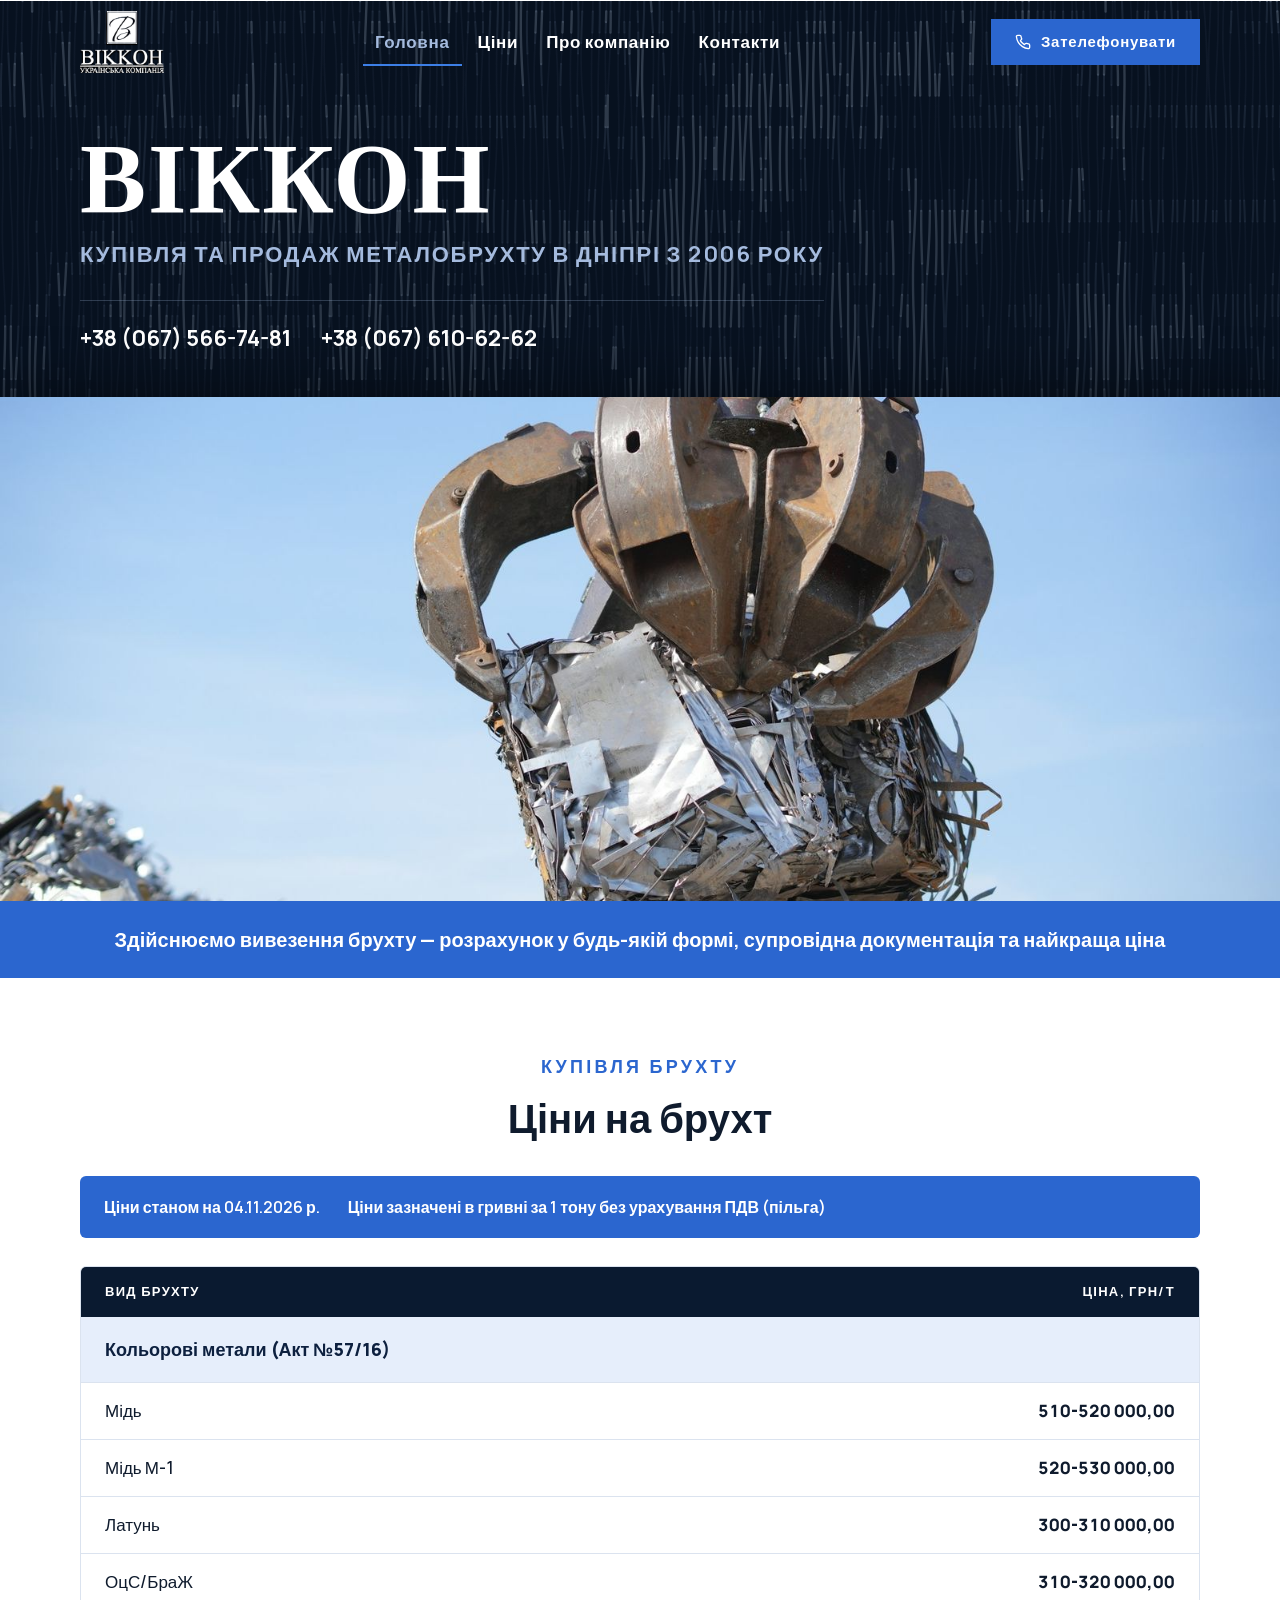
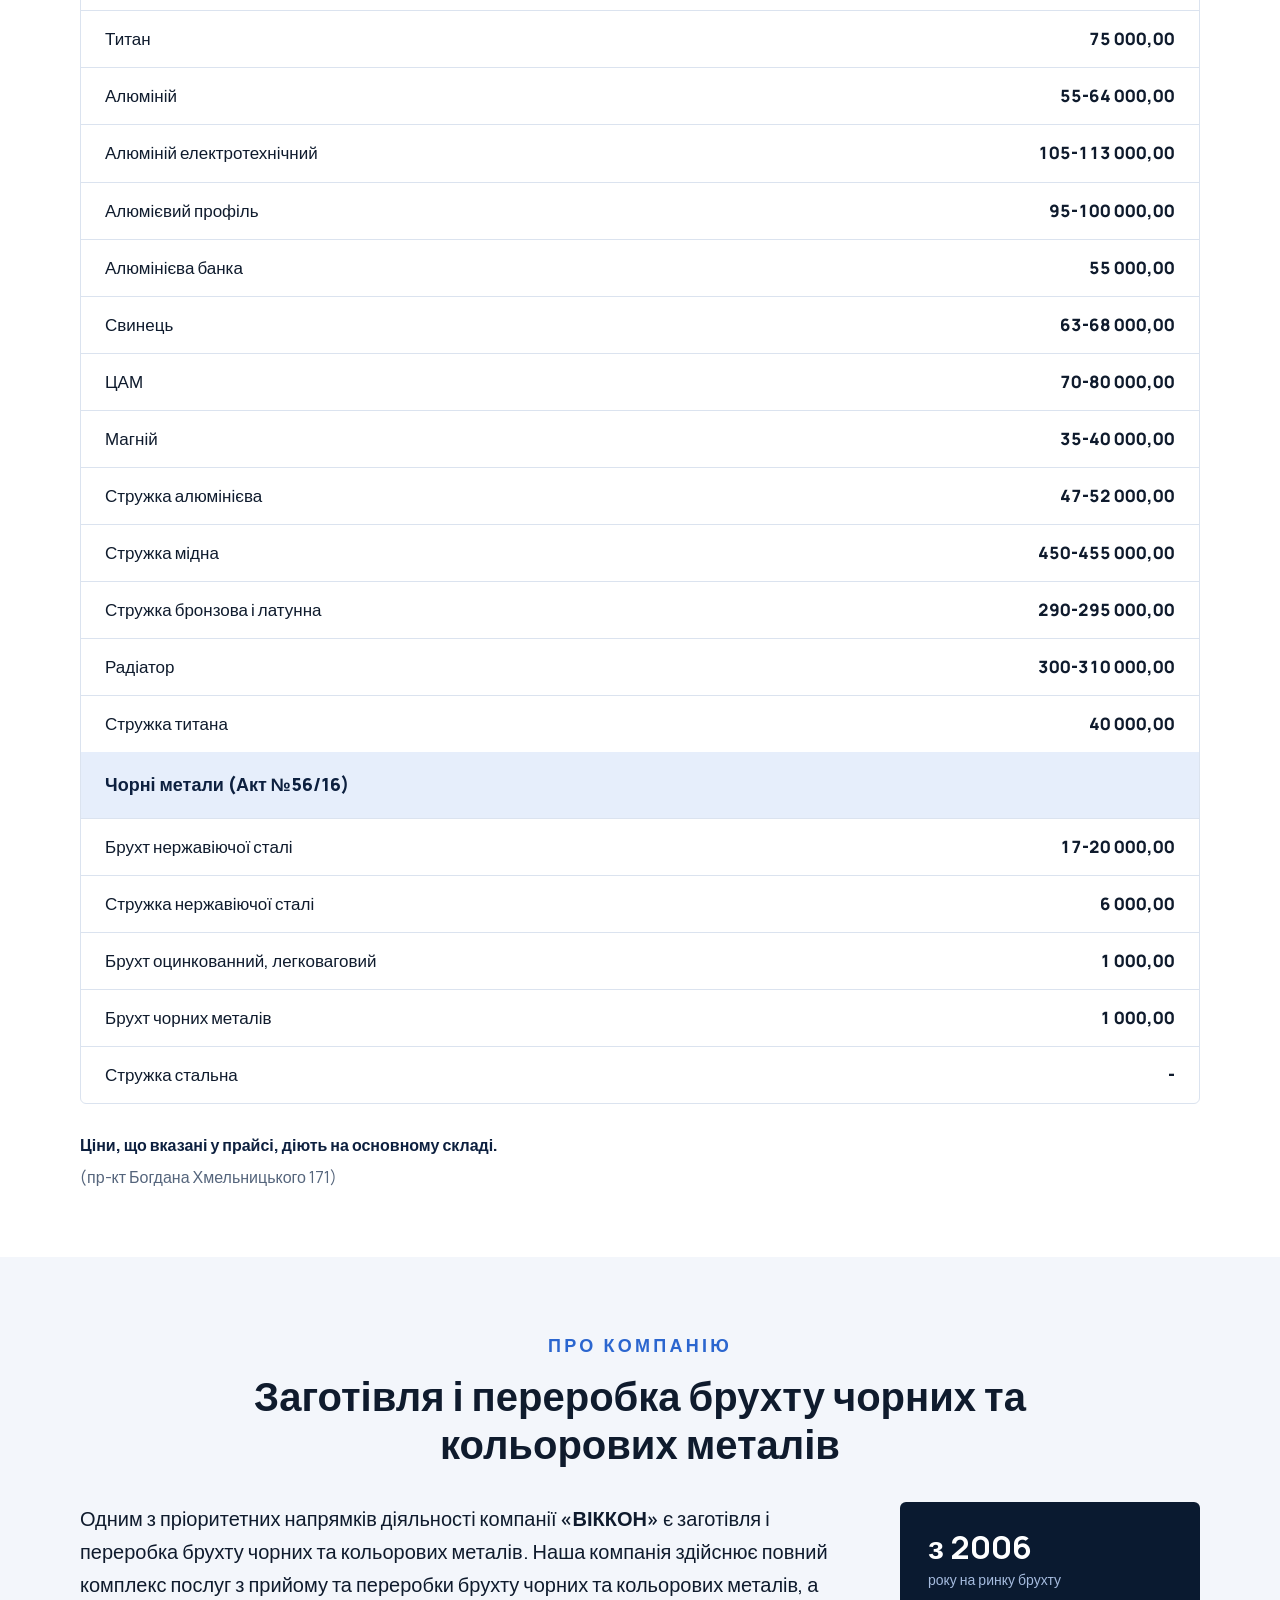
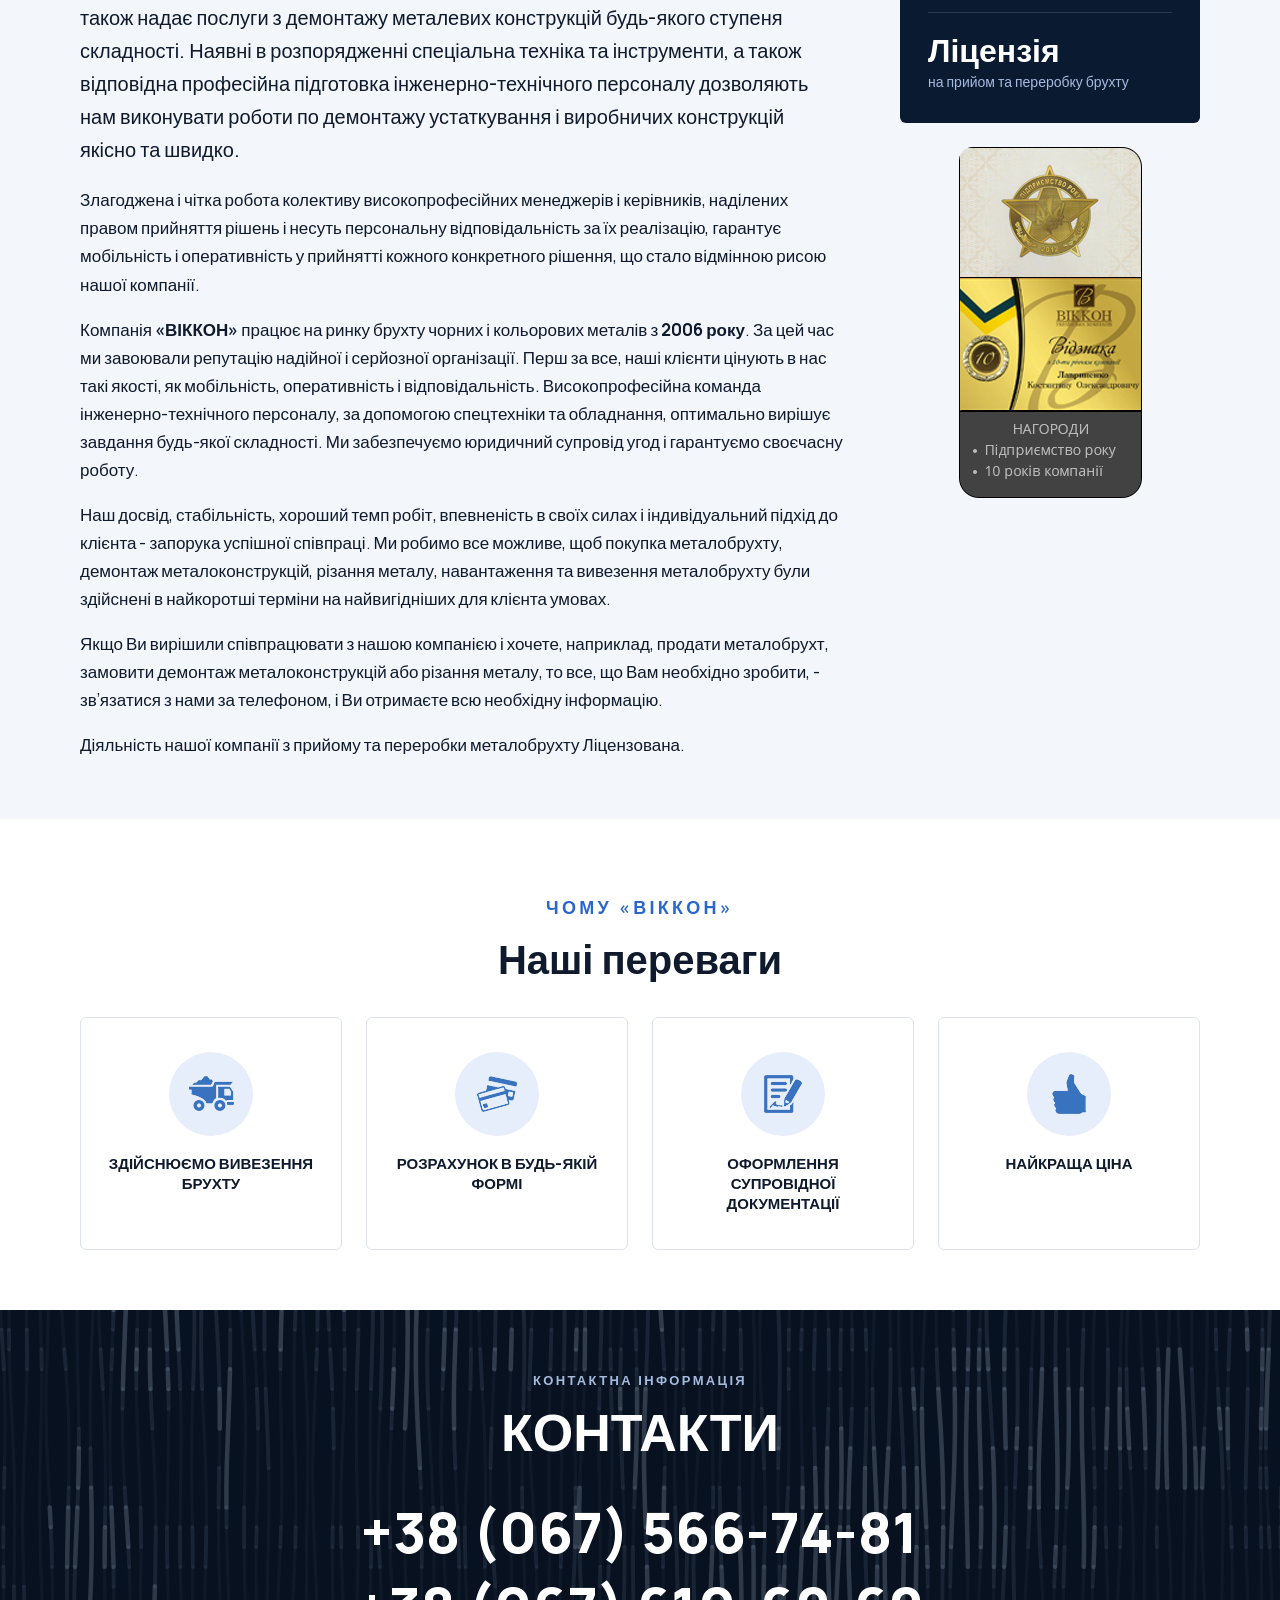
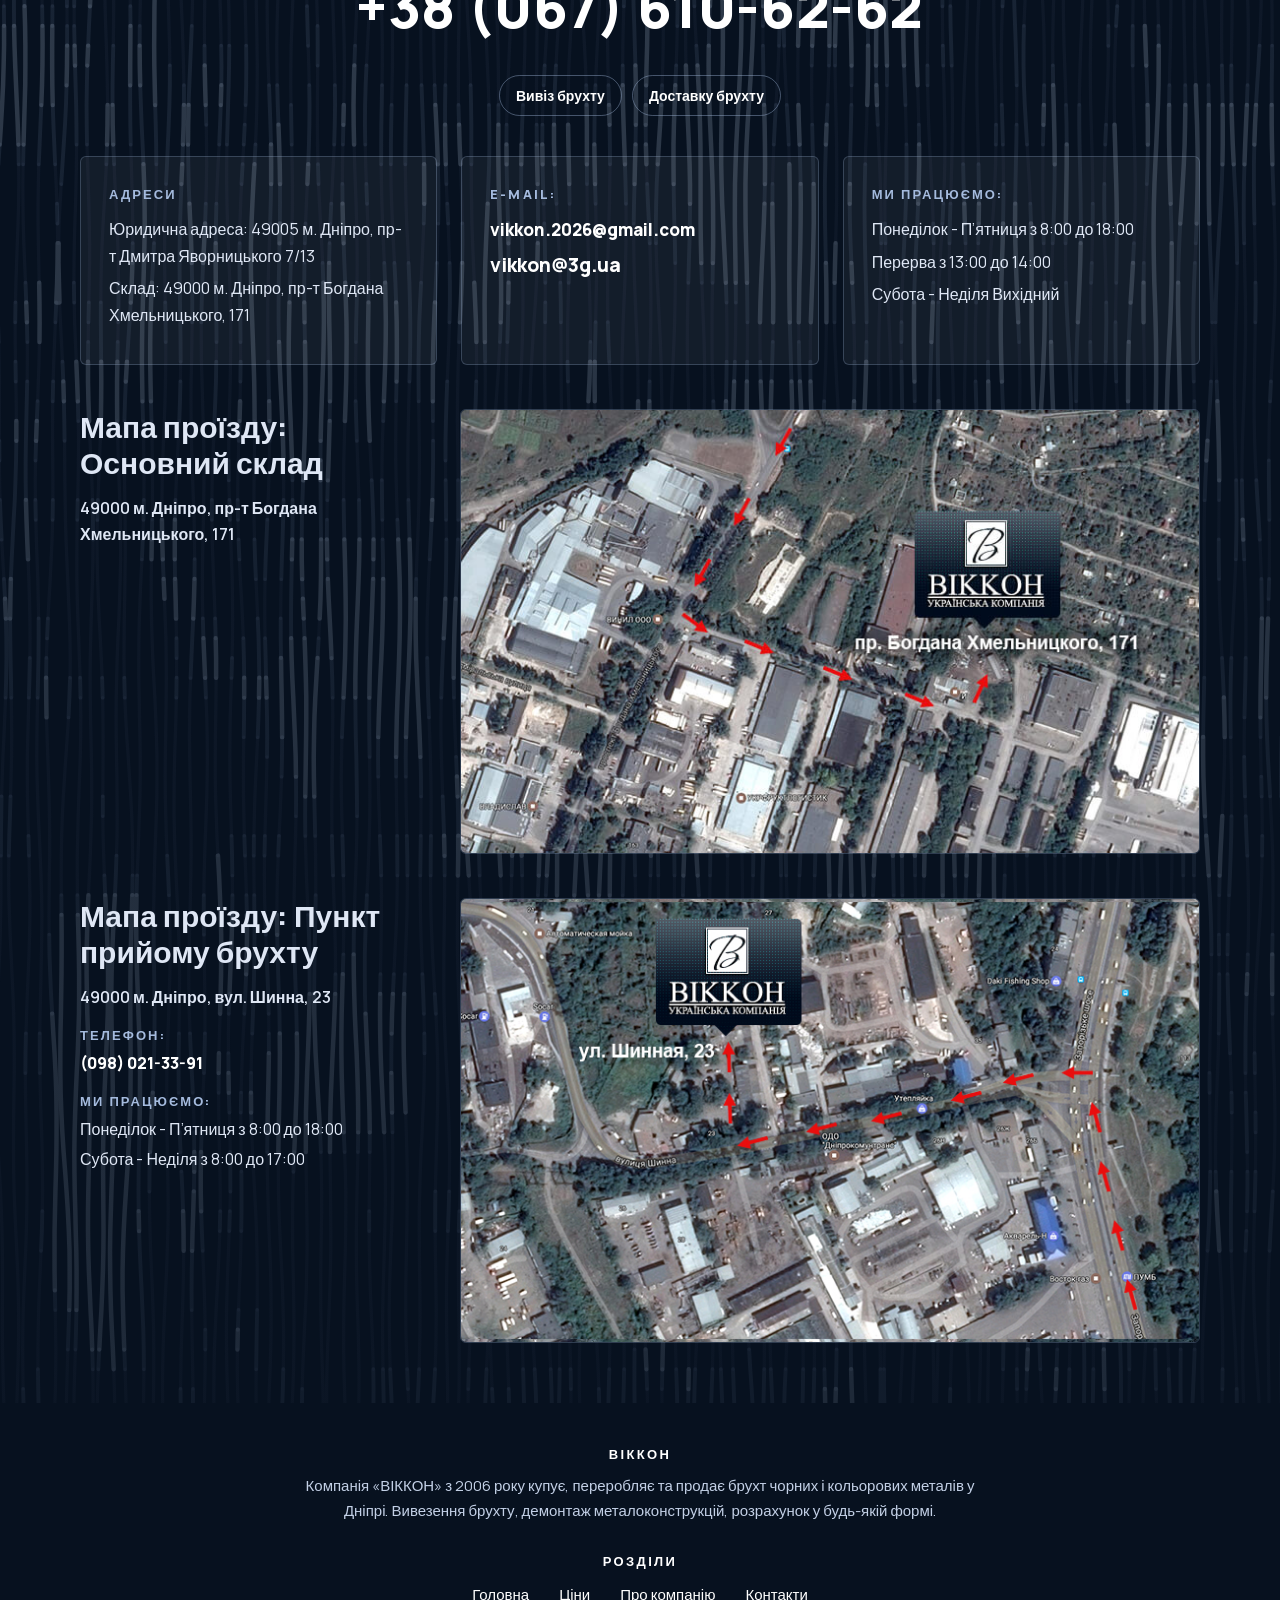
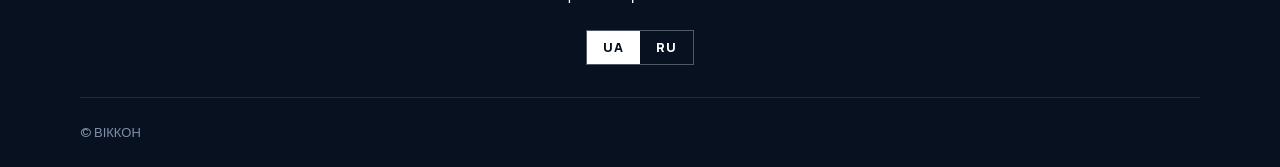
<file: index.html>
<!DOCTYPE html>
<html lang="uk">
<head>
	<meta charset="utf-8">
	<meta name="viewport" content="width=device-width, initial-scale=1, viewport-fit=cover">
	<meta name="theme-color" content="#07111f">
	<title>Купівля та продаж металобрухту в Дніпрі - компанія «ВІККОН» - Vikkon</title>
	<meta name="description" content="Компанія «ВІККОН» з 2006 року купує, переробляє та продає брухт чорних і кольорових металів у Дніпрі. Вивезення брухту, демонтаж металоконструкцій, розрахунок у будь-якій формі.">
	<link rel="alternate" hreflang="uk" href="./">
	<link rel="alternate" hreflang="ru" href="rus/">
	<link rel="icon" href="favicon.ico" sizes="any">
	<link rel="icon" href="favicon-32.png" type="image/png" sizes="32x32">
	<link rel="icon" href="favicon-192.png" type="image/png" sizes="192x192">
	<link rel="apple-touch-icon" href="apple-touch-icon.png">
	<link rel="preload" href="assets/fonts/manrope-cyrillic.woff2" as="font" type="font/woff2" crossorigin>
	<link rel="preload" href="assets/fonts/eb-garamond-cyrillic.woff2" as="font" type="font/woff2" crossorigin>
	<link rel="stylesheet" href="assets/css/style.css">
	<script>document.documentElement.classList.add('js');</script>
	<script src="assets/js/site.js" defer></script>
	<script src="assets/js/slideshow.js" defer></script>
</head>
<body id="top">
	<a class="skip-link" href="#content">Перейти до змісту</a>

	<header class="site-header">
		<div class="container nav">
			<a class="brand" href="#top" title="Головна">
				<img src="assets/img/theme/logo-hd.png" width="476" height="352" alt="ВІККОН — на головну">
			</a>
			<nav class="site-nav" id="site-nav" aria-label="Головне меню">
				<ul>
					<li><a href="#top">Головна</a></li>
					<li><a href="#prices">Ціни</a></li>
					<li><a href="#about">Про компанію</a></li>
					<li><a href="#contacts">Контакти</a></li>
				</ul>
			</nav>
			<a class="btn btn--sm nav-cta" href="tel:+380675667481"><svg width="16" height="16" viewBox="0 0 24 24" aria-hidden="true"><path d="M22 16.92v3a2 2 0 0 1-2.18 2 19.8 19.8 0 0 1-8.63-3.07 19.5 19.5 0 0 1-6-6A19.8 19.8 0 0 1 2.12 4.18 2 2 0 0 1 4.11 2h3a2 2 0 0 1 2 1.72c.13.96.36 1.9.7 2.81a2 2 0 0 1-.45 2.11L8.09 9.91a16 16 0 0 0 6 6l1.27-1.27a2 2 0 0 1 2.11-.45c.91.34 1.85.57 2.81.7A2 2 0 0 1 22 16.92z" fill="none" stroke="currentColor" stroke-width="2" stroke-linecap="round" stroke-linejoin="round"/></svg> <span>Зателефонувати</span></a>
			<button class="nav-toggle" type="button" aria-expanded="false" aria-controls="site-nav" aria-label="Меню"><span></span></button>
		</div>
	</header>

	<main id="content" tabindex="-1">

		<section class="hero metal" aria-labelledby="hero-title">
			<div class="container hero-main">
				<div class="hero-text">
					<h1 id="hero-title">
						<span class="hero-name">ВІККОН</span>
						<span class="hero-kicker">Купівля та продаж металобрухту в Дніпрі з 2006 року</span>
					</h1>
					<ul class="hero-contacts">
						<li><a href="tel:+380675667481">+38 (067) 566-74-81</a></li>
						<li><a href="tel:+380676106262">+38 (067) 610-62-62</a></li>
					</ul>
				</div>
			</div>
			<div class="hero-visual">
				<div id="img_top_content" aria-hidden="true">
						<img src="assets/img/banners/slide-1.jpg" width="1600" height="1067" alt="" class="active">
						<img src="assets/img/banners/slide-2.jpg" width="1600" height="1067" alt="">
						<img src="assets/img/banners/slide-3.jpg" width="1600" height="1067" alt="">
						<img src="assets/img/banners/slide-4.jpg" width="1600" height="1067" alt="">
						<img src="assets/img/banners/slide-5.jpg" width="1600" height="1067" alt="">
						<img src="assets/img/banners/slide-6.jpg" width="1600" height="1067" alt="">
						<img src="assets/img/banners/slide-7.jpg" width="1600" height="1067" alt="">
				</div>
			</div>
		</section>

		<div class="note-band">
			<div class="container">Здійснюємо вивезення брухту — розрахунок у будь-якій формі, супровідна документація та найкраща ціна</div>
		</div>

		<section class="section" id="prices" aria-labelledby="prices-title">
			<div class="container">
				<div class="section-title">
					<p class="eyebrow">Купівля брухту</p>
					<h2 id="prices-title">Ціни на брухт</h2>
				</div>
				<div class="price-meta">
					<p>Ціни станом на <time datetime="2026-11-04">04.11.2026 р.</time></p>
					<p>Ціни зазначені в гривні за 1 тону без урахування ПДВ (пільга)</p>
				</div>

				<div class="table-wrap">
					<table class="price-table">
						<caption class="visually-hidden">Ціни на брухт, грн за 1 тонну без ПДВ, станом на 04.11.2026</caption>
						<thead>
							<tr>
								<th scope="col">Вид брухту</th>
								<th scope="col">Ціна, грн/т</th>
							</tr>
						</thead>
						<tbody>
							<tr><th scope="colgroup" colspan="2">Кольорові метали (Акт №57/16)</th></tr>
							<tr><th scope="row">Мідь</th><td>510-520 000,00</td></tr>
							<tr><th scope="row">Мідь М-1</th><td>520-530 000,00</td></tr>
							<tr><th scope="row">Латунь</th><td>300-310 000,00</td></tr>
							<tr><th scope="row">ОцС/БраЖ</th><td>310-320 000,00</td></tr>
							<tr><th scope="row">Титан</th><td>75 000,00</td></tr>
							<tr><th scope="row">Алюміній</th><td>55-64 000,00</td></tr>
							<tr><th scope="row">Алюміній електротехнічний</th><td>105-113 000,00</td></tr>
							<tr><th scope="row">Алюмієвий профіль</th><td>95-100 000,00</td></tr>
							<tr><th scope="row">Алюмінієва банка</th><td>55 000,00</td></tr>
							<tr><th scope="row">Свинець</th><td>63-68 000,00</td></tr>
							<tr><th scope="row">ЦАМ</th><td>70-80 000,00</td></tr>
							<tr><th scope="row">Магній</th><td>35-40 000,00</td></tr>
							<tr><th scope="row">Стружка алюмінієва</th><td>47-52 000,00</td></tr>
							<tr><th scope="row">Стружка мідна</th><td>450-455 000,00</td></tr>
							<tr><th scope="row">Стружка бронзова і латунна</th><td>290-295 000,00</td></tr>
							<tr><th scope="row">Радіатор</th><td>300-310 000,00</td></tr>
							<tr><th scope="row">Стружка титана</th><td>40 000,00</td></tr>
						</tbody>
						<tbody>
							<tr><th scope="colgroup" colspan="2">Чорні метали (Акт №56/16)</th></tr>
							<tr><th scope="row">Брухт нержавіючої сталі</th><td>17-20 000,00</td></tr>
							<tr><th scope="row">Стружка нержавіючої сталі</th><td>6 000,00</td></tr>
							<tr><th scope="row">Брухт оцинкованний, легковаговий</th><td>1 000,00</td></tr>
							<tr><th scope="row">Брухт чорних металів</th><td>1 000,00</td></tr>
							<tr><th scope="row">Стружка стальна</th><td><span aria-hidden="true">-</span><span class="visually-hidden">ціну не вказано</span></td></tr>
						</tbody>
					</table>
				</div>

				<div class="price-notes">
					<p class="price-note">Ціни, що вказані у прайсі, діють на основному складі.</p>
					<p>(пр-кт Богдана Хмельницького 171)</p>
				</div>

			</div>
		</section>

		<section class="section section--soft" id="about" aria-labelledby="about-title">
			<div class="container">
				<div class="section-title">
					<p class="eyebrow">Про компанію</p>
					<h2 id="about-title">Заготівля і переробка брухту чорних та кольорових металів</h2>
				</div>
				<div class="about">
					<div class="about__text">
						<p>Одним з пріоритетних напрямків діяльності компанії <strong>«ВІККОН»</strong> є заготівля і переробка брухту чорних та кольорових металів. Наша компанія здійснює повний комплекс послуг з прийому та переробки брухту чорних та кольорових металів, а також надає послуги з демонтажу металевих конструкцій будь-якого ступеня складності. Наявні в розпорядженні спеціальна техніка та інструменти, а також відповідна професійна підготовка інженерно-технічного персоналу дозволяють нам виконувати роботи по демонтажу устаткування і виробничих конструкцій якісно та швидко.</p>

						<p>Злагоджена і чітка робота колективу високопрофесійних менеджерів і керівників, наділених правом прийняття рішень і несуть персональну відповідальність за їх реалізацію, гарантує мобільність і оперативність у прийнятті кожного конкретного рішення, що стало відмінною рисою нашої компанії.</p>

						<p>Компанія <strong>«ВІККОН»</strong> працює на ринку брухту чорних і кольорових металів з <strong>2006 року</strong>. За цей час ми завоювали репутацію надійної і серйозної організації. Перш за все, наші клієнти цінують в нас такі якості, як мобільність, оперативність і відповідальність. Високопрофесійна команда інженерно-технічного персоналу, за допомогою спецтехніки та обладнання, оптимально вирішує завдання будь-якої складності. Ми забезпечуємо юридичний супровід угод і гарантуємо своєчасну роботу.</p>

						<p>Наш досвід, стабільність, хороший темп робіт, впевненість в своїх силах і індивідуальний підхід до клієнта - запорука успішної співпраці. Ми робимо все можливе, щоб покупка металобрухту, демонтаж металоконструкцій, різання металу, навантаження та вивезення металобрухту були здійснені в найкоротші терміни на найвигідніших для клієнта умовах.</p>

						<p>Якщо Ви вирішили співпрацювати з нашою компанією і хочете, наприклад, продати металобрухт, замовити демонтаж металоконструкцій або різання металу, то все, що Вам необхідно зробити, - зв’язатися з нами за телефоном, і Ви отримаєте всю необхідну інформацію.</p>

						<p>Діяльність нашої компанії з прийому та переробки металобрухту Ліцензована.</p>
					</div>

					<div class="about__side">
						<ul class="facts">
							<li><b>з 2006</b><span>року на ринку брухту</span></li>
							<li><b>Ліцензія</b><span>на прийом та переробку брухту</span></li>
						</ul>
						<section aria-labelledby="awards-title">
							<h3 class="visually-hidden" id="awards-title">Нагороди</h3>
							<p class="awards"><button class="zoom" type="button" data-full="assets/img/theme/awards-hd.png" aria-label="Відкрити нагороди на весь екран"><img src="assets/img/theme/contact3.png" width="183" height="351" alt="Нагороди: «Підприємство року» та відзнака «10 років компанії»" loading="lazy"></button></p>
						</section>
					</div>
				</div>
			</div>
		</section>

		<section class="section" aria-labelledby="utp-title">
			<div class="container">
				<div class="section-title">
					<p class="eyebrow">Чому «ВІККОН»</p>
					<h2 id="utp-title">Наші переваги</h2>
				</div>
				<ul class="benefits">
					<li class="benefit">
						<span class="benefit__icon"><img src="assets/img/theme/utp_1.png" width="45" height="35" alt=""></span>
						<p class="benefit__text">Здійснюємо вивезення брухту</p>
					</li>
					<li class="benefit">
						<span class="benefit__icon"><img src="assets/img/theme/utp_2.png" width="40" height="36" alt=""></span>
						<p class="benefit__text">Розрахунок в будь-якій формі</p>
					</li>
					<li class="benefit">
						<span class="benefit__icon"><img src="assets/img/theme/utp_3.png" width="38" height="38" alt=""></span>
						<p class="benefit__text">Оформлення супровідної документації</p>
					</li>
					<li class="benefit">
						<span class="benefit__icon"><img src="assets/img/theme/utp_4.png" width="34" height="40" alt=""></span>
						<p class="benefit__text">Найкраща ціна</p>
					</li>
				</ul>
			</div>
		</section>


		<section class="cta metal" id="contacts" aria-labelledby="contacts-title">
			<div class="container">
				<p class="eyebrow">Контактна інформація</p>
				<h2 id="contacts-title">Контакти</h2>
				<ul class="cta-phones">
					<li><a href="tel:+380675667481">+38 (067) 566-74-81</a></li>
					<li><a href="tel:+380676106262">+38 (067) 610-62-62</a></li>
				</ul>
				<p class="visually-hidden">Додатково надаємо:</p>
				<ul class="chips" aria-label="Додатково надаємо">
					<li>Вивіз брухту</li>
					<li>Доставку брухту</li>
				</ul>

				<div class="contact-cards">
					<section class="contact-card" aria-labelledby="c-addr">
						<h3 id="c-addr">Адреси</h3>
						<address>
							<p>Юридична адреса: 49005 м. Дніпро, пр-т Дмитра Яворницького 7/13</p>
							<p>Склад: 49000 м. Дніпро, пр-т Богдана Хмельницького, 171</p>
						</address>
					</section>
					<section class="contact-card" aria-labelledby="c-email">
						<h3 id="c-email">E-mail:</h3>
						<ul>
							<li class="contact-email-main"><a href="mailto:vikkon.2026@gmail.com">vikkon.2026@gmail.com</a></li>
							<li><a href="mailto:vikkon@3g.ua">vikkon@3g.ua</a></li>
						</ul>
					</section>
					<section class="contact-card" aria-labelledby="c-hours">
						<h3 id="c-hours">Ми працюємо:</h3>
						<ul>
							<li>Понеділок - П’ятниця з 8:00 до 18:00</li>
							<li>Перерва з 13:00 до 14:00</li>
							<li>Субота - Неділя Вихідний</li>
						</ul>
					</section>
				</div>

				<section class="location" aria-labelledby="map-main">
					<div>
						<h2 id="map-main">Мапа проїзду: Основний склад</h2>
						<address>49000 м. Дніпро, пр-т Богдана Хмельницького, 171</address>
					</div>
					<figure class="location__map">
						<img src="assets/img/content/hmel.jpg" width="750" height="450" alt="Карта проїзду до основного складу: м. Дніпро, пр-т Богдана Хмельницького, 171" loading="lazy">
					</figure>
				</section>

				<section class="location" aria-labelledby="map-point">
					<div>
						<h2 id="map-point">Мапа проїзду: Пункт прийому брухту</h2>
						<address>49000 м. Дніпро, вул. Шинна, 23</address>
						<h3>Телефон:</h3>
						<ul><li><a href="tel:+380980213391">(098) 021-33-91</a></li></ul>
						<h3>Ми працюємо:</h3>
						<ul>
							<li>Понеділок - П’ятниця з 8:00 до 18:00</li>
							<li>Субота - Неділя з 8:00 до 17:00</li>
						</ul>
					</div>
					<figure class="location__map">
						<img src="assets/img/content/shin.jpg" width="750" height="450" alt="Карта проїзду до пункту прийому брухту: м. Дніпро, вул. Шинна, 23" loading="lazy">
					</figure>
				</section>
			</div>
		</section>
	</main>

	<footer class="site-footer">
		<div class="container">
			<div class="footer-about">
				<h2>ВІККОН</h2>
				<p>Компанія «ВІККОН» з 2006 року купує, переробляє та продає брухт чорних і кольорових металів у Дніпрі. Вивезення брухту, демонтаж металоконструкцій, розрахунок у будь-якій формі.</p>
			</div>
			<nav class="footer-nav" aria-label="Меню в підвалі">
				<h2>Розділи</h2>
				<ul>
					<li><a href="#top">Головна</a></li>
					<li><a href="#prices">Ціни</a></li>
					<li><a href="#about">Про компанію</a></li>
					<li><a href="#contacts">Контакти</a></li>
				</ul>
				<div class="lang-toggle" role="group" aria-label="Мова сайту">
					<a href="./" lang="uk" hreflang="uk" aria-current="true">UA</a>
					<a href="rus/" lang="ru" hreflang="ru">RU</a>
				</div>
			</nav>
			<div class="footer-bottom">
				<span>&copy; ВІККОН</span>
			</div>
		</div>
	</footer>

	<a class="to-top" href="#top" aria-label="Нагору"><span aria-hidden="true">&uarr;</span><span aria-hidden="true">Вгору</span></a>
</body>
</html>
</file>
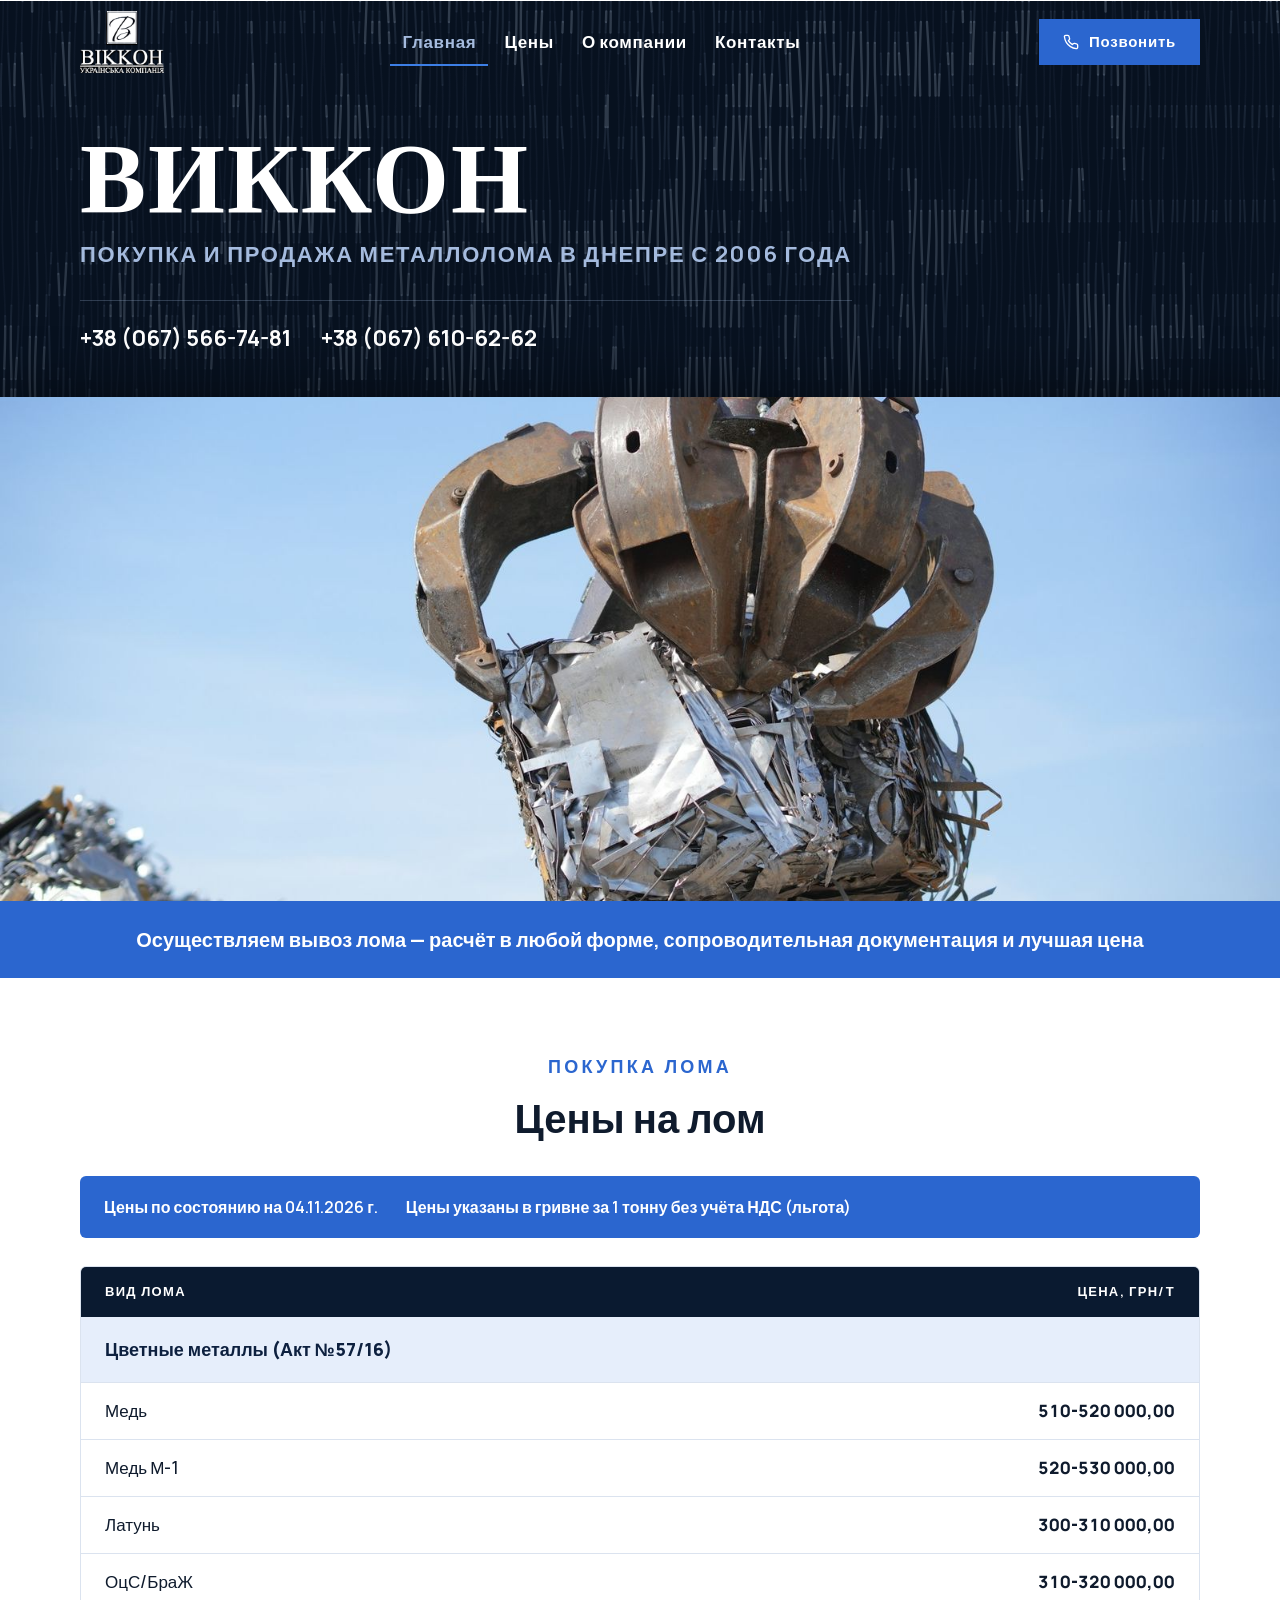
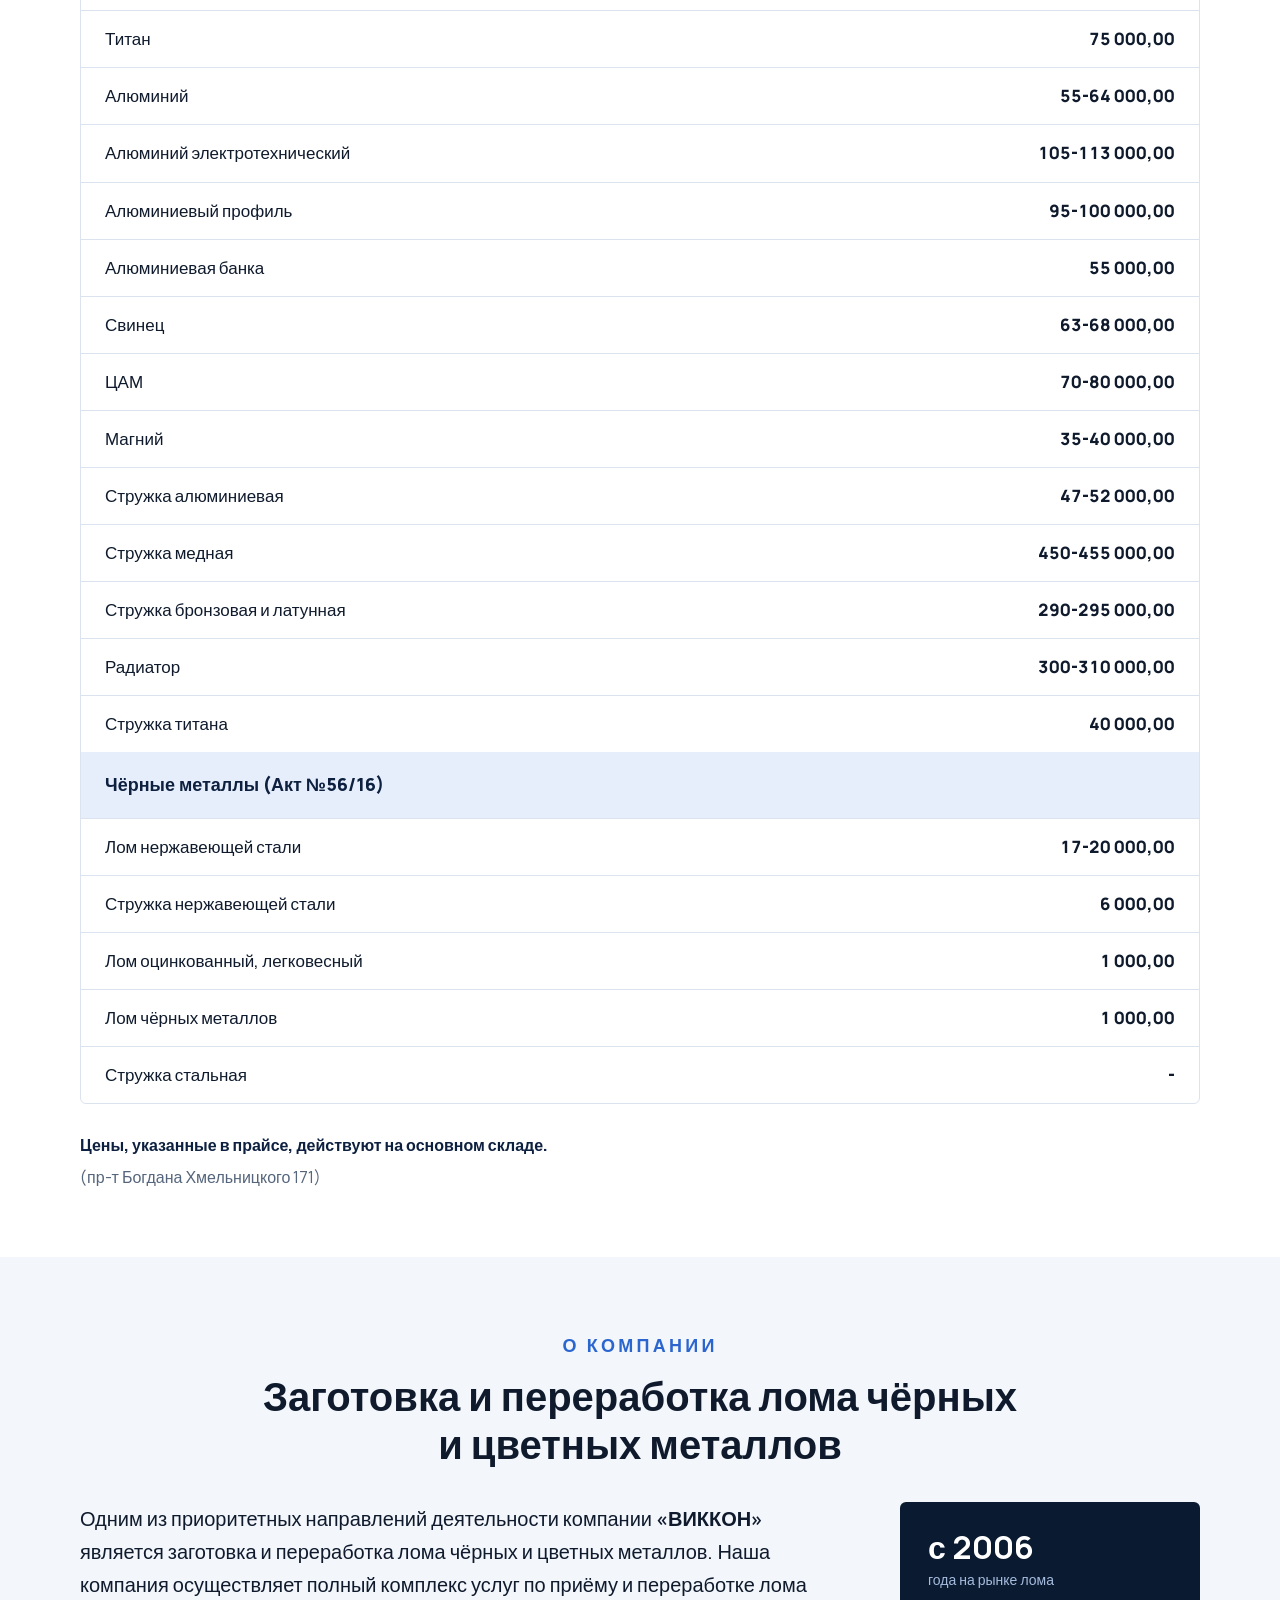
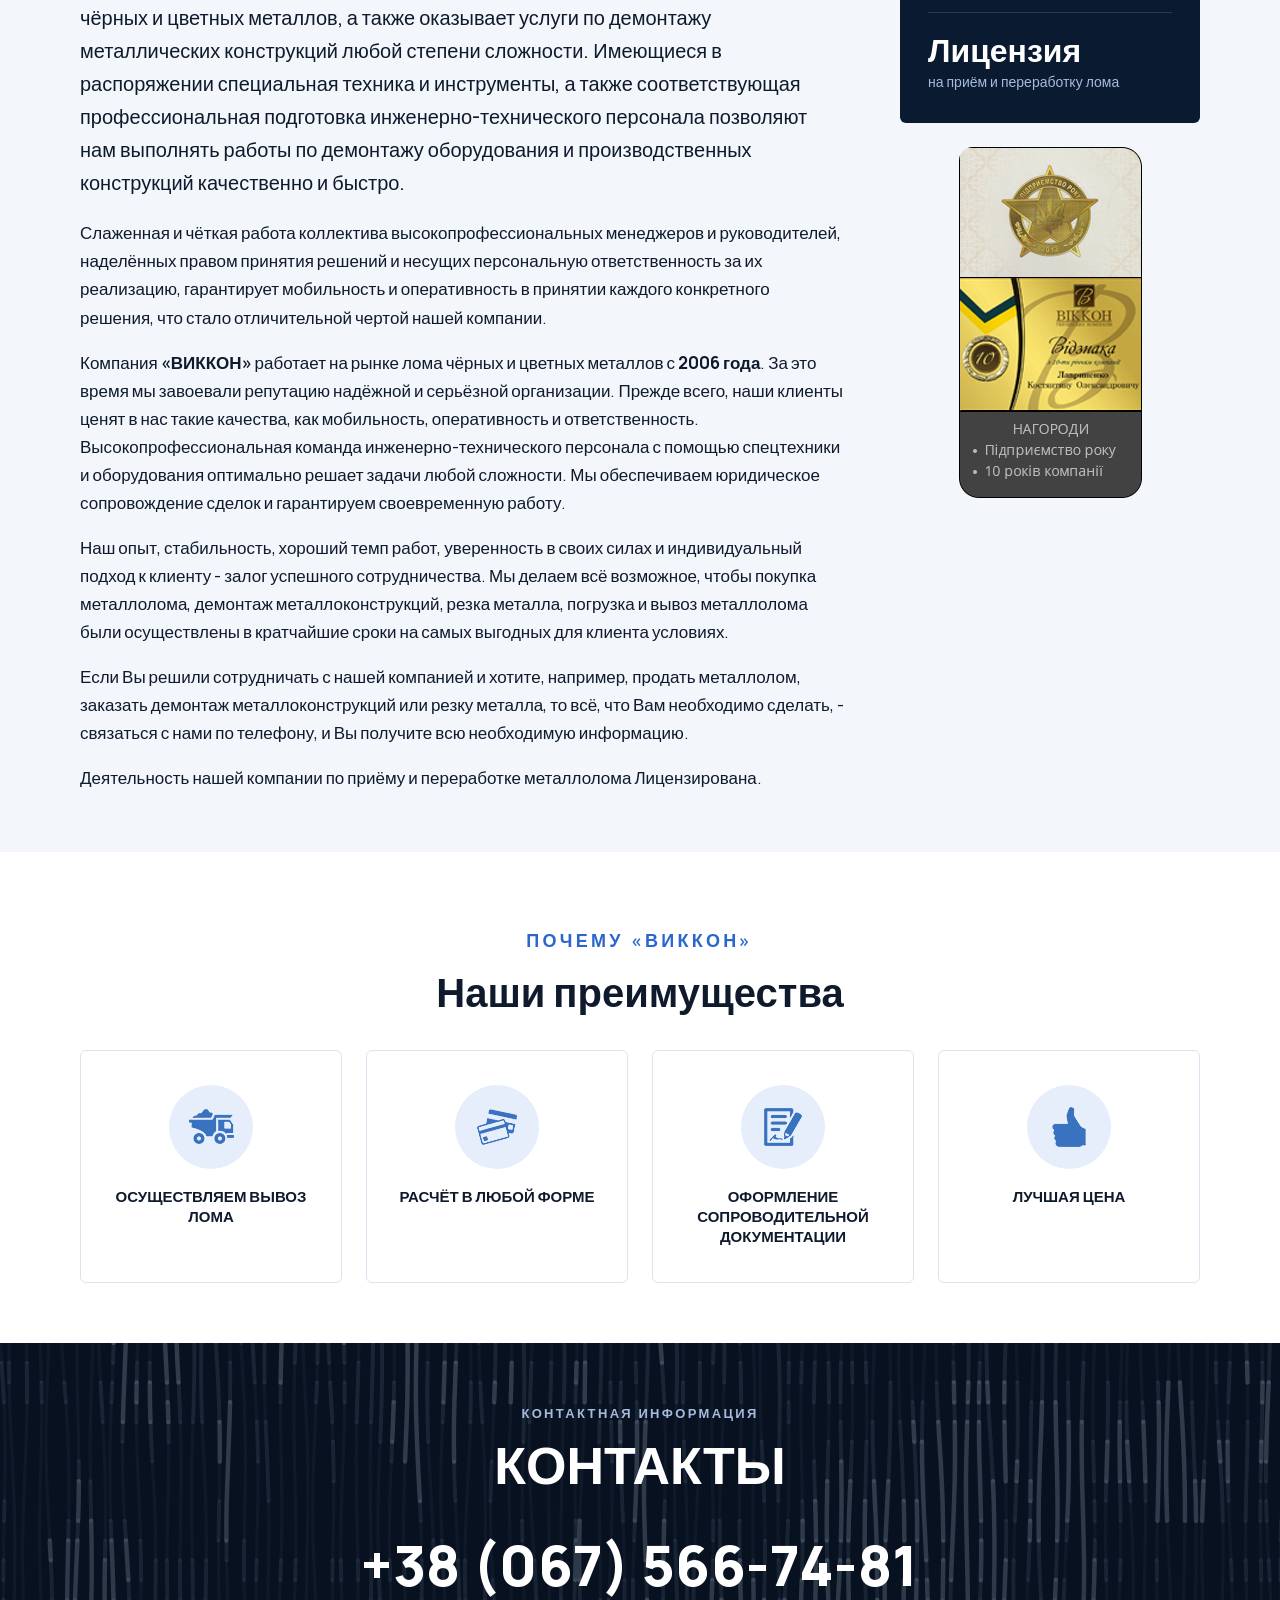
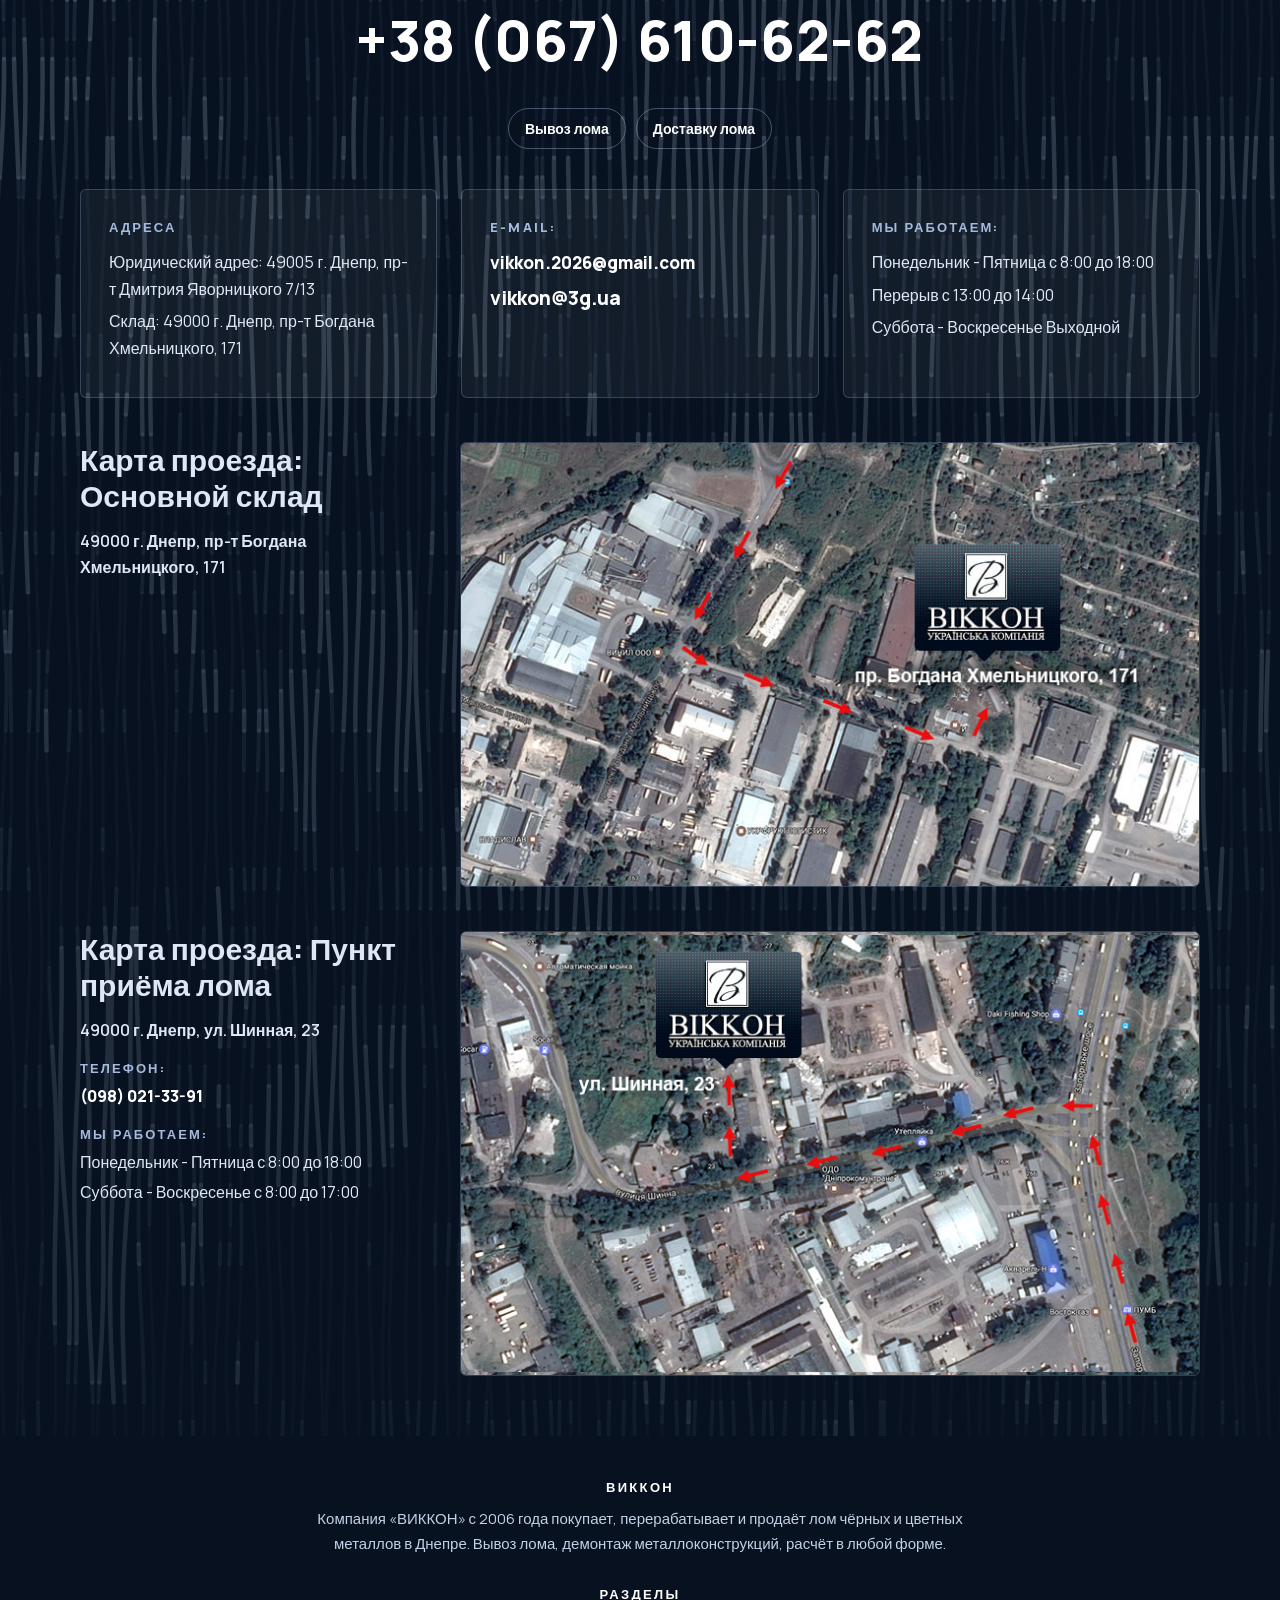
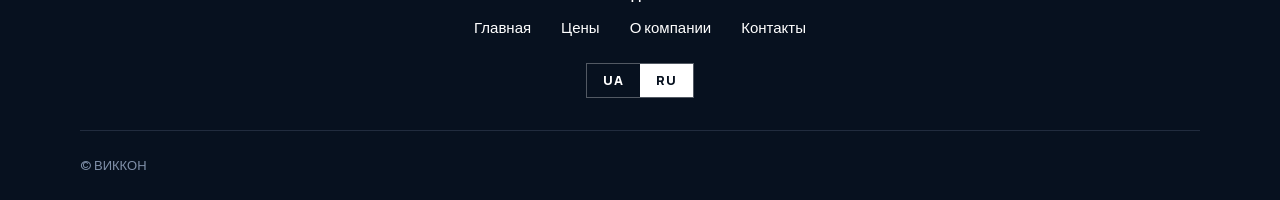
<file: rus/index.html>
<!DOCTYPE html>
<html lang="ru">
<head>
	<meta charset="utf-8">
	<meta name="viewport" content="width=device-width, initial-scale=1, viewport-fit=cover">
	<meta name="theme-color" content="#07111f">
	<title>Покупка и продажа металлолома в Днепре - компания «ВИККОН» - Vikkon</title>
	<meta name="description" content="Компания «ВИККОН» с 2006 года покупает, перерабатывает и продаёт лом чёрных и цветных металлов в Днепре. Вывоз лома, демонтаж металлоконструкций, расчёт в любой форме.">
	<link rel="alternate" hreflang="uk" href="../">
	<link rel="alternate" hreflang="ru" href="./">
	<link rel="icon" href="../favicon.ico" sizes="any">
	<link rel="icon" href="../favicon-32.png" type="image/png" sizes="32x32">
	<link rel="icon" href="../favicon-192.png" type="image/png" sizes="192x192">
	<link rel="apple-touch-icon" href="../apple-touch-icon.png">
	<link rel="preload" href="../assets/fonts/manrope-cyrillic.woff2" as="font" type="font/woff2" crossorigin>
	<link rel="preload" href="../assets/fonts/eb-garamond-cyrillic.woff2" as="font" type="font/woff2" crossorigin>
	<link rel="stylesheet" href="../assets/css/style.css">
	<script>document.documentElement.classList.add('js');</script>
	<script src="../assets/js/site.js" defer></script>
	<script src="../assets/js/slideshow.js" defer></script>
</head>
<body id="top">
	<a class="skip-link" href="#content">Перейти к содержанию</a>

	<header class="site-header">
		<div class="container nav">
			<a class="brand" href="#top" title="Главная">
				<img src="../assets/img/theme/logo-hd.png" width="476" height="352" alt="ВИККОН — на главную">
			</a>
			<nav class="site-nav" id="site-nav" aria-label="Главное меню">
				<ul>
					<li><a href="#top">Главная</a></li>
					<li><a href="#prices">Цены</a></li>
					<li><a href="#about">О компании</a></li>
					<li><a href="#contacts">Контакты</a></li>
				</ul>
			</nav>
			<a class="btn btn--sm nav-cta" href="tel:+380675667481"><svg width="16" height="16" viewBox="0 0 24 24" aria-hidden="true"><path d="M22 16.92v3a2 2 0 0 1-2.18 2 19.8 19.8 0 0 1-8.63-3.07 19.5 19.5 0 0 1-6-6A19.8 19.8 0 0 1 2.12 4.18 2 2 0 0 1 4.11 2h3a2 2 0 0 1 2 1.72c.13.96.36 1.9.7 2.81a2 2 0 0 1-.45 2.11L8.09 9.91a16 16 0 0 0 6 6l1.27-1.27a2 2 0 0 1 2.11-.45c.91.34 1.85.57 2.81.7A2 2 0 0 1 22 16.92z" fill="none" stroke="currentColor" stroke-width="2" stroke-linecap="round" stroke-linejoin="round"/></svg> <span>Позвонить</span></a>
			<button class="nav-toggle" type="button" aria-expanded="false" aria-controls="site-nav" aria-label="Меню"><span></span></button>
		</div>
	</header>

	<main id="content" tabindex="-1">

		<section class="hero metal" aria-labelledby="hero-title">
			<div class="container hero-main">
				<div class="hero-text">
					<h1 id="hero-title">
						<span class="hero-name">ВИККОН</span>
						<span class="hero-kicker">Покупка и продажа металлолома в Днепре с 2006 года</span>
					</h1>
					<ul class="hero-contacts">
						<li><a href="tel:+380675667481">+38 (067) 566-74-81</a></li>
						<li><a href="tel:+380676106262">+38 (067) 610-62-62</a></li>
					</ul>
				</div>
			</div>
			<div class="hero-visual">
				<div id="img_top_content" aria-hidden="true">
						<img src="../assets/img/banners/slide-1.jpg" width="1600" height="1067" alt="" class="active">
						<img src="../assets/img/banners/slide-2.jpg" width="1600" height="1067" alt="">
						<img src="../assets/img/banners/slide-3.jpg" width="1600" height="1067" alt="">
						<img src="../assets/img/banners/slide-4.jpg" width="1600" height="1067" alt="">
						<img src="../assets/img/banners/slide-5.jpg" width="1600" height="1067" alt="">
						<img src="../assets/img/banners/slide-6.jpg" width="1600" height="1067" alt="">
						<img src="../assets/img/banners/slide-7.jpg" width="1600" height="1067" alt="">
				</div>
			</div>
		</section>

		<div class="note-band">
			<div class="container">Осуществляем вывоз лома — расчёт в любой форме, сопроводительная документация и лучшая цена</div>
		</div>

		<section class="section" id="prices" aria-labelledby="prices-title">
			<div class="container">
				<div class="section-title">
					<p class="eyebrow">Покупка лома</p>
					<h2 id="prices-title">Цены на лом</h2>
				</div>
				<div class="price-meta">
					<p>Цены по состоянию на <time datetime="2026-11-04">04.11.2026 г.</time></p>
					<p>Цены указаны в гривне за 1 тонну без учёта НДС (льгота)</p>
				</div>

				<div class="table-wrap">
					<table class="price-table">
						<caption class="visually-hidden">Цены на лом, грн за 1 тонну без НДС, по состоянию на 04.11.2026</caption>
						<thead>
							<tr>
								<th scope="col">Вид лома</th>
								<th scope="col">Цена, грн/т</th>
							</tr>
						</thead>
						<tbody>
							<tr><th scope="colgroup" colspan="2">Цветные металлы (Акт №57/16)</th></tr>
							<tr><th scope="row">Медь</th><td>510-520 000,00</td></tr>
							<tr><th scope="row">Медь М-1</th><td>520-530 000,00</td></tr>
							<tr><th scope="row">Латунь</th><td>300-310 000,00</td></tr>
							<tr><th scope="row">ОцС/БраЖ</th><td>310-320 000,00</td></tr>
							<tr><th scope="row">Титан</th><td>75 000,00</td></tr>
							<tr><th scope="row">Алюминий</th><td>55-64 000,00</td></tr>
							<tr><th scope="row">Алюминий электротехнический</th><td>105-113 000,00</td></tr>
							<tr><th scope="row">Алюминиевый профиль</th><td>95-100 000,00</td></tr>
							<tr><th scope="row">Алюминиевая банка</th><td>55 000,00</td></tr>
							<tr><th scope="row">Свинец</th><td>63-68 000,00</td></tr>
							<tr><th scope="row">ЦАМ</th><td>70-80 000,00</td></tr>
							<tr><th scope="row">Магний</th><td>35-40 000,00</td></tr>
							<tr><th scope="row">Стружка алюминиевая</th><td>47-52 000,00</td></tr>
							<tr><th scope="row">Стружка медная</th><td>450-455 000,00</td></tr>
							<tr><th scope="row">Стружка бронзовая и латунная</th><td>290-295 000,00</td></tr>
							<tr><th scope="row">Радиатор</th><td>300-310 000,00</td></tr>
							<tr><th scope="row">Стружка титана</th><td>40 000,00</td></tr>
						</tbody>
						<tbody>
							<tr><th scope="colgroup" colspan="2">Чёрные металлы (Акт №56/16)</th></tr>
							<tr><th scope="row">Лом нержавеющей стали</th><td>17-20 000,00</td></tr>
							<tr><th scope="row">Стружка нержавеющей стали</th><td>6 000,00</td></tr>
							<tr><th scope="row">Лом оцинкованный, легковесный</th><td>1 000,00</td></tr>
							<tr><th scope="row">Лом чёрных металлов</th><td>1 000,00</td></tr>
							<tr><th scope="row">Стружка стальная</th><td><span aria-hidden="true">-</span><span class="visually-hidden">цена не указана</span></td></tr>
						</tbody>
					</table>
				</div>

				<div class="price-notes">
					<p class="price-note">Цены, указанные в прайсе, действуют на основном складе.</p>
					<p>(пр-т Богдана Хмельницкого 171)</p>
				</div>

			</div>
		</section>

		<section class="section section--soft" id="about" aria-labelledby="about-title">
			<div class="container">
				<div class="section-title">
					<p class="eyebrow">О компании</p>
					<h2 id="about-title">Заготовка и переработка лома чёрных и цветных металлов</h2>
				</div>
				<div class="about">
					<div class="about__text">
						<p>Одним из приоритетных направлений деятельности компании <strong>«ВИККОН»</strong> является заготовка и переработка лома чёрных и цветных металлов. Наша компания осуществляет полный комплекс услуг по приёму и переработке лома чёрных и цветных металлов, а также оказывает услуги по демонтажу металлических конструкций любой степени сложности. Имеющиеся в распоряжении специальная техника и инструменты, а также соответствующая профессиональная подготовка инженерно-технического персонала позволяют нам выполнять работы по демонтажу оборудования и производственных конструкций качественно и быстро.</p>

						<p>Слаженная и чёткая работа коллектива высокопрофессиональных менеджеров и руководителей, наделённых правом принятия решений и несущих персональную ответственность за их реализацию, гарантирует мобильность и оперативность в принятии каждого конкретного решения, что стало отличительной чертой нашей компании.</p>

						<p>Компания <strong>«ВИККОН»</strong> работает на рынке лома чёрных и цветных металлов с <strong>2006 года</strong>. За это время мы завоевали репутацию надёжной и серьёзной организации. Прежде всего, наши клиенты ценят в нас такие качества, как мобильность, оперативность и ответственность. Высокопрофессиональная команда инженерно-технического персонала с помощью спецтехники и оборудования оптимально решает задачи любой сложности. Мы обеспечиваем юридическое сопровождение сделок и гарантируем своевременную работу.</p>

						<p>Наш опыт, стабильность, хороший темп работ, уверенность в своих силах и индивидуальный подход к клиенту - залог успешного сотрудничества. Мы делаем всё возможное, чтобы покупка металлолома, демонтаж металлоконструкций, резка металла, погрузка и вывоз металлолома были осуществлены в кратчайшие сроки на самых выгодных для клиента условиях.</p>

						<p>Если Вы решили сотрудничать с нашей компанией и хотите, например, продать металлолом, заказать демонтаж металлоконструкций или резку металла, то всё, что Вам необходимо сделать, - связаться с нами по телефону, и Вы получите всю необходимую информацию.</p>

						<p>Деятельность нашей компании по приёму и переработке металлолома Лицензирована.</p>
					</div>

					<div class="about__side">
						<ul class="facts">
							<li><b>с 2006</b><span>года на рынке лома</span></li>
							<li><b>Лицензия</b><span>на приём и переработку лома</span></li>
						</ul>
						<section aria-labelledby="awards-title">
							<h3 class="visually-hidden" id="awards-title">Награды</h3>
							<p class="awards"><button class="zoom" type="button" data-full="../assets/img/theme/awards-hd.png" aria-label="Открыть награды на весь экран"><img src="../assets/img/theme/contact3.png" width="183" height="351" alt="Награды: «Предприятие года» и знак отличия «10 лет компании»" loading="lazy"></button></p>
						</section>
					</div>
				</div>
			</div>
		</section>

		<section class="section" aria-labelledby="utp-title">
			<div class="container">
				<div class="section-title">
					<p class="eyebrow">Почему «ВИККОН»</p>
					<h2 id="utp-title">Наши преимущества</h2>
				</div>
				<ul class="benefits">
					<li class="benefit">
						<span class="benefit__icon"><img src="../assets/img/theme/utp_1.png" width="45" height="35" alt=""></span>
						<p class="benefit__text">Осуществляем вывоз лома</p>
					</li>
					<li class="benefit">
						<span class="benefit__icon"><img src="../assets/img/theme/utp_2.png" width="40" height="36" alt=""></span>
						<p class="benefit__text">Расчёт в любой форме</p>
					</li>
					<li class="benefit">
						<span class="benefit__icon"><img src="../assets/img/theme/utp_3.png" width="38" height="38" alt=""></span>
						<p class="benefit__text">Оформление сопроводительной документации</p>
					</li>
					<li class="benefit">
						<span class="benefit__icon"><img src="../assets/img/theme/utp_4.png" width="34" height="40" alt=""></span>
						<p class="benefit__text">Лучшая цена</p>
					</li>
				</ul>
			</div>
		</section>


		<section class="cta metal" id="contacts" aria-labelledby="contacts-title">
			<div class="container">
				<p class="eyebrow">Контактная информация</p>
				<h2 id="contacts-title">Контакты</h2>
				<ul class="cta-phones">
					<li><a href="tel:+380675667481">+38 (067) 566-74-81</a></li>
					<li><a href="tel:+380676106262">+38 (067) 610-62-62</a></li>
				</ul>
				<p class="visually-hidden">Дополнительно предоставляем:</p>
				<ul class="chips" aria-label="Дополнительно предоставляем">
					<li>Вывоз лома</li>
					<li>Доставку лома</li>
				</ul>

				<div class="contact-cards">
					<section class="contact-card" aria-labelledby="c-addr">
						<h3 id="c-addr">Адреса</h3>
						<address>
							<p>Юридический адрес: 49005 г. Днепр, пр-т Дмитрия Яворницкого 7/13</p>
							<p>Склад: 49000 г. Днепр, пр-т Богдана Хмельницкого, 171</p>
						</address>
					</section>
					<section class="contact-card" aria-labelledby="c-email">
						<h3 id="c-email">E-mail:</h3>
						<ul>
							<li class="contact-email-main"><a href="mailto:vikkon.2026@gmail.com">vikkon.2026@gmail.com</a></li>
							<li><a href="mailto:vikkon@3g.ua">vikkon@3g.ua</a></li>
						</ul>
					</section>
					<section class="contact-card" aria-labelledby="c-hours">
						<h3 id="c-hours">Мы работаем:</h3>
						<ul>
							<li>Понедельник - Пятница с 8:00 до 18:00</li>
							<li>Перерыв с 13:00 до 14:00</li>
							<li>Суббота - Воскресенье Выходной</li>
						</ul>
					</section>
				</div>

				<section class="location" aria-labelledby="map-main">
					<div>
						<h2 id="map-main">Карта проезда: Основной склад</h2>
						<address>49000 г. Днепр, пр-т Богдана Хмельницкого, 171</address>
					</div>
					<figure class="location__map">
						<img src="../assets/img/content/hmel.jpg" width="750" height="450" alt="Карта проезда к основному складу: г. Днепр, пр-т Богдана Хмельницкого, 171" loading="lazy">
					</figure>
				</section>

				<section class="location" aria-labelledby="map-point">
					<div>
						<h2 id="map-point">Карта проезда: Пункт приёма лома</h2>
						<address>49000 г. Днепр, ул. Шинная, 23</address>
						<h3>Телефон:</h3>
						<ul><li><a href="tel:+380980213391">(098) 021-33-91</a></li></ul>
						<h3>Мы работаем:</h3>
						<ul>
							<li>Понедельник - Пятница с 8:00 до 18:00</li>
							<li>Суббота - Воскресенье с 8:00 до 17:00</li>
						</ul>
					</div>
					<figure class="location__map">
						<img src="../assets/img/content/shin.jpg" width="750" height="450" alt="Карта проезда к пункту приёма лома: г. Днепр, ул. Шинная, 23" loading="lazy">
					</figure>
				</section>
			</div>
		</section>
	</main>

	<footer class="site-footer">
		<div class="container">
			<div class="footer-about">
				<h2>ВИККОН</h2>
				<p>Компания «ВИККОН» с 2006 года покупает, перерабатывает и продаёт лом чёрных и цветных металлов в Днепре. Вывоз лома, демонтаж металлоконструкций, расчёт в любой форме.</p>
			</div>
			<nav class="footer-nav" aria-label="Меню в подвале">
				<h2>Разделы</h2>
				<ul>
					<li><a href="#top">Главная</a></li>
					<li><a href="#prices">Цены</a></li>
					<li><a href="#about">О компании</a></li>
					<li><a href="#contacts">Контакты</a></li>
				</ul>
				<div class="lang-toggle" role="group" aria-label="Язык сайта">
					<a href="../" lang="uk" hreflang="uk">UA</a>
					<a href="./" lang="ru" hreflang="ru" aria-current="true">RU</a>
				</div>
			</nav>
			<div class="footer-bottom">
				<span>&copy; ВИККОН</span>
			</div>
		</div>
	</footer>

	<a class="to-top" href="#top" aria-label="Наверх"><span aria-hidden="true">&uarr;</span><span aria-hidden="true">Вверх</span></a>
</body>
</html>
</file>
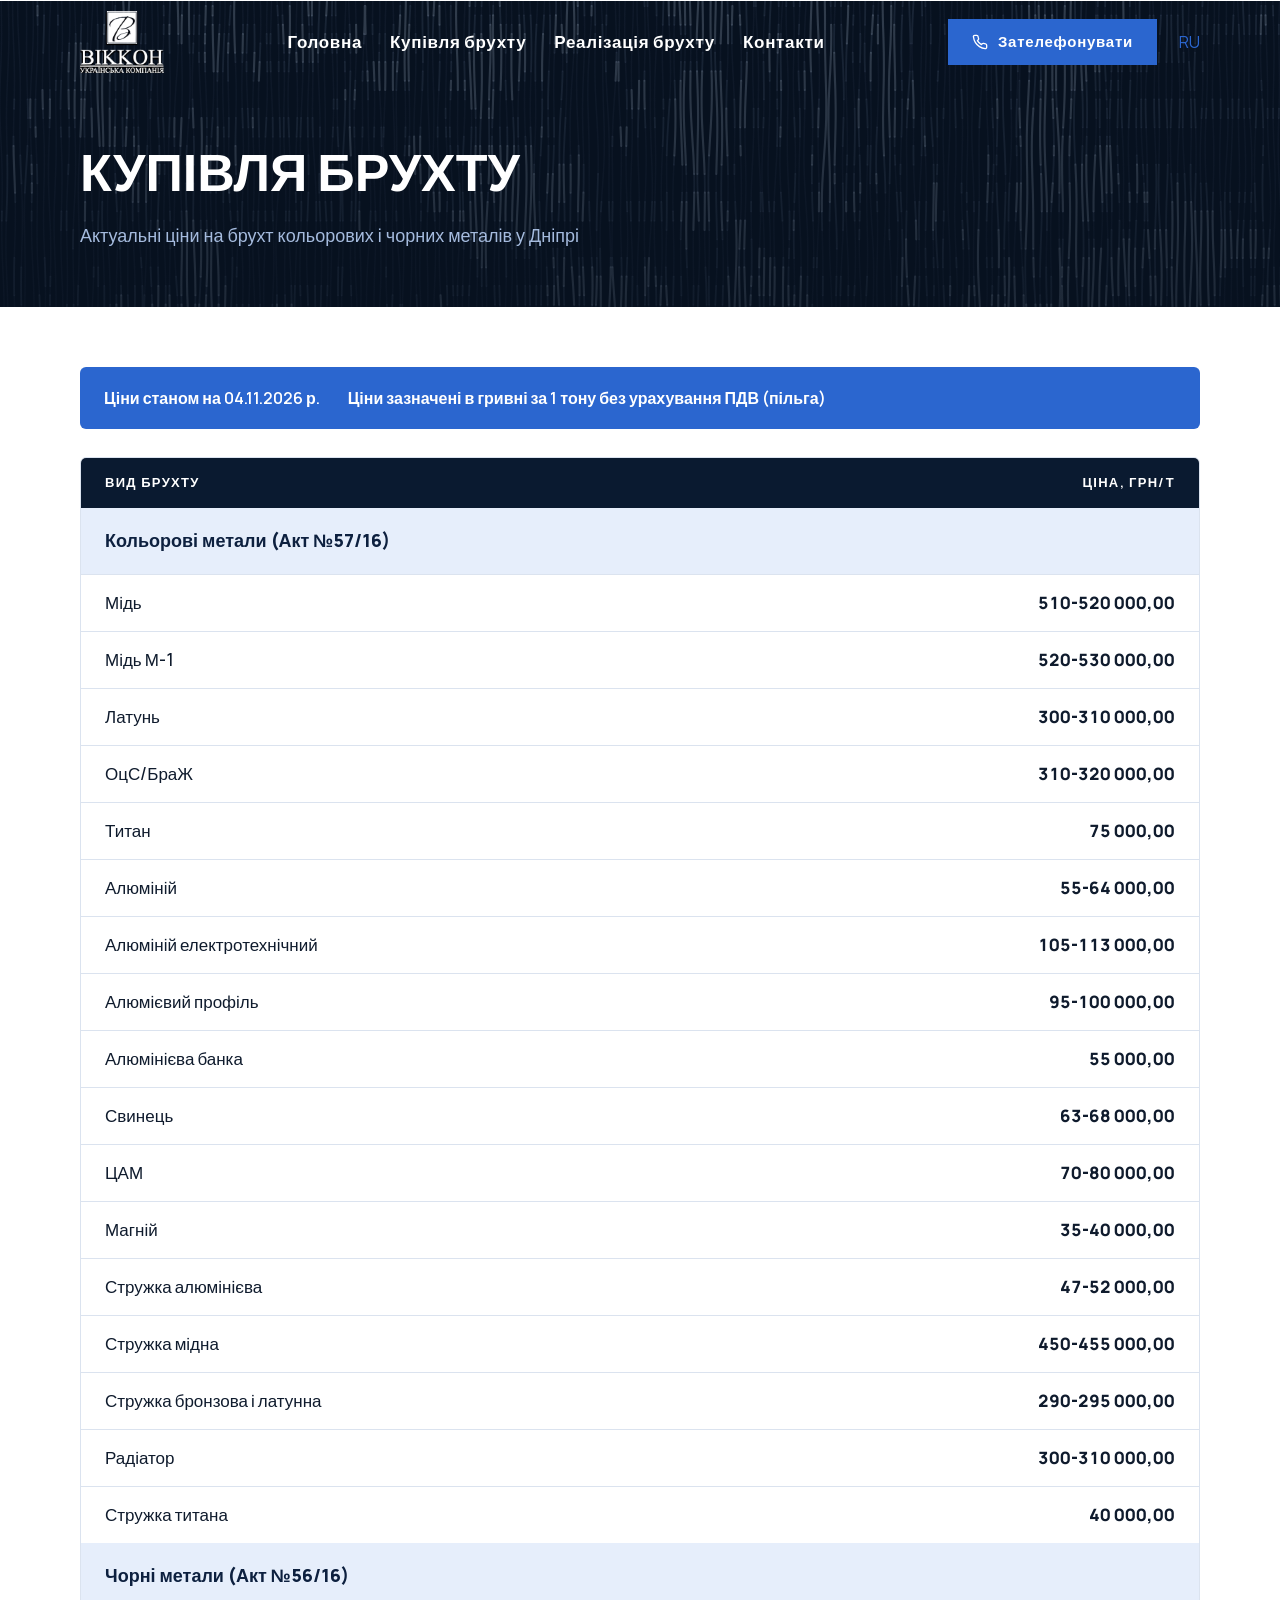
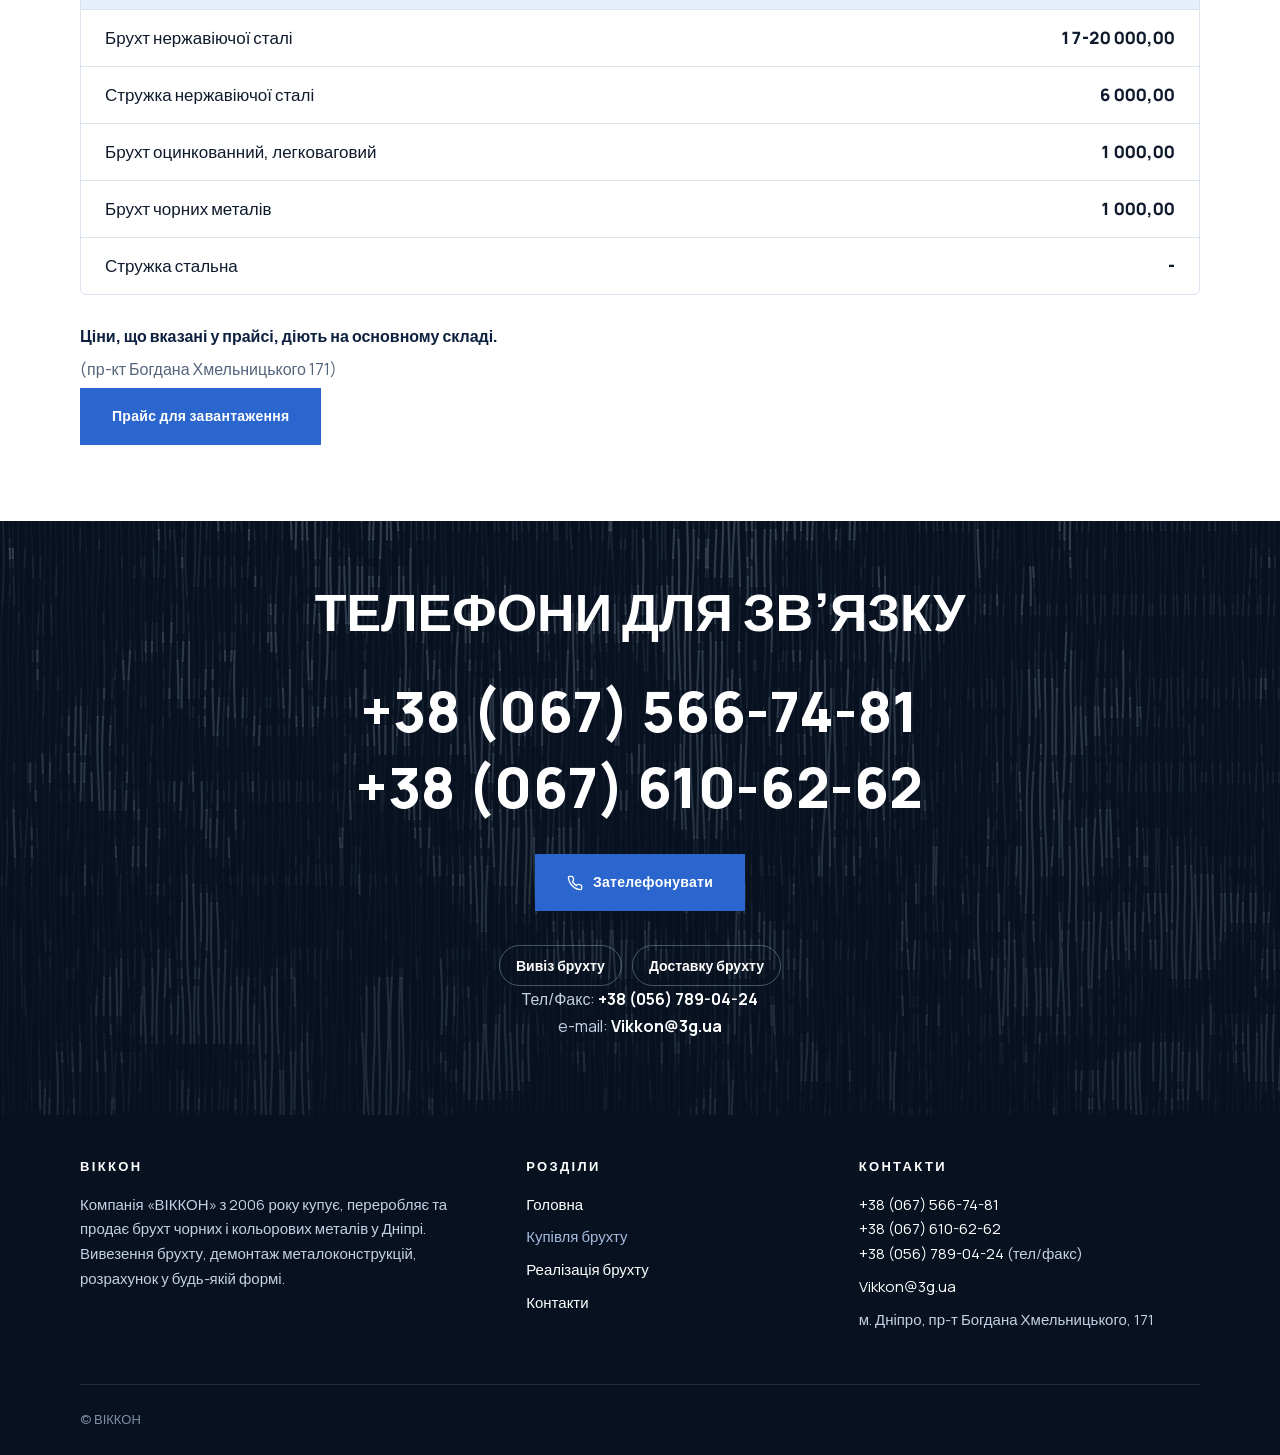
<file: ru/buy_scrap/index.html>
<!DOCTYPE html>
<html lang="uk">
<head>
	<meta charset="utf-8">
	<meta name="viewport" content="width=device-width, initial-scale=1, viewport-fit=cover">
	<meta name="theme-color" content="#07111f">
	<title>Купівля брухту - Vikkon</title>
	<meta name="description" content="Актуальні ціни на брухт кольорових і чорних металів у Дніпрі: мідь, латунь, алюміній, свинець, нержавіюча сталь. Компанія «ВІККОН».">
	<link rel="alternate" hreflang="uk" href="./">
	<link rel="alternate" hreflang="ru" href="../../rus/buy_scrap/">
	<link rel="icon" href="../../favicon.ico" type="image/x-icon">
	<link rel="preload" href="../../assets/fonts/manrope-cyrillic.woff2" as="font" type="font/woff2" crossorigin>
	<link rel="stylesheet" href="../../assets/css/style.css">
	<script>document.documentElement.classList.add('js');</script>
	<script src="../../assets/js/site.js" defer></script>
</head>
<body id="top">
	<a class="skip-link" href="#content">Перейти до змісту</a>

	<header class="site-header">
		<div class="container nav">
			<a class="brand" href="../../" title="Головна">
				<img src="../../assets/img/theme/logo-hd.png" width="476" height="352" alt="ВІККОН — на головну">
			</a>
			<nav class="site-nav" id="site-nav" aria-label="Головне меню">
				<ul>
					<li><a href="../../">Головна</a></li>
					<li><a href="./" aria-current="page">Купівля брухту</a></li>
					<li><a href="../scrap_implementation/">Реалізація брухту</a></li>
					<li><a href="../contacts/">Контакти</a></li>
				</ul>
			</nav>
			<a class="btn btn--sm nav-cta" href="tel:+380675667481"><svg width="16" height="16" viewBox="0 0 24 24" aria-hidden="true"><path d="M22 16.92v3a2 2 0 0 1-2.18 2 19.8 19.8 0 0 1-8.63-3.07 19.5 19.5 0 0 1-6-6A19.8 19.8 0 0 1 2.12 4.18 2 2 0 0 1 4.11 2h3a2 2 0 0 1 2 1.72c.13.96.36 1.9.7 2.81a2 2 0 0 1-.45 2.11L8.09 9.91a16 16 0 0 0 6 6l1.27-1.27a2 2 0 0 1 2.11-.45c.91.34 1.85.57 2.81.7A2 2 0 0 1 22 16.92z" fill="none" stroke="currentColor" stroke-width="2" stroke-linecap="round" stroke-linejoin="round"/></svg> Зателефонувати</a>
			<a class="lang" href="../../rus/buy_scrap/" lang="ru" hreflang="ru" aria-label="Русская версия сайта">RU</a>
			<button class="nav-toggle" type="button" aria-expanded="false" aria-controls="site-nav" aria-label="Меню"><span></span></button>
		</div>
	</header>

	<main id="content" tabindex="-1">

		<section class="page-hero metal">
			<div class="container">
				<h1>Купівля брухту</h1>
				<p>Актуальні ціни на брухт кольорових і чорних металів у Дніпрі</p>
			</div>
		</section>

		<section class="section" aria-label="Прайс">
			<div class="container">
				<div class="price-meta">
					<p>Ціни станом на <time datetime="2026-11-04">04.11.2026 р.</time></p>
					<p>Ціни зазначені в гривні за 1 тону без урахування ПДВ (пільга)</p>
				</div>

				<div class="table-wrap">
					<table class="price-table">
						<caption class="visually-hidden">Ціни на брухт, грн за 1 тонну без ПДВ, станом на 04.11.2026</caption>
						<thead>
							<tr>
								<th scope="col">Вид брухту</th>
								<th scope="col">Ціна, грн/т</th>
							</tr>
						</thead>
						<tbody>
							<tr><th scope="colgroup" colspan="2">Кольорові метали (Акт №57/16)</th></tr>
							<tr><th scope="row">Мідь</th><td>510-520 000,00</td></tr>
							<tr><th scope="row">Мідь М-1</th><td>520-530 000,00</td></tr>
							<tr><th scope="row">Латунь</th><td>300-310 000,00</td></tr>
							<tr><th scope="row">ОцС/БраЖ</th><td>310-320 000,00</td></tr>
							<tr><th scope="row">Титан</th><td>75 000,00</td></tr>
							<tr><th scope="row">Алюміній</th><td>55-64 000,00</td></tr>
							<tr><th scope="row">Алюміній електротехнічний</th><td>105-113 000,00</td></tr>
							<tr><th scope="row">Алюмієвий профіль</th><td>95-100 000,00</td></tr>
							<tr><th scope="row">Алюмінієва банка</th><td>55 000,00</td></tr>
							<tr><th scope="row">Свинець</th><td>63-68 000,00</td></tr>
							<tr><th scope="row">ЦАМ</th><td>70-80 000,00</td></tr>
							<tr><th scope="row">Магній</th><td>35-40 000,00</td></tr>
							<tr><th scope="row">Стружка алюмінієва</th><td>47-52 000,00</td></tr>
							<tr><th scope="row">Стружка мідна</th><td>450-455 000,00</td></tr>
							<tr><th scope="row">Стружка бронзова і латунна</th><td>290-295 000,00</td></tr>
							<tr><th scope="row">Радіатор</th><td>300-310 000,00</td></tr>
							<tr><th scope="row">Стружка титана</th><td>40 000,00</td></tr>
						</tbody>
						<tbody>
							<tr><th scope="colgroup" colspan="2">Чорні метали (Акт №56/16)</th></tr>
							<tr><th scope="row">Брухт нержавіючої сталі</th><td>17-20 000,00</td></tr>
							<tr><th scope="row">Стружка нержавіючої сталі</th><td>6 000,00</td></tr>
							<tr><th scope="row">Брухт оцинкованний, легковаговий</th><td>1 000,00</td></tr>
							<tr><th scope="row">Брухт чорних металів</th><td>1 000,00</td></tr>
							<tr><th scope="row">Стружка стальна</th><td><span aria-hidden="true">-</span><span class="visually-hidden">ціну не вказано</span></td></tr>
						</tbody>
					</table>
				</div>

				<div class="price-notes">
					<p class="price-note">Ціни, що вказані у прайсі, діють на основному складі.</p>
					<p>(пр-кт Богдана Хмельницького 171)</p>
				</div>

				<p class="price-actions"><a class="btn" href="../../docs/download/kp_11_01_2013.doc" download>Прайс для завантаження<span class="visually-hidden"> (файл DOC)</span></a></p>
			</div>
		</section>

		<section class="cta metal" id="contact" aria-labelledby="cta-title">
			<div class="container">
				<h2 id="cta-title">Телефони для зв’язку</h2>
				<ul class="cta-phones">
					<li><a href="tel:+380675667481">+38 (067) 566-74-81</a></li>
					<li><a href="tel:+380676106262">+38 (067) 610-62-62</a></li>
				</ul>
				<p><a class="btn" href="tel:+380675667481"><svg width="16" height="16" viewBox="0 0 24 24" aria-hidden="true"><path d="M22 16.92v3a2 2 0 0 1-2.18 2 19.8 19.8 0 0 1-8.63-3.07 19.5 19.5 0 0 1-6-6A19.8 19.8 0 0 1 2.12 4.18 2 2 0 0 1 4.11 2h3a2 2 0 0 1 2 1.72c.13.96.36 1.9.7 2.81a2 2 0 0 1-.45 2.11L8.09 9.91a16 16 0 0 0 6 6l1.27-1.27a2 2 0 0 1 2.11-.45c.91.34 1.85.57 2.81.7A2 2 0 0 1 22 16.92z" fill="none" stroke="currentColor" stroke-width="2" stroke-linecap="round" stroke-linejoin="round"/></svg> Зателефонувати</a></p>
				<div class="cta-extra">
					<p class="visually-hidden">Додатково надаємо:</p>
					<ul class="chips" aria-label="Додатково надаємо">
						<li>Вивіз брухту</li>
						<li>Доставку брухту</li>
					</ul>
					<p>Тел/Факс: <a href="tel:+380567890424">+38 (056) 789-04-24</a><br>
					e-mail: <a href="mailto:Vikkon@3g.ua">Vikkon@3g.ua</a></p>
				</div>
			</div>
		</section>
	</main>

	<footer class="site-footer">
		<div class="container">
			<div class="footer-grid">
				<div>
					<h2>ВІККОН</h2>
					<p>Компанія «ВІККОН» з 2006 року купує, переробляє та продає брухт чорних і кольорових металів у Дніпрі. Вивезення брухту, демонтаж металоконструкцій, розрахунок у будь-якій формі.</p>
				</div>
				<nav aria-label="Меню в підвалі">
					<h2>Розділи</h2>
					<ul>
						<li><a href="../../">Головна</a></li>
						<li><a href="./" aria-current="page">Купівля брухту</a></li>
						<li><a href="../scrap_implementation/">Реалізація брухту</a></li>
						<li><a href="../contacts/">Контакти</a></li>
					</ul>
				</nav>
				<div>
					<h2>Контакти</h2>
					<p><a href="tel:+380675667481">+38 (067) 566-74-81</a><br>
					<a href="tel:+380676106262">+38 (067) 610-62-62</a><br>
					<a href="tel:+380567890424">+38 (056) 789-04-24</a> (тел/факс)</p>
					<p><a href="mailto:Vikkon@3g.ua">Vikkon@3g.ua</a></p>
					<p>м. Дніпро, пр-т Богдана Хмельницького, 171</p>
				</div>
			</div>
			<div class="footer-bottom">
				<span>&copy; ВІККОН</span>
			</div>
		</div>
	</footer>

	<a class="to-top" href="#top" aria-label="Нагору"><span aria-hidden="true">&uarr;</span><span aria-hidden="true">Вгору</span></a>
</body>
</html>
</file>
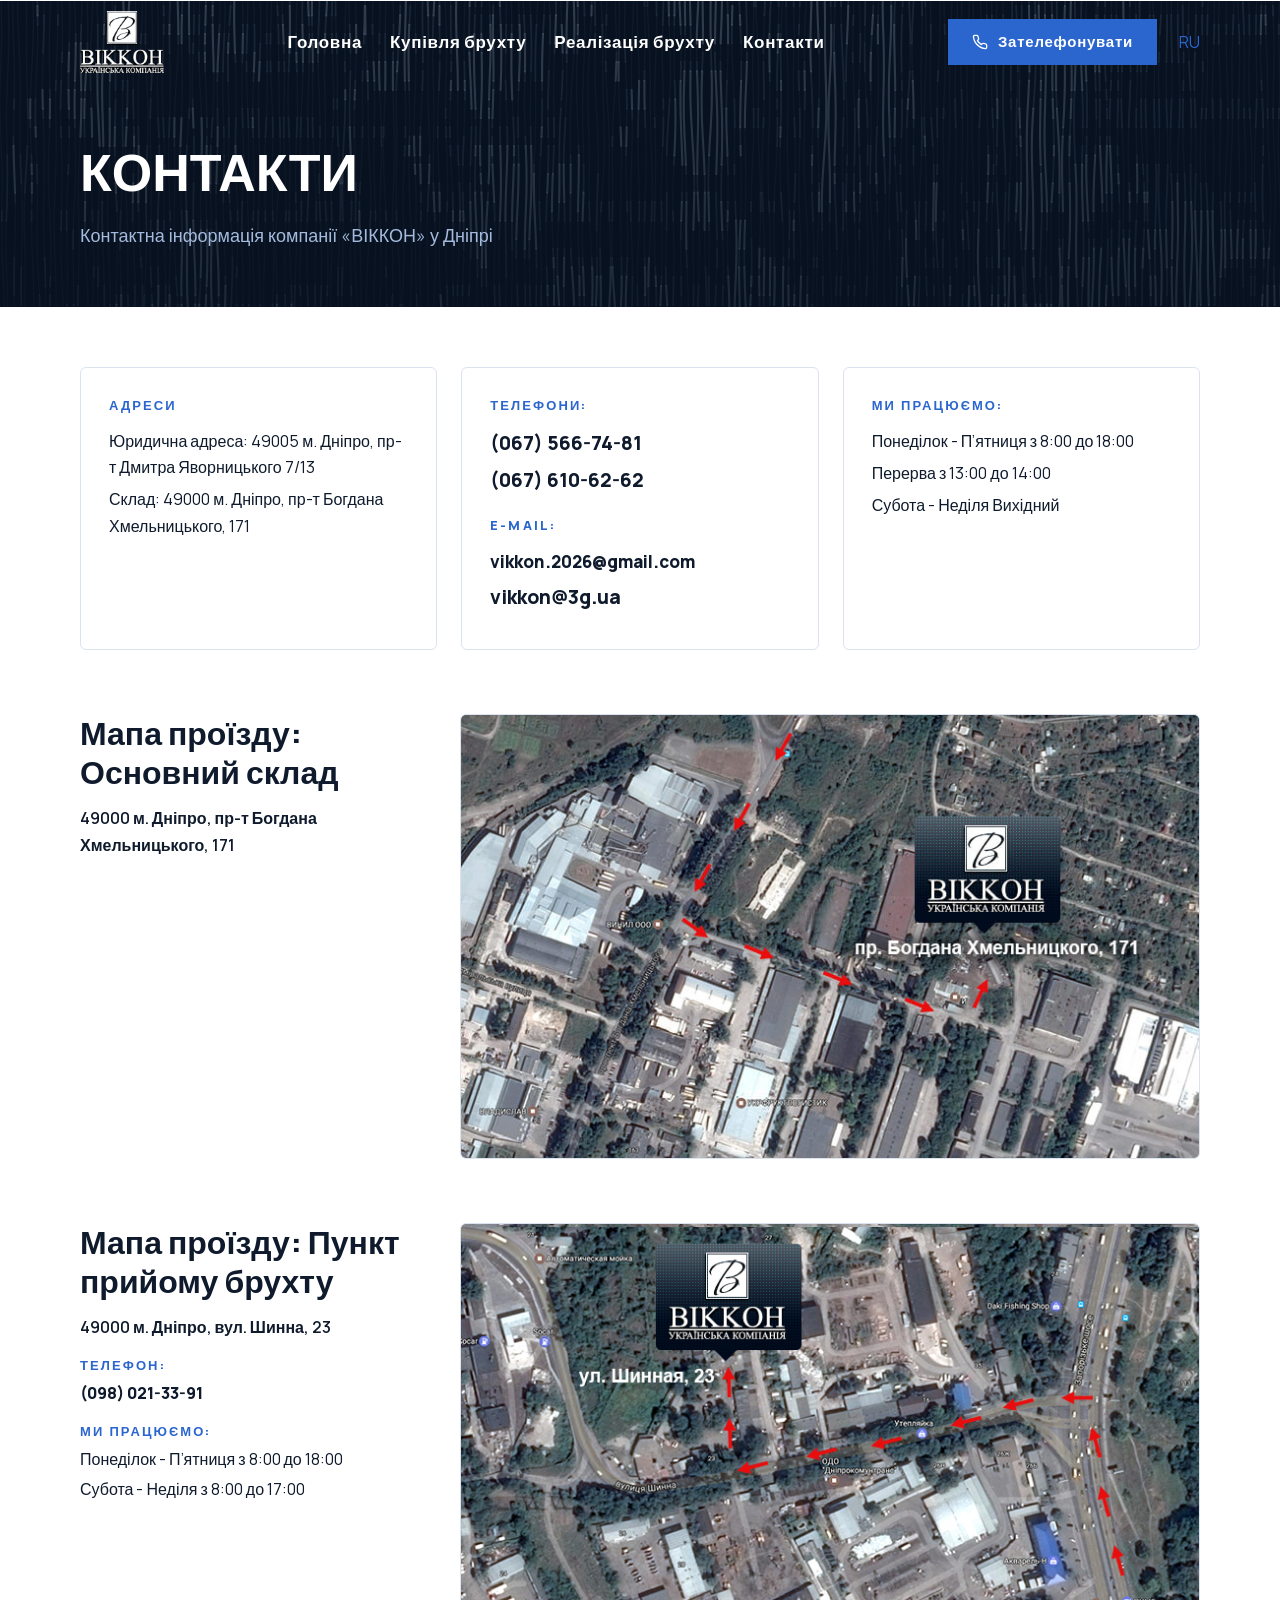
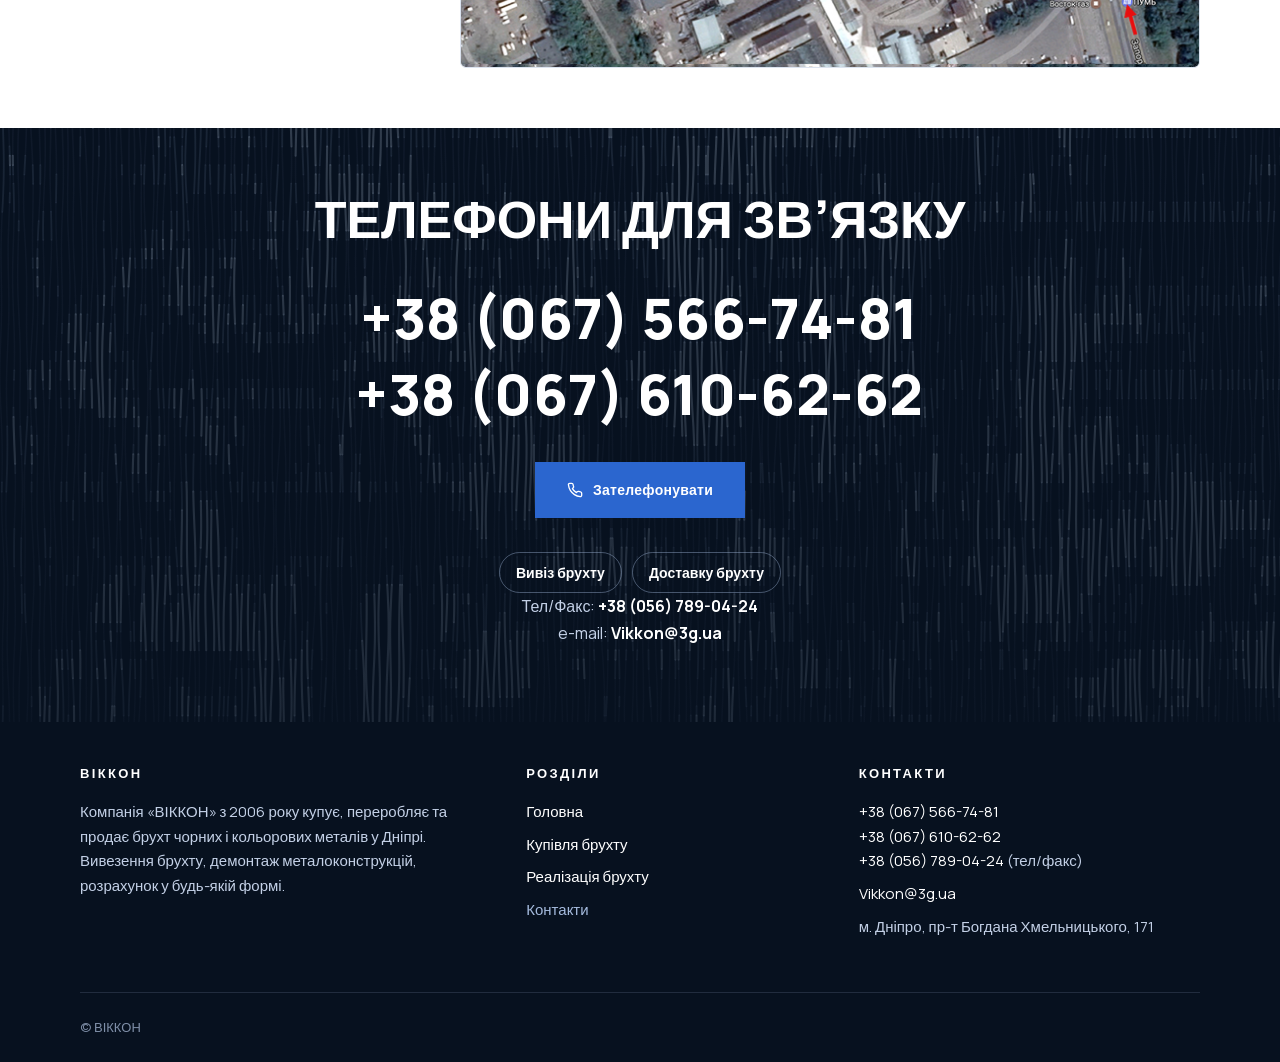
<file: ru/contacts/index.html>
<!DOCTYPE html>
<html lang="uk">
<head>
	<meta charset="utf-8">
	<meta name="viewport" content="width=device-width, initial-scale=1, viewport-fit=cover">
	<meta name="theme-color" content="#07111f">
	<title>Контакти - Vikkon</title>
	<meta name="description" content="Контакти компанії «ВІККОН» у Дніпрі: телефони, e-mail, адреси складу та пункту прийому брухту, графік роботи, мапа проїзду.">
	<link rel="alternate" hreflang="uk" href="./">
	<link rel="alternate" hreflang="ru" href="../../rus/contacts/">
	<link rel="icon" href="../../favicon.ico" type="image/x-icon">
	<link rel="preload" href="../../assets/fonts/manrope-cyrillic.woff2" as="font" type="font/woff2" crossorigin>
	<link rel="stylesheet" href="../../assets/css/style.css">
	<script>document.documentElement.classList.add('js');</script>
	<script src="../../assets/js/site.js" defer></script>
</head>
<body id="top">
	<a class="skip-link" href="#content">Перейти до змісту</a>

	<header class="site-header">
		<div class="container nav">
			<a class="brand" href="../../" title="Головна">
				<img src="../../assets/img/theme/logo-hd.png" width="476" height="352" alt="ВІККОН — на головну">
			</a>
			<nav class="site-nav" id="site-nav" aria-label="Головне меню">
				<ul>
					<li><a href="../../">Головна</a></li>
					<li><a href="../buy_scrap/">Купівля брухту</a></li>
					<li><a href="../scrap_implementation/">Реалізація брухту</a></li>
					<li><a href="./" aria-current="page">Контакти</a></li>
				</ul>
			</nav>
			<a class="btn btn--sm nav-cta" href="tel:+380675667481"><svg width="16" height="16" viewBox="0 0 24 24" aria-hidden="true"><path d="M22 16.92v3a2 2 0 0 1-2.18 2 19.8 19.8 0 0 1-8.63-3.07 19.5 19.5 0 0 1-6-6A19.8 19.8 0 0 1 2.12 4.18 2 2 0 0 1 4.11 2h3a2 2 0 0 1 2 1.72c.13.96.36 1.9.7 2.81a2 2 0 0 1-.45 2.11L8.09 9.91a16 16 0 0 0 6 6l1.27-1.27a2 2 0 0 1 2.11-.45c.91.34 1.85.57 2.81.7A2 2 0 0 1 22 16.92z" fill="none" stroke="currentColor" stroke-width="2" stroke-linecap="round" stroke-linejoin="round"/></svg> Зателефонувати</a>
			<a class="lang" href="../../rus/contacts/" lang="ru" hreflang="ru" aria-label="Русская версия сайта">RU</a>
			<button class="nav-toggle" type="button" aria-expanded="false" aria-controls="site-nav" aria-label="Меню"><span></span></button>
		</div>
	</header>

	<main id="content" tabindex="-1">

		<section class="page-hero metal">
			<div class="container">
				<h1>Контакти</h1>
				<p>Контактна інформація компанії «ВІККОН» у Дніпрі</p>
			</div>
		</section>

		<section class="section" aria-labelledby="contacts-title">
			<div class="container">
				<h2 class="visually-hidden" id="contacts-title">Контактна інформація</h2>
				<div class="contact-cards">
					<section class="contact-card" aria-labelledby="c-addr">
						<h3 id="c-addr">Адреси</h3>
						<address>
							<p>Юридична адреса: 49005 м. Дніпро, пр-т Дмитра Яворницького 7/13</p>
							<p>Склад: 49000 м. Дніпро, пр-т Богдана Хмельницького, 171</p>
						</address>
					</section>
					<section class="contact-card" aria-labelledby="c-phones">
						<h3 id="c-phones">Телефони:</h3>
						<ul>
							<li><a href="tel:+380675667481">(067) 566-74-81</a></li>
							<li><a href="tel:+380676106262">(067) 610-62-62</a></li>
						</ul>
						<h3 id="c-email" class="contact-card__next">E-mail:</h3>
						<ul>
							<li class="contact-email-main"><a href="mailto:vikkon.2026@gmail.com">vikkon.2026@gmail.com</a></li>
							<li><a href="mailto:vikkon@3g.ua">vikkon@3g.ua</a></li>
						</ul>
					</section>
					<section class="contact-card" aria-labelledby="c-hours">
						<h3 id="c-hours">Ми працюємо:</h3>
						<ul>
							<li>Понеділок - П’ятниця з 8:00 до 18:00</li>
							<li>Перерва з 13:00 до 14:00</li>
							<li>Субота - Неділя Вихідний</li>
						</ul>
					</section>
				</div>

				<section class="location" aria-labelledby="map-main">
					<div>
						<h2 id="map-main">Мапа проїзду: Основний склад</h2>
						<address>49000 м. Дніпро, пр-т Богдана Хмельницького, 171</address>
					</div>
					<figure class="location__map">
						<img src="../../assets/img/content/hmel.jpg" width="750" height="450" alt="Карта проїзду до основного складу: м. Дніпро, пр-т Богдана Хмельницького, 171" loading="lazy">
					</figure>
				</section>

				<section class="location" aria-labelledby="map-point">
					<div>
						<h2 id="map-point">Мапа проїзду: Пункт прийому брухту</h2>
						<address>49000 м. Дніпро, вул. Шинна, 23</address>
						<h3>Телефон:</h3>
						<ul><li><a href="tel:+380980213391">(098) 021-33-91</a></li></ul>
						<h3>Ми працюємо:</h3>
						<ul>
							<li>Понеділок - П’ятниця з 8:00 до 18:00</li>
							<li>Субота - Неділя з 8:00 до 17:00</li>
						</ul>
					</div>
					<figure class="location__map">
						<img src="../../assets/img/content/shin.jpg" width="750" height="450" alt="Карта проїзду до пункту прийому брухту: м. Дніпро, вул. Шинна, 23" loading="lazy">
					</figure>
				</section>
			</div>
		</section>

		<section class="cta metal" id="contact" aria-labelledby="cta-title">
			<div class="container">
				<h2 id="cta-title">Телефони для зв’язку</h2>
				<ul class="cta-phones">
					<li><a href="tel:+380675667481">+38 (067) 566-74-81</a></li>
					<li><a href="tel:+380676106262">+38 (067) 610-62-62</a></li>
				</ul>
				<p><a class="btn" href="tel:+380675667481"><svg width="16" height="16" viewBox="0 0 24 24" aria-hidden="true"><path d="M22 16.92v3a2 2 0 0 1-2.18 2 19.8 19.8 0 0 1-8.63-3.07 19.5 19.5 0 0 1-6-6A19.8 19.8 0 0 1 2.12 4.18 2 2 0 0 1 4.11 2h3a2 2 0 0 1 2 1.72c.13.96.36 1.9.7 2.81a2 2 0 0 1-.45 2.11L8.09 9.91a16 16 0 0 0 6 6l1.27-1.27a2 2 0 0 1 2.11-.45c.91.34 1.85.57 2.81.7A2 2 0 0 1 22 16.92z" fill="none" stroke="currentColor" stroke-width="2" stroke-linecap="round" stroke-linejoin="round"/></svg> Зателефонувати</a></p>
				<div class="cta-extra">
					<p class="visually-hidden">Додатково надаємо:</p>
					<ul class="chips" aria-label="Додатково надаємо">
						<li>Вивіз брухту</li>
						<li>Доставку брухту</li>
					</ul>
					<p>Тел/Факс: <a href="tel:+380567890424">+38 (056) 789-04-24</a><br>
					e-mail: <a href="mailto:Vikkon@3g.ua">Vikkon@3g.ua</a></p>
				</div>
			</div>
		</section>
	</main>

	<footer class="site-footer">
		<div class="container">
			<div class="footer-grid">
				<div>
					<h2>ВІККОН</h2>
					<p>Компанія «ВІККОН» з 2006 року купує, переробляє та продає брухт чорних і кольорових металів у Дніпрі. Вивезення брухту, демонтаж металоконструкцій, розрахунок у будь-якій формі.</p>
				</div>
				<nav aria-label="Меню в підвалі">
					<h2>Розділи</h2>
					<ul>
						<li><a href="../../">Головна</a></li>
						<li><a href="../buy_scrap/">Купівля брухту</a></li>
						<li><a href="../scrap_implementation/">Реалізація брухту</a></li>
						<li><a href="./" aria-current="page">Контакти</a></li>
					</ul>
				</nav>
				<div>
					<h2>Контакти</h2>
					<p><a href="tel:+380675667481">+38 (067) 566-74-81</a><br>
					<a href="tel:+380676106262">+38 (067) 610-62-62</a><br>
					<a href="tel:+380567890424">+38 (056) 789-04-24</a> (тел/факс)</p>
					<p><a href="mailto:Vikkon@3g.ua">Vikkon@3g.ua</a></p>
					<p>м. Дніпро, пр-т Богдана Хмельницького, 171</p>
				</div>
			</div>
			<div class="footer-bottom">
				<span>&copy; ВІККОН</span>
			</div>
		</div>
	</footer>

	<a class="to-top" href="#top" aria-label="Нагору"><span aria-hidden="true">&uarr;</span><span aria-hidden="true">Вгору</span></a>
</body>
</html>
</file>
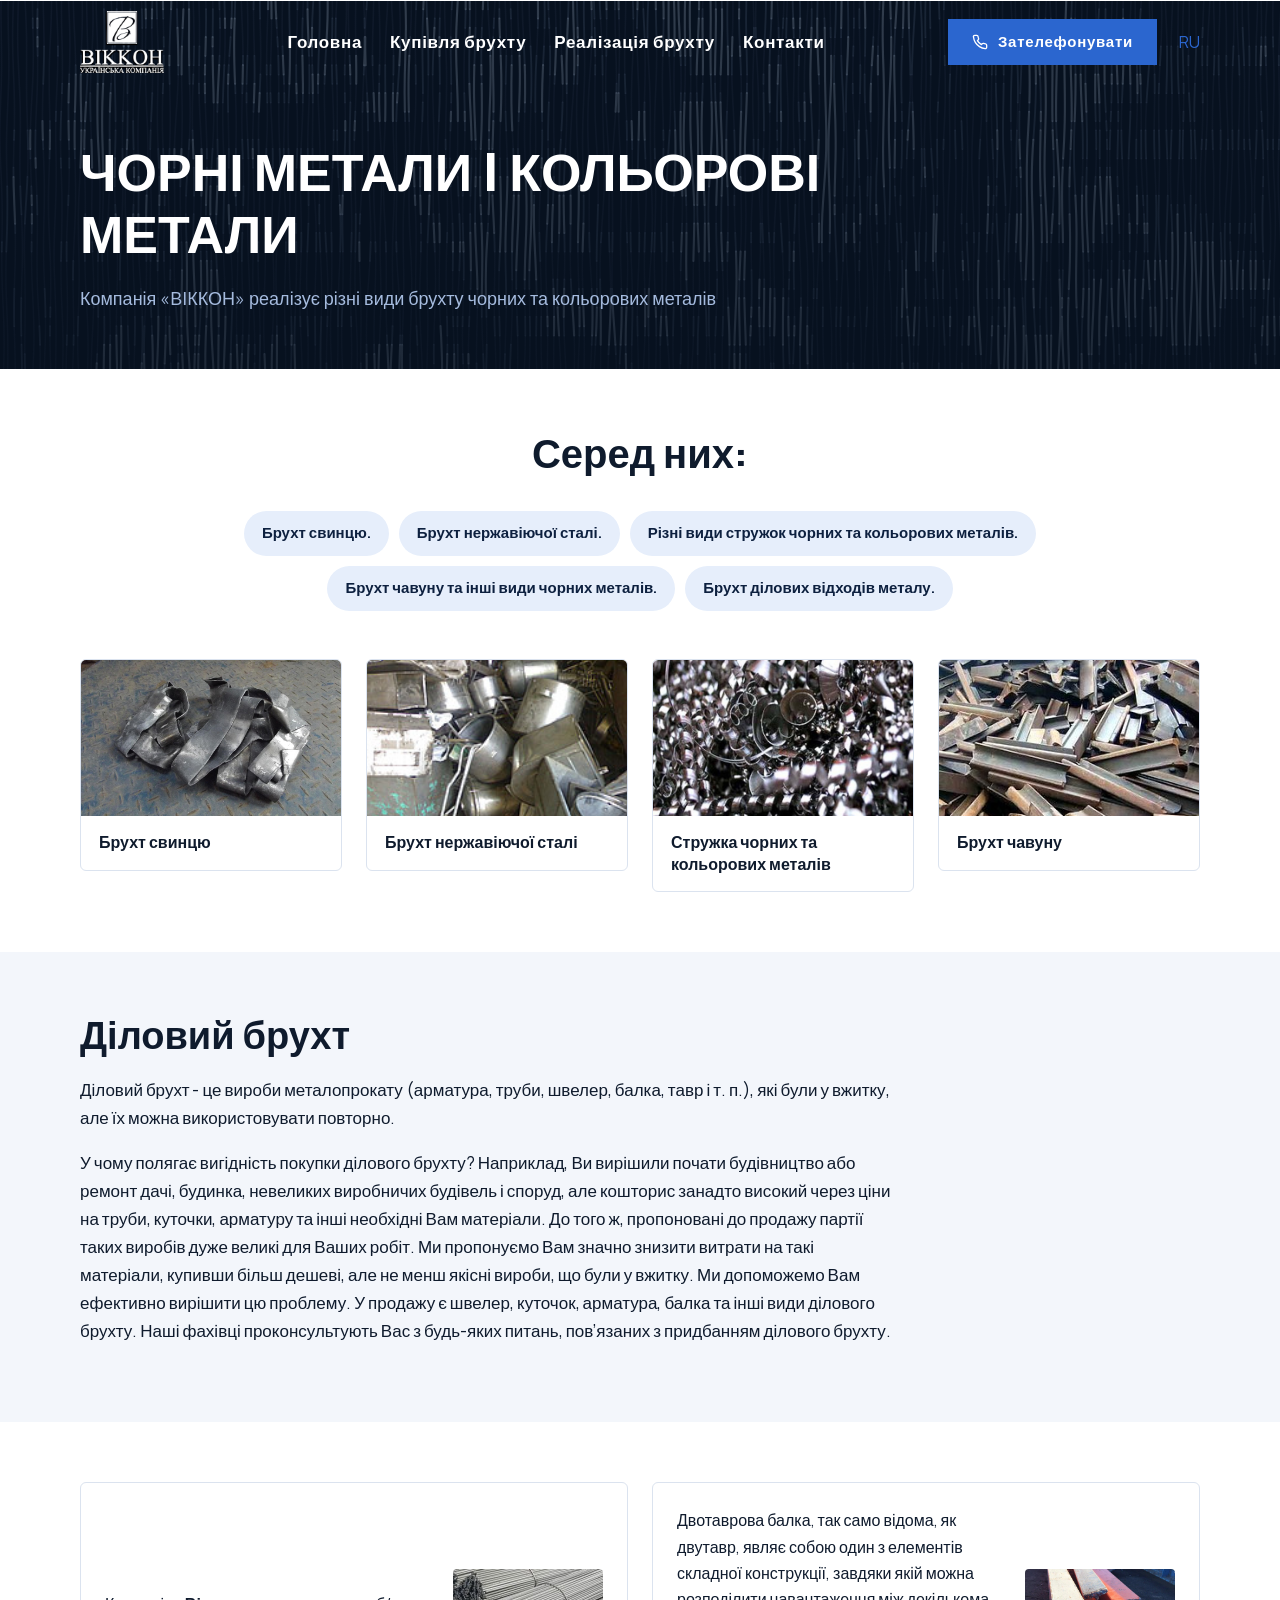
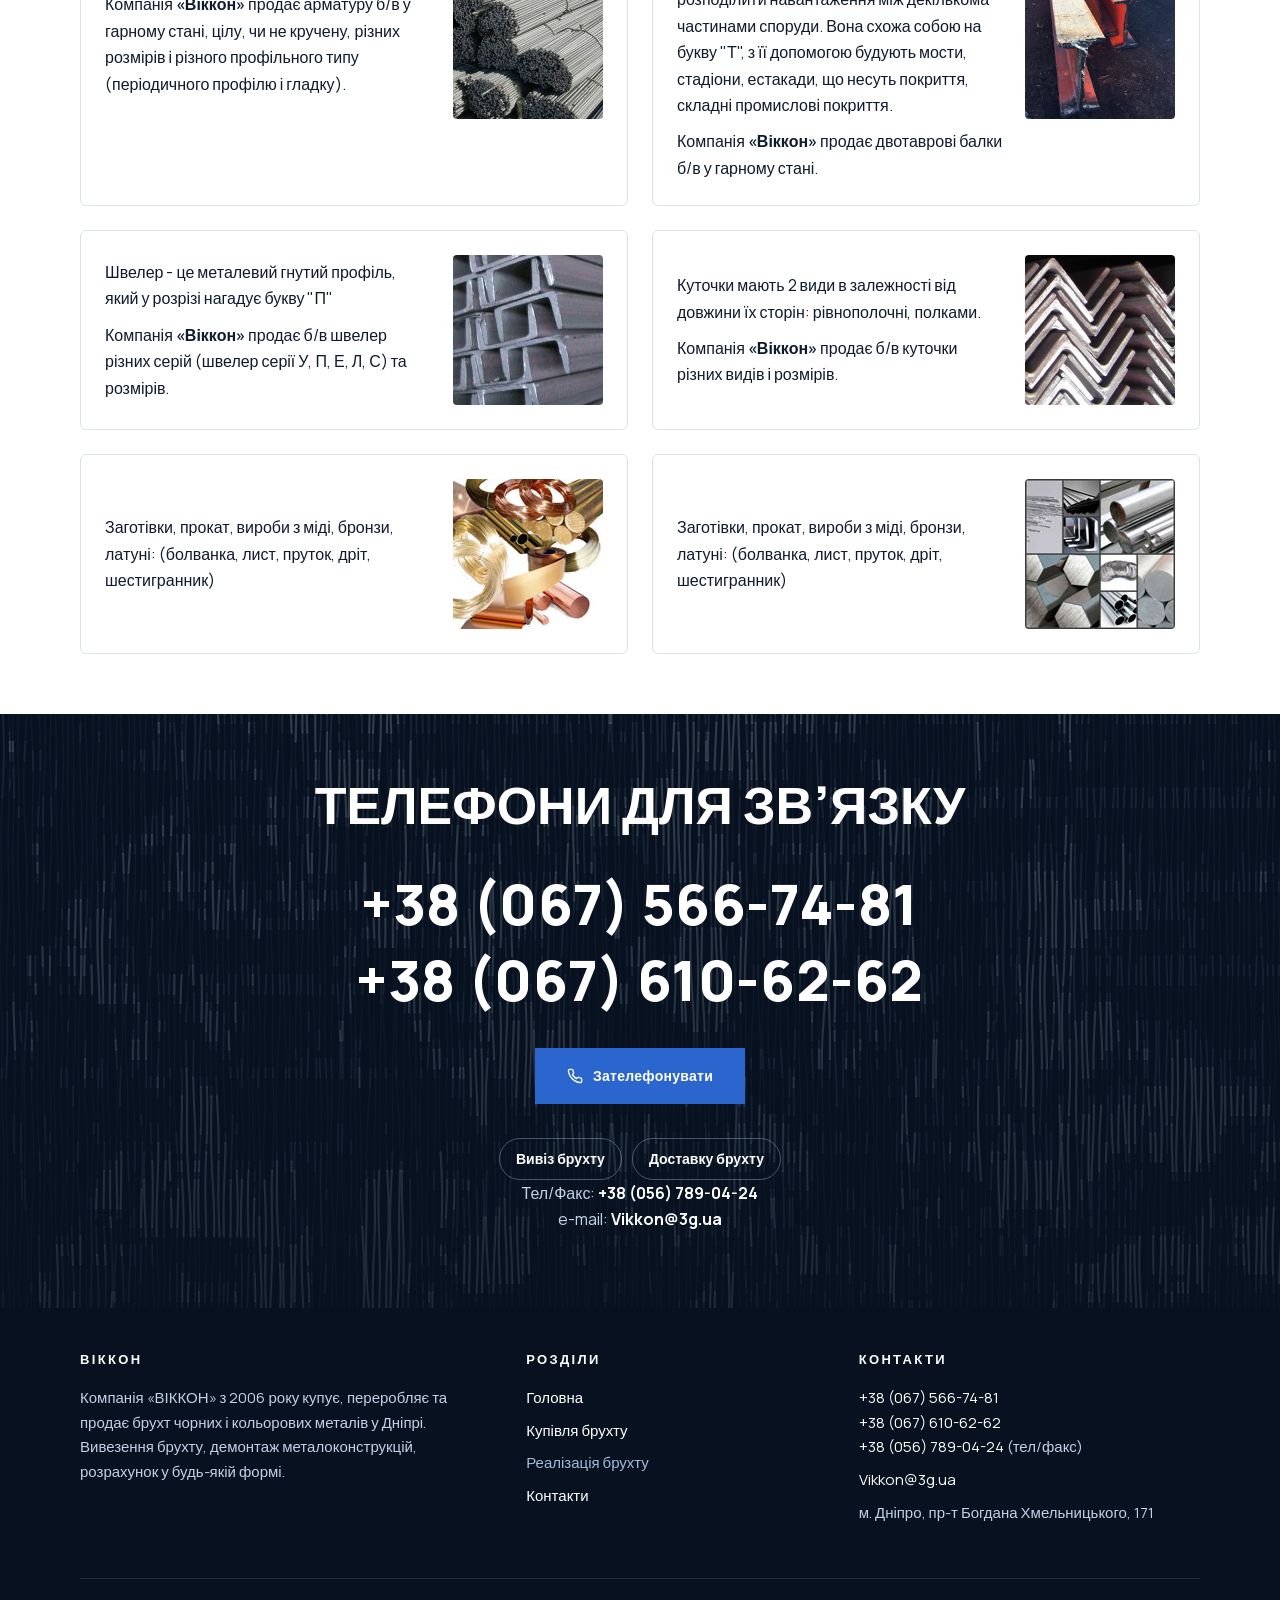
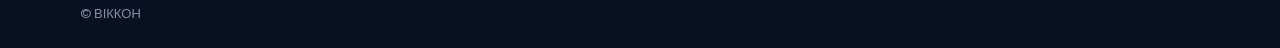
<file: ru/scrap_implementation/index.html>
<!DOCTYPE html>
<html lang="uk">
<head>
	<meta charset="utf-8">
	<meta name="viewport" content="width=device-width, initial-scale=1, viewport-fit=cover">
	<meta name="theme-color" content="#07111f">
	<title>Чорні метали | кольорові метали - Vikkon</title>
	<meta name="description" content="Компанія «ВІККОН» продає брухт свинцю, нержавіючої сталі, чавуну, стружку та діловий брухт: арматуру, балки, швелер, куточки б/в.">
	<link rel="alternate" hreflang="uk" href="./">
	<link rel="alternate" hreflang="ru" href="../../rus/scrap_implementation/">
	<link rel="icon" href="../../favicon.ico" type="image/x-icon">
	<link rel="preload" href="../../assets/fonts/manrope-cyrillic.woff2" as="font" type="font/woff2" crossorigin>
	<link rel="stylesheet" href="../../assets/css/style.css">
	<script>document.documentElement.classList.add('js');</script>
	<script src="../../assets/js/site.js" defer></script>
</head>
<body id="top">
	<a class="skip-link" href="#content">Перейти до змісту</a>

	<header class="site-header">
		<div class="container nav">
			<a class="brand" href="../../" title="Головна">
				<img src="../../assets/img/theme/logo-hd.png" width="476" height="352" alt="ВІККОН — на головну">
			</a>
			<nav class="site-nav" id="site-nav" aria-label="Головне меню">
				<ul>
					<li><a href="../../">Головна</a></li>
					<li><a href="../buy_scrap/">Купівля брухту</a></li>
					<li><a href="./" aria-current="page">Реалізація брухту</a></li>
					<li><a href="../contacts/">Контакти</a></li>
				</ul>
			</nav>
			<a class="btn btn--sm nav-cta" href="tel:+380675667481"><svg width="16" height="16" viewBox="0 0 24 24" aria-hidden="true"><path d="M22 16.92v3a2 2 0 0 1-2.18 2 19.8 19.8 0 0 1-8.63-3.07 19.5 19.5 0 0 1-6-6A19.8 19.8 0 0 1 2.12 4.18 2 2 0 0 1 4.11 2h3a2 2 0 0 1 2 1.72c.13.96.36 1.9.7 2.81a2 2 0 0 1-.45 2.11L8.09 9.91a16 16 0 0 0 6 6l1.27-1.27a2 2 0 0 1 2.11-.45c.91.34 1.85.57 2.81.7A2 2 0 0 1 22 16.92z" fill="none" stroke="currentColor" stroke-width="2" stroke-linecap="round" stroke-linejoin="round"/></svg> Зателефонувати</a>
			<a class="lang" href="../../rus/scrap_implementation/" lang="ru" hreflang="ru" aria-label="Русская версия сайта">RU</a>
			<button class="nav-toggle" type="button" aria-expanded="false" aria-controls="site-nav" aria-label="Меню"><span></span></button>
		</div>
	</header>

	<main id="content" tabindex="-1">

		<section class="page-hero metal">
			<div class="container">
				<h1>Чорні метали | кольорові метали</h1>
				<p>Компанія «ВІККОН» реалізує різні види брухту чорних та кольорових металів</p>
			</div>
		</section>

		<section class="section" aria-labelledby="sell-title">
			<div class="container">
				<div class="section-title">
					<h2 id="sell-title">Серед них:</h2>
				</div>
				<ul class="lead-list">
					<li>Брухт свинцю.</li>
					<li>Брухт нержавіючої сталі.</li>
					<li>Різні види стружок чорних та кольорових металів.</li>
					<li>Брухт чавуну та інші види чорних металів.</li>
					<li>Брухт ділових відходів металу.</li>
				</ul>

				<ul class="gallery">
					<li>
						<figure>
							<img src="../../assets/img/content/svinetc.jpg" width="350" height="210" alt="" loading="lazy">
							<figcaption>Брухт свинцю</figcaption>
						</figure>
					</li>
					<li>
						<figure>
							<img src="../../assets/img/content/nerj.jpg" width="350" height="210" alt="" loading="lazy">
							<figcaption>Брухт нержавіючої сталі</figcaption>
						</figure>
					</li>
					<li>
						<figure>
							<img src="../../assets/img/content/strujka.jpg" width="350" height="210" alt="" loading="lazy">
							<figcaption>Стружка чорних та кольорових металів</figcaption>
						</figure>
					</li>
					<li>
						<figure>
							<img src="../../assets/img/content/tchugun.jpg" width="350" height="210" alt="" loading="lazy">
							<figcaption>Брухт чавуну</figcaption>
						</figure>
					</li>
				</ul>
			</div>
		</section>

		<section class="section section--soft" aria-labelledby="business-scrap-title">
			<div class="container">
				<div class="prose">
					<h2 id="business-scrap-title">Діловий брухт</h2>
					<p>Діловий брухт - це вироби металопрокату (арматура, труби, швелер, балка, тавр і т. п.), які були у вжитку, але їх можна використовувати повторно.</p>
					<p>У чому полягає вигідність покупки ділового брухту? Наприклад, Ви вирішили почати будівництво або ремонт дачі, будинка, невеликих виробничих будівель і споруд, але кошторис занадто високий через ціни на труби, куточки, арматуру та інші необхідні Вам матеріали. До того ж, пропоновані до продажу партії таких виробів дуже великі для Ваших робіт. Ми пропонуємо Вам значно знизити витрати на такі матеріали, купивши більш дешеві, але не менш якісні вироби, що були у вжитку. Ми допоможемо Вам ефективно вирішити цю проблему. У продажу є швелер, куточок, арматура, балка та інші види ділового брухту. Наші фахівці проконсультують Вас з будь-яких питань, пов’язаних з придбанням ділового брухту.</p>
				</div>
			</div>
		</section>

		<section class="section" aria-label="Діловий брухт у продажу">
			<div class="container">
				<ul class="products">
					<li>
						<div>
							<p>Компанія <strong>«Віккон»</strong> продає арматуру б/в у гарному стані, цілу, чи не кручену, різних розмірів і різного профільного типу (періодичного профілю і гладку).</p>
						</div>
						<img src="../../assets/img/content/armatura.jpeg" width="150" height="150" alt="Арматура б/в" loading="lazy">
					</li>
					<li>
						<div>
							<p>Двотаврова балка, так само відома, як двутавр, являє собою один з елементів складної конструкції, завдяки якій можна розподілити навантаження між декількома частинами споруди. Вона схожа собою на букву "Т", з її допомогою будують мости, стадіони, естакади, що несуть покриття, складні промислові покриття.</p>
							<p>Компанія <strong>«Віккон»</strong> продає двотаврові балки б/в у гарному стані.</p>
						</div>
						<img src="../../assets/img/content/balki-1.jpg" width="150" height="150" alt="Двотаврові балки б/в" loading="lazy">
					</li>
					<li>
						<div>
							<p>Швелер - це металевий гнутий профіль, який у розрізі нагадує букву "П"</p>
							<p>Компанія <strong>«Віккон»</strong> продає б/в швелер різних серій (швелер серії У, П, Е, Л, С) та розмірів.</p>
						</div>
						<img src="../../assets/img/content/shveller.jpg" width="150" height="150" alt="Швелер б/в" loading="lazy">
					</li>
					<li>
						<div>
							<p>Куточки мають 2 види в залежності від довжини їх сторін: рівнополочні, полками.</p>
							<p>Компанія <strong>«Віккон»</strong> продає б/в куточки різних видів і розмірів.</p>
						</div>
						<img src="../../assets/img/content/ygolok.jpeg" width="150" height="150" alt="Металевий куточок б/в" loading="lazy">
					</li>
					<li>
						<div>
							<p>Заготівки, прокат, вироби з міді, бронзи, латуні: (болванка, лист, пруток, дріт, шестигранник)</p>
						</div>
						<img src="../../assets/img/content/med-latun-bronza.jpg" width="150" height="150" alt="Вироби з міді, бронзи, латуні" loading="lazy">
					</li>
					<li>
						<div>
							<p>Заготівки, прокат, вироби з міді, бронзи, латуні: (болванка, лист, пруток, дріт, шестигранник)</p>
						</div>
						<img src="../../assets/img/content/al-titan-nerj.jpg" width="150" height="150" alt="Вироби з алюмінію, титану, нержавіючої сталі" loading="lazy">
					</li>
				</ul>
			</div>
		</section>

		<section class="cta metal" id="contact" aria-labelledby="cta-title">
			<div class="container">
				<h2 id="cta-title">Телефони для зв’язку</h2>
				<ul class="cta-phones">
					<li><a href="tel:+380675667481">+38 (067) 566-74-81</a></li>
					<li><a href="tel:+380676106262">+38 (067) 610-62-62</a></li>
				</ul>
				<p><a class="btn" href="tel:+380675667481"><svg width="16" height="16" viewBox="0 0 24 24" aria-hidden="true"><path d="M22 16.92v3a2 2 0 0 1-2.18 2 19.8 19.8 0 0 1-8.63-3.07 19.5 19.5 0 0 1-6-6A19.8 19.8 0 0 1 2.12 4.18 2 2 0 0 1 4.11 2h3a2 2 0 0 1 2 1.72c.13.96.36 1.9.7 2.81a2 2 0 0 1-.45 2.11L8.09 9.91a16 16 0 0 0 6 6l1.27-1.27a2 2 0 0 1 2.11-.45c.91.34 1.85.57 2.81.7A2 2 0 0 1 22 16.92z" fill="none" stroke="currentColor" stroke-width="2" stroke-linecap="round" stroke-linejoin="round"/></svg> Зателефонувати</a></p>
				<div class="cta-extra">
					<p class="visually-hidden">Додатково надаємо:</p>
					<ul class="chips" aria-label="Додатково надаємо">
						<li>Вивіз брухту</li>
						<li>Доставку брухту</li>
					</ul>
					<p>Тел/Факс: <a href="tel:+380567890424">+38 (056) 789-04-24</a><br>
					e-mail: <a href="mailto:Vikkon@3g.ua">Vikkon@3g.ua</a></p>
				</div>
			</div>
		</section>
	</main>

	<footer class="site-footer">
		<div class="container">
			<div class="footer-grid">
				<div>
					<h2>ВІККОН</h2>
					<p>Компанія «ВІККОН» з 2006 року купує, переробляє та продає брухт чорних і кольорових металів у Дніпрі. Вивезення брухту, демонтаж металоконструкцій, розрахунок у будь-якій формі.</p>
				</div>
				<nav aria-label="Меню в підвалі">
					<h2>Розділи</h2>
					<ul>
						<li><a href="../../">Головна</a></li>
						<li><a href="../buy_scrap/">Купівля брухту</a></li>
						<li><a href="./" aria-current="page">Реалізація брухту</a></li>
						<li><a href="../contacts/">Контакти</a></li>
					</ul>
				</nav>
				<div>
					<h2>Контакти</h2>
					<p><a href="tel:+380675667481">+38 (067) 566-74-81</a><br>
					<a href="tel:+380676106262">+38 (067) 610-62-62</a><br>
					<a href="tel:+380567890424">+38 (056) 789-04-24</a> (тел/факс)</p>
					<p><a href="mailto:Vikkon@3g.ua">Vikkon@3g.ua</a></p>
					<p>м. Дніпро, пр-т Богдана Хмельницького, 171</p>
				</div>
			</div>
			<div class="footer-bottom">
				<span>&copy; ВІККОН</span>
			</div>
		</div>
	</footer>

	<a class="to-top" href="#top" aria-label="Нагору"><span aria-hidden="true">&uarr;</span><span aria-hidden="true">Вгору</span></a>
</body>
</html>
</file>
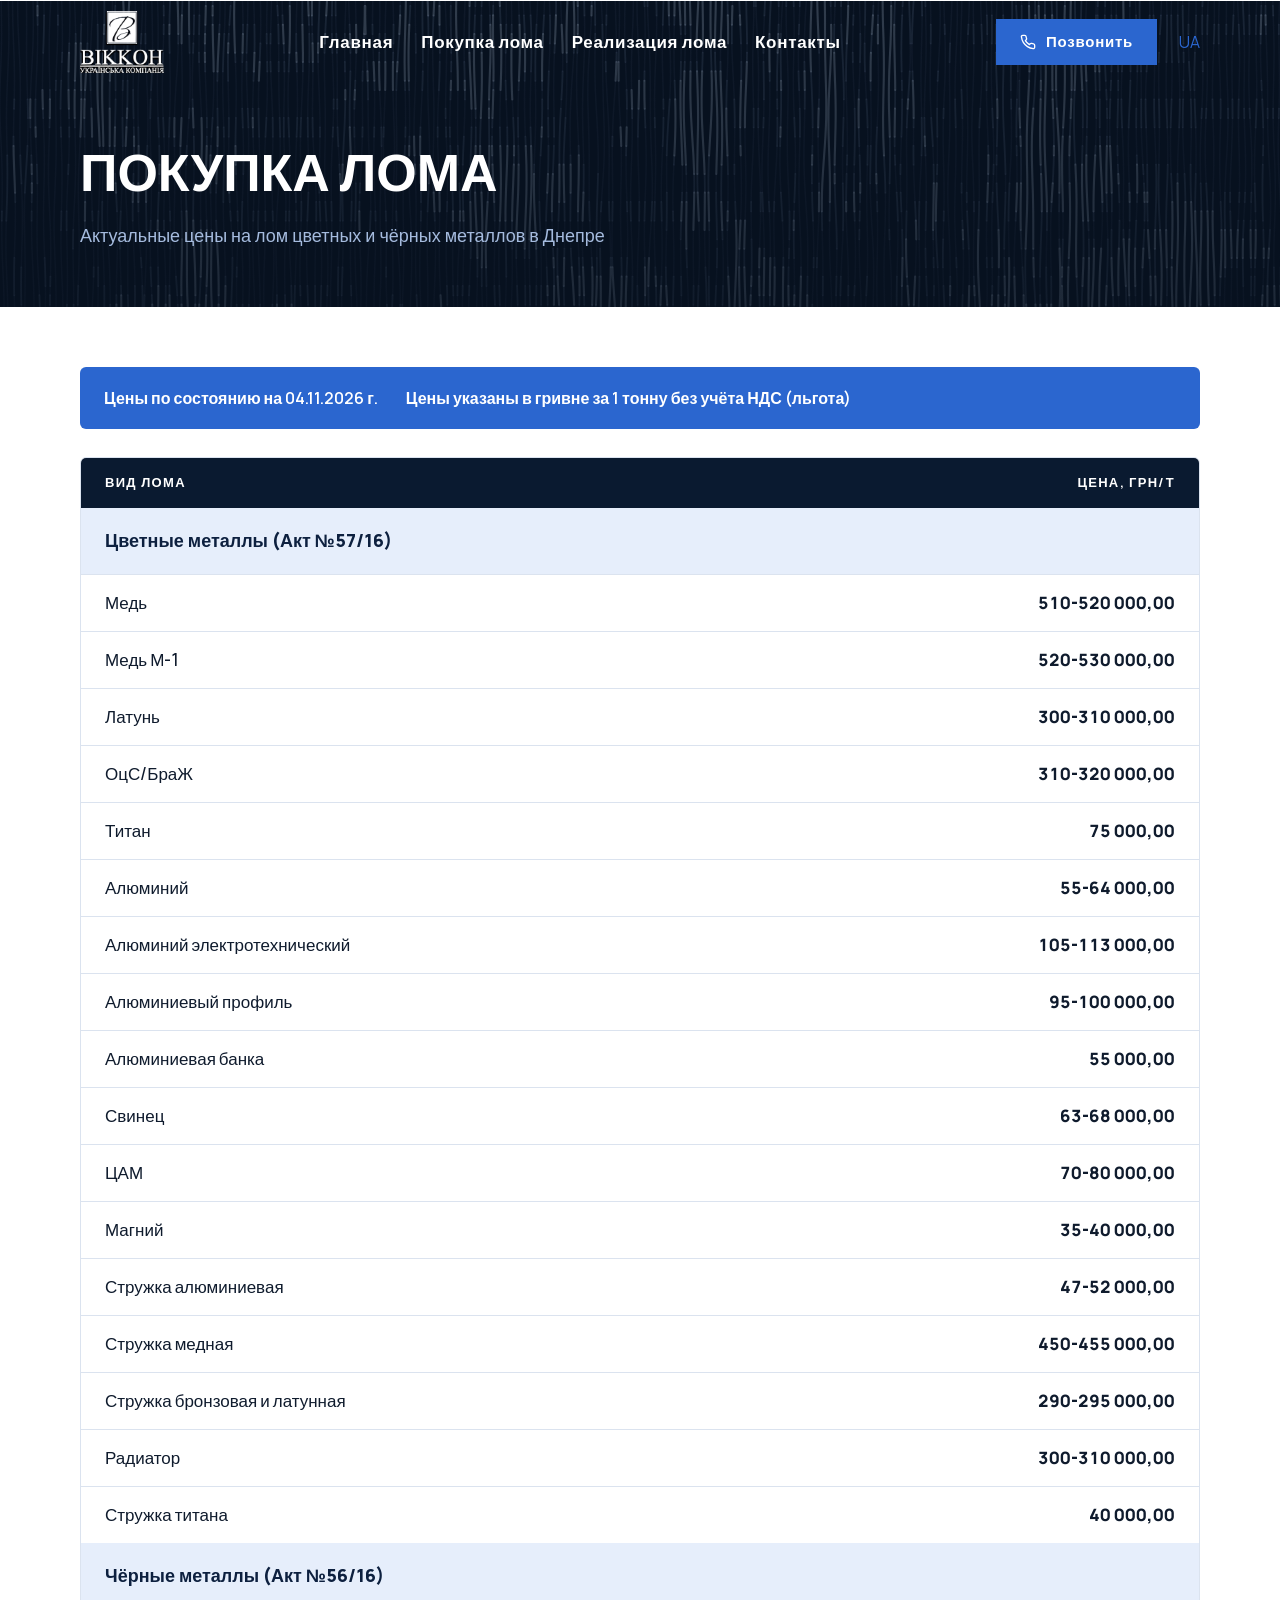
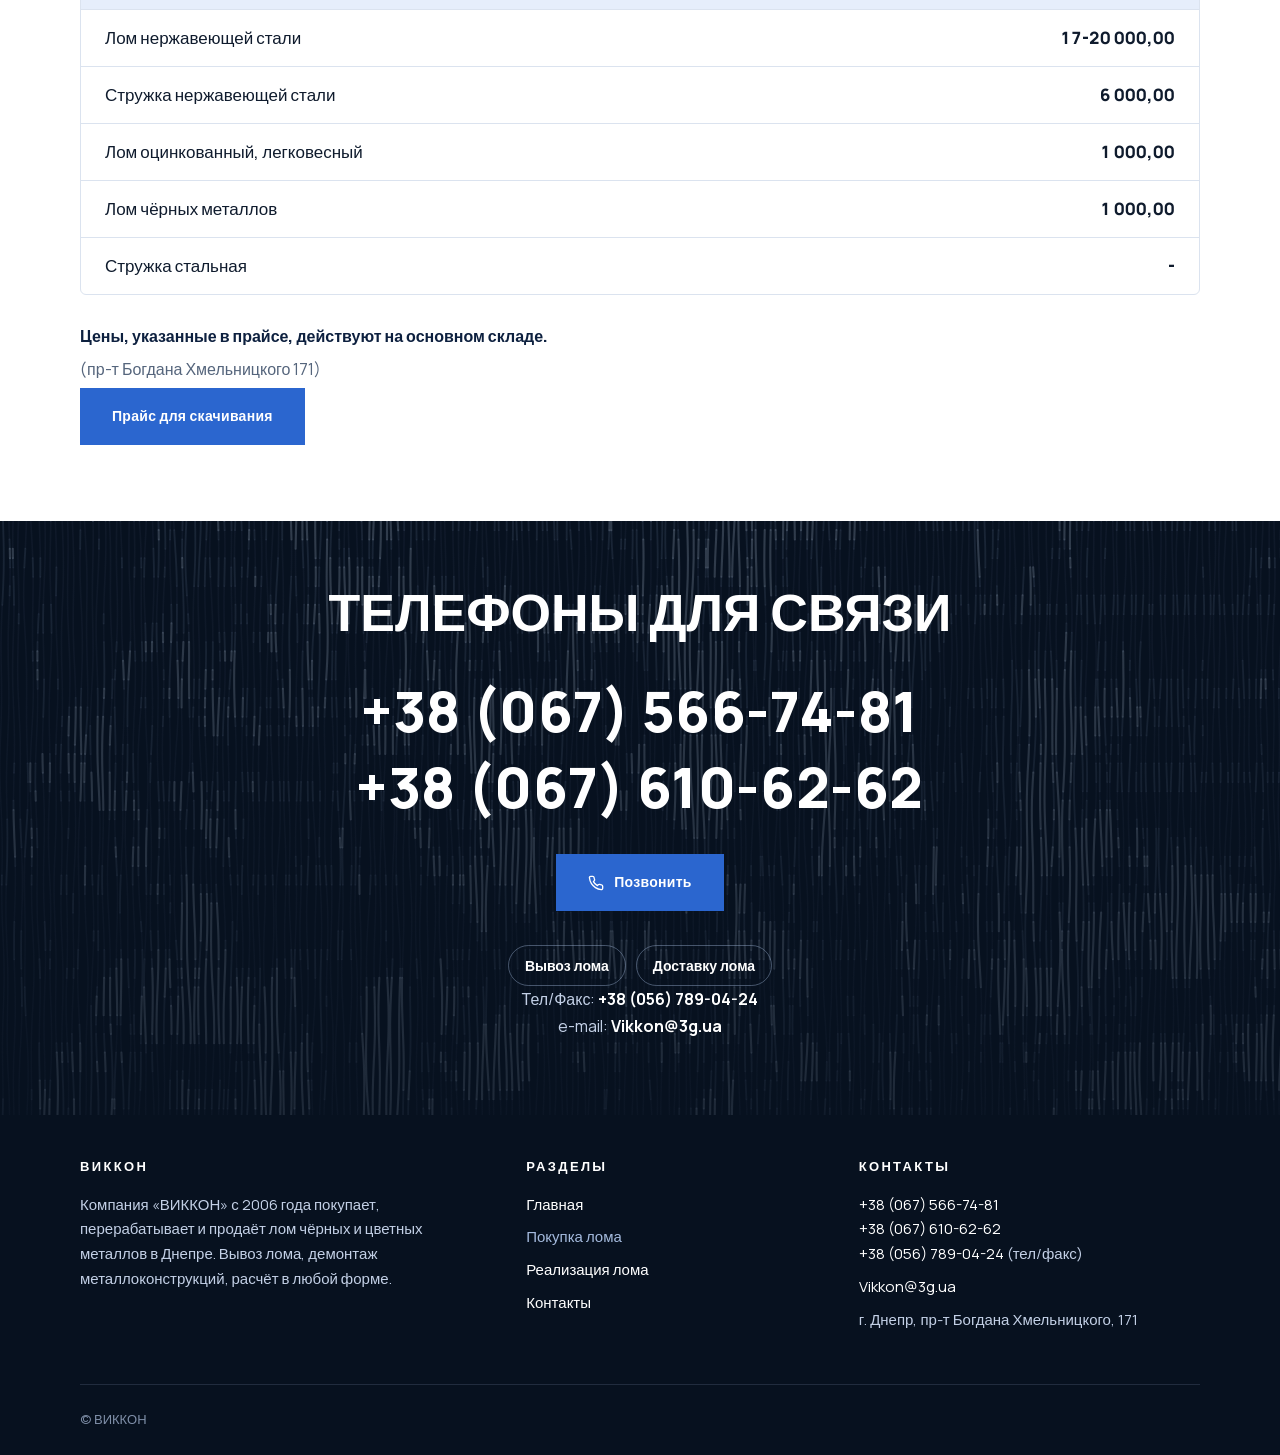
<file: rus/buy_scrap/index.html>
<!DOCTYPE html>
<html lang="ru">
<head>
	<meta charset="utf-8">
	<meta name="viewport" content="width=device-width, initial-scale=1, viewport-fit=cover">
	<meta name="theme-color" content="#07111f">
	<title>Покупка лома - Vikkon</title>
	<meta name="description" content="Актуальные цены на лом цветных и чёрных металлов в Днепре: медь, латунь, алюминий, свинец, нержавеющая сталь. Компания «ВИККОН».">
	<link rel="alternate" hreflang="uk" href="../../ru/buy_scrap/">
	<link rel="alternate" hreflang="ru" href="./">
	<link rel="icon" href="../../favicon.ico" type="image/x-icon">
	<link rel="preload" href="../../assets/fonts/manrope-cyrillic.woff2" as="font" type="font/woff2" crossorigin>
	<link rel="stylesheet" href="../../assets/css/style.css">
	<script>document.documentElement.classList.add('js');</script>
	<script src="../../assets/js/site.js" defer></script>
</head>
<body id="top">
	<a class="skip-link" href="#content">Перейти к содержанию</a>

	<header class="site-header">
		<div class="container nav">
			<a class="brand" href="../" title="Главная">
				<img src="../../assets/img/theme/logo-hd.png" width="476" height="352" alt="ВИККОН — на главную">
			</a>
			<nav class="site-nav" id="site-nav" aria-label="Главное меню">
				<ul>
					<li><a href="../">Главная</a></li>
					<li><a href="./" aria-current="page">Покупка лома</a></li>
					<li><a href="../scrap_implementation/">Реализация лома</a></li>
					<li><a href="../contacts/">Контакты</a></li>
				</ul>
			</nav>
			<a class="btn btn--sm nav-cta" href="tel:+380675667481"><svg width="16" height="16" viewBox="0 0 24 24" aria-hidden="true"><path d="M22 16.92v3a2 2 0 0 1-2.18 2 19.8 19.8 0 0 1-8.63-3.07 19.5 19.5 0 0 1-6-6A19.8 19.8 0 0 1 2.12 4.18 2 2 0 0 1 4.11 2h3a2 2 0 0 1 2 1.72c.13.96.36 1.9.7 2.81a2 2 0 0 1-.45 2.11L8.09 9.91a16 16 0 0 0 6 6l1.27-1.27a2 2 0 0 1 2.11-.45c.91.34 1.85.57 2.81.7A2 2 0 0 1 22 16.92z" fill="none" stroke="currentColor" stroke-width="2" stroke-linecap="round" stroke-linejoin="round"/></svg> Позвонить</a>
			<a class="lang" href="../../ru/buy_scrap/" lang="uk" hreflang="uk" aria-label="Українська версія сайту">UA</a>
			<button class="nav-toggle" type="button" aria-expanded="false" aria-controls="site-nav" aria-label="Меню"><span></span></button>
		</div>
	</header>

	<main id="content" tabindex="-1">

		<section class="page-hero metal">
			<div class="container">
				<h1>Покупка лома</h1>
				<p>Актуальные цены на лом цветных и чёрных металлов в Днепре</p>
			</div>
		</section>

		<section class="section" aria-label="Прайс">
			<div class="container">
				<div class="price-meta">
					<p>Цены по состоянию на <time datetime="2026-11-04">04.11.2026 г.</time></p>
					<p>Цены указаны в гривне за 1 тонну без учёта НДС (льгота)</p>
				</div>

				<div class="table-wrap">
					<table class="price-table">
						<caption class="visually-hidden">Цены на лом, грн за 1 тонну без НДС, по состоянию на 04.11.2026</caption>
						<thead>
							<tr>
								<th scope="col">Вид лома</th>
								<th scope="col">Цена, грн/т</th>
							</tr>
						</thead>
						<tbody>
							<tr><th scope="colgroup" colspan="2">Цветные металлы (Акт №57/16)</th></tr>
							<tr><th scope="row">Медь</th><td>510-520 000,00</td></tr>
							<tr><th scope="row">Медь М-1</th><td>520-530 000,00</td></tr>
							<tr><th scope="row">Латунь</th><td>300-310 000,00</td></tr>
							<tr><th scope="row">ОцС/БраЖ</th><td>310-320 000,00</td></tr>
							<tr><th scope="row">Титан</th><td>75 000,00</td></tr>
							<tr><th scope="row">Алюминий</th><td>55-64 000,00</td></tr>
							<tr><th scope="row">Алюминий электротехнический</th><td>105-113 000,00</td></tr>
							<tr><th scope="row">Алюминиевый профиль</th><td>95-100 000,00</td></tr>
							<tr><th scope="row">Алюминиевая банка</th><td>55 000,00</td></tr>
							<tr><th scope="row">Свинец</th><td>63-68 000,00</td></tr>
							<tr><th scope="row">ЦАМ</th><td>70-80 000,00</td></tr>
							<tr><th scope="row">Магний</th><td>35-40 000,00</td></tr>
							<tr><th scope="row">Стружка алюминиевая</th><td>47-52 000,00</td></tr>
							<tr><th scope="row">Стружка медная</th><td>450-455 000,00</td></tr>
							<tr><th scope="row">Стружка бронзовая и латунная</th><td>290-295 000,00</td></tr>
							<tr><th scope="row">Радиатор</th><td>300-310 000,00</td></tr>
							<tr><th scope="row">Стружка титана</th><td>40 000,00</td></tr>
						</tbody>
						<tbody>
							<tr><th scope="colgroup" colspan="2">Чёрные металлы (Акт №56/16)</th></tr>
							<tr><th scope="row">Лом нержавеющей стали</th><td>17-20 000,00</td></tr>
							<tr><th scope="row">Стружка нержавеющей стали</th><td>6 000,00</td></tr>
							<tr><th scope="row">Лом оцинкованный, легковесный</th><td>1 000,00</td></tr>
							<tr><th scope="row">Лом чёрных металлов</th><td>1 000,00</td></tr>
							<tr><th scope="row">Стружка стальная</th><td><span aria-hidden="true">-</span><span class="visually-hidden">цена не указана</span></td></tr>
						</tbody>
					</table>
				</div>

				<div class="price-notes">
					<p class="price-note">Цены, указанные в прайсе, действуют на основном складе.</p>
					<p>(пр-т Богдана Хмельницкого 171)</p>
				</div>

				<p class="price-actions"><a class="btn" href="../../docs/download/kp_11_01_2013.doc" download>Прайс для скачивания<span class="visually-hidden"> (файл DOC)</span></a></p>
			</div>
		</section>

		<section class="cta metal" id="contact" aria-labelledby="cta-title">
			<div class="container">
				<h2 id="cta-title">Телефоны для связи</h2>
				<ul class="cta-phones">
					<li><a href="tel:+380675667481">+38 (067) 566-74-81</a></li>
					<li><a href="tel:+380676106262">+38 (067) 610-62-62</a></li>
				</ul>
				<p><a class="btn" href="tel:+380675667481"><svg width="16" height="16" viewBox="0 0 24 24" aria-hidden="true"><path d="M22 16.92v3a2 2 0 0 1-2.18 2 19.8 19.8 0 0 1-8.63-3.07 19.5 19.5 0 0 1-6-6A19.8 19.8 0 0 1 2.12 4.18 2 2 0 0 1 4.11 2h3a2 2 0 0 1 2 1.72c.13.96.36 1.9.7 2.81a2 2 0 0 1-.45 2.11L8.09 9.91a16 16 0 0 0 6 6l1.27-1.27a2 2 0 0 1 2.11-.45c.91.34 1.85.57 2.81.7A2 2 0 0 1 22 16.92z" fill="none" stroke="currentColor" stroke-width="2" stroke-linecap="round" stroke-linejoin="round"/></svg> Позвонить</a></p>
				<div class="cta-extra">
					<p class="visually-hidden">Дополнительно предоставляем:</p>
					<ul class="chips" aria-label="Дополнительно предоставляем">
						<li>Вывоз лома</li>
						<li>Доставку лома</li>
					</ul>
					<p>Тел/Факс: <a href="tel:+380567890424">+38 (056) 789-04-24</a><br>
					e-mail: <a href="mailto:Vikkon@3g.ua">Vikkon@3g.ua</a></p>
				</div>
			</div>
		</section>
	</main>

	<footer class="site-footer">
		<div class="container">
			<div class="footer-grid">
				<div>
					<h2>ВИККОН</h2>
					<p>Компания «ВИККОН» с 2006 года покупает, перерабатывает и продаёт лом чёрных и цветных металлов в Днепре. Вывоз лома, демонтаж металлоконструкций, расчёт в любой форме.</p>
				</div>
				<nav aria-label="Меню в подвале">
					<h2>Разделы</h2>
					<ul>
						<li><a href="../">Главная</a></li>
						<li><a href="./" aria-current="page">Покупка лома</a></li>
						<li><a href="../scrap_implementation/">Реализация лома</a></li>
						<li><a href="../contacts/">Контакты</a></li>
					</ul>
				</nav>
				<div>
					<h2>Контакты</h2>
					<p><a href="tel:+380675667481">+38 (067) 566-74-81</a><br>
					<a href="tel:+380676106262">+38 (067) 610-62-62</a><br>
					<a href="tel:+380567890424">+38 (056) 789-04-24</a> (тел/факс)</p>
					<p><a href="mailto:Vikkon@3g.ua">Vikkon@3g.ua</a></p>
					<p>г. Днепр, пр-т Богдана Хмельницкого, 171</p>
				</div>
			</div>
			<div class="footer-bottom">
				<span>&copy; ВИККОН</span>
			</div>
		</div>
	</footer>

	<a class="to-top" href="#top" aria-label="Наверх"><span aria-hidden="true">&uarr;</span><span aria-hidden="true">Вверх</span></a>
</body>
</html>
</file>
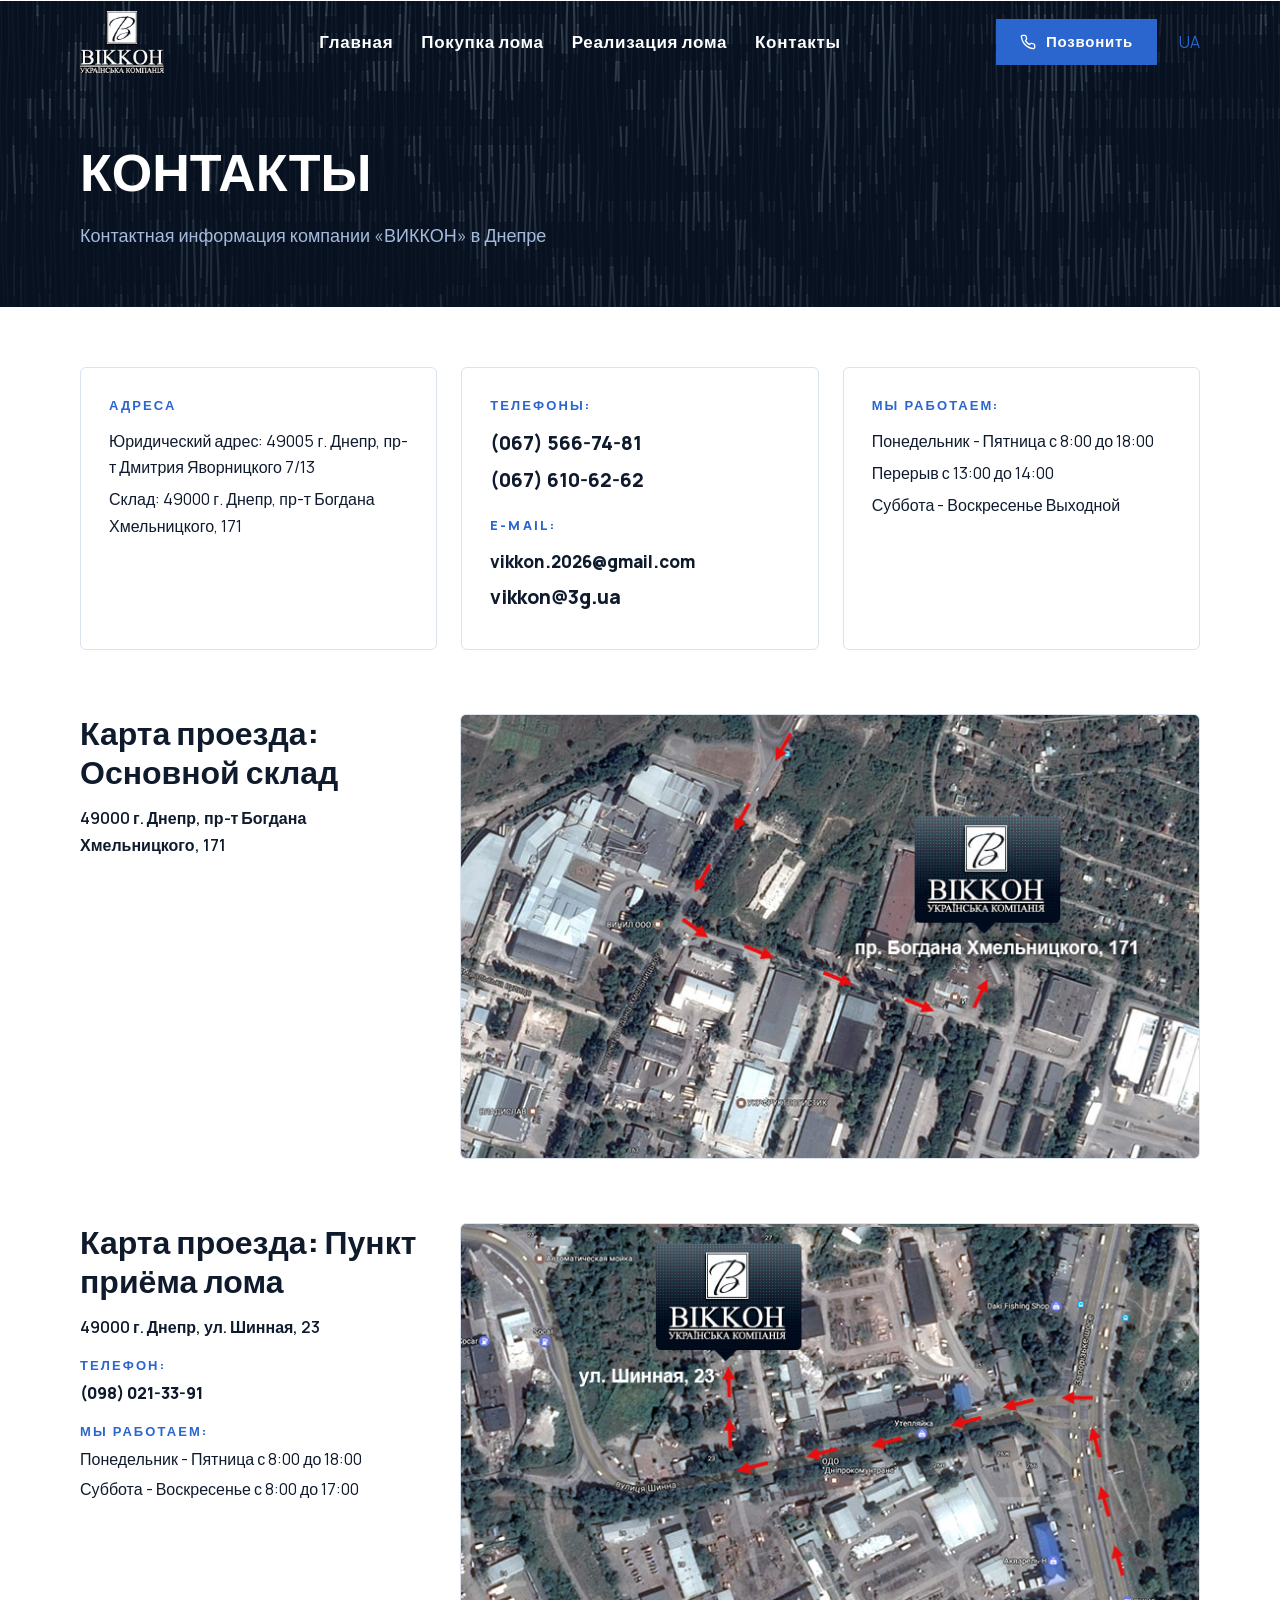
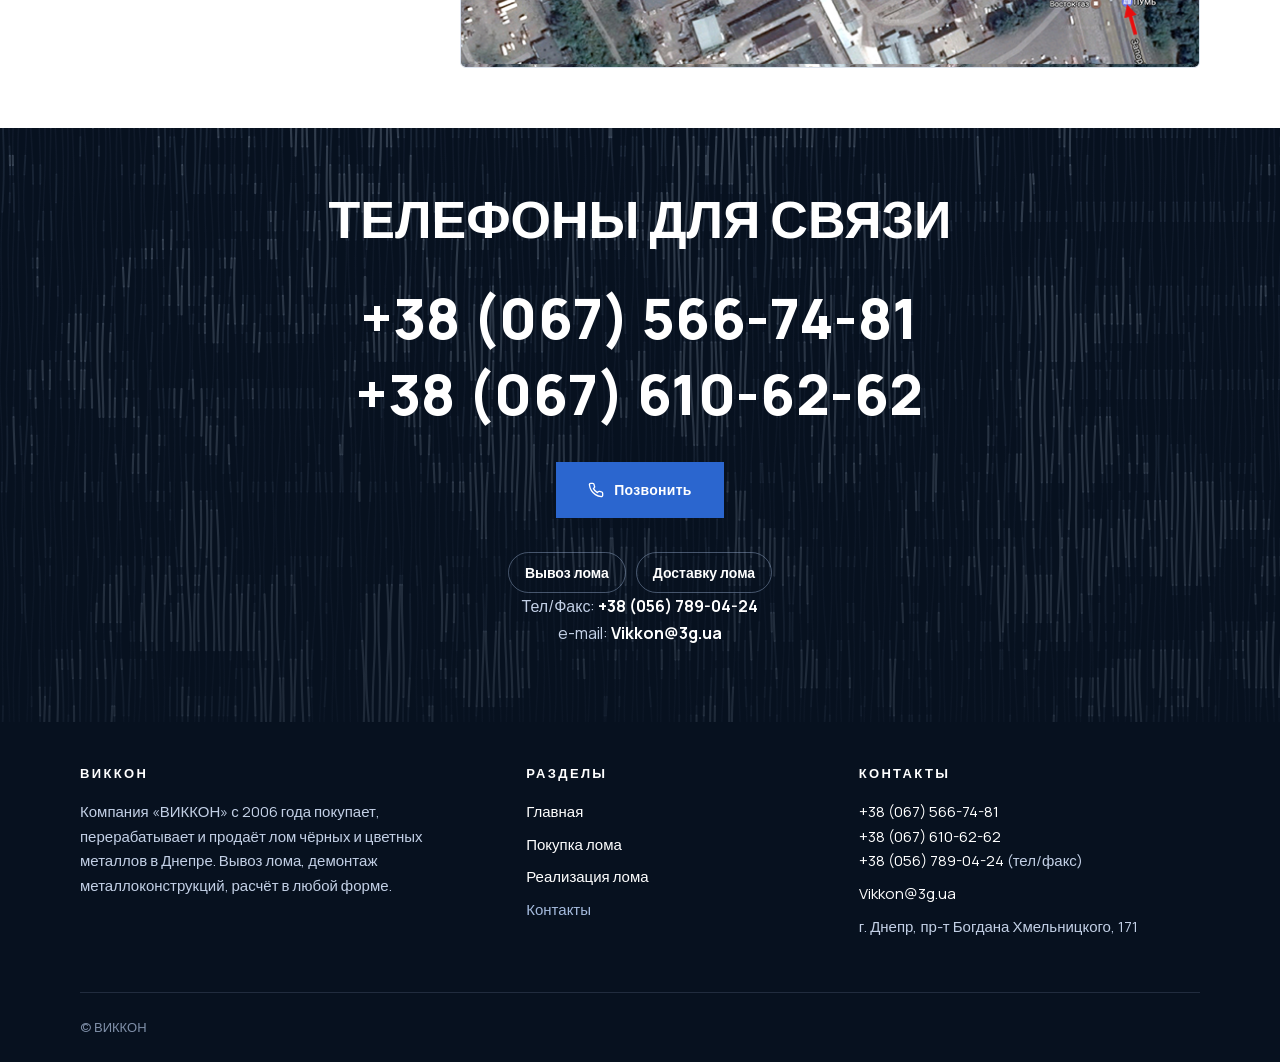
<file: rus/contacts/index.html>
<!DOCTYPE html>
<html lang="ru">
<head>
	<meta charset="utf-8">
	<meta name="viewport" content="width=device-width, initial-scale=1, viewport-fit=cover">
	<meta name="theme-color" content="#07111f">
	<title>Контакты - Vikkon</title>
	<meta name="description" content="Контакты компании «ВИККОН» в Днепре: телефоны, e-mail, адреса склада и пункта приёма лома, график работы, карта проезда.">
	<link rel="alternate" hreflang="uk" href="../../ru/contacts/">
	<link rel="alternate" hreflang="ru" href="./">
	<link rel="icon" href="../../favicon.ico" type="image/x-icon">
	<link rel="preload" href="../../assets/fonts/manrope-cyrillic.woff2" as="font" type="font/woff2" crossorigin>
	<link rel="stylesheet" href="../../assets/css/style.css">
	<script>document.documentElement.classList.add('js');</script>
	<script src="../../assets/js/site.js" defer></script>
</head>
<body id="top">
	<a class="skip-link" href="#content">Перейти к содержанию</a>

	<header class="site-header">
		<div class="container nav">
			<a class="brand" href="../" title="Главная">
				<img src="../../assets/img/theme/logo-hd.png" width="476" height="352" alt="ВИККОН — на главную">
			</a>
			<nav class="site-nav" id="site-nav" aria-label="Главное меню">
				<ul>
					<li><a href="../">Главная</a></li>
					<li><a href="../buy_scrap/">Покупка лома</a></li>
					<li><a href="../scrap_implementation/">Реализация лома</a></li>
					<li><a href="./" aria-current="page">Контакты</a></li>
				</ul>
			</nav>
			<a class="btn btn--sm nav-cta" href="tel:+380675667481"><svg width="16" height="16" viewBox="0 0 24 24" aria-hidden="true"><path d="M22 16.92v3a2 2 0 0 1-2.18 2 19.8 19.8 0 0 1-8.63-3.07 19.5 19.5 0 0 1-6-6A19.8 19.8 0 0 1 2.12 4.18 2 2 0 0 1 4.11 2h3a2 2 0 0 1 2 1.72c.13.96.36 1.9.7 2.81a2 2 0 0 1-.45 2.11L8.09 9.91a16 16 0 0 0 6 6l1.27-1.27a2 2 0 0 1 2.11-.45c.91.34 1.85.57 2.81.7A2 2 0 0 1 22 16.92z" fill="none" stroke="currentColor" stroke-width="2" stroke-linecap="round" stroke-linejoin="round"/></svg> Позвонить</a>
			<a class="lang" href="../../ru/contacts/" lang="uk" hreflang="uk" aria-label="Українська версія сайту">UA</a>
			<button class="nav-toggle" type="button" aria-expanded="false" aria-controls="site-nav" aria-label="Меню"><span></span></button>
		</div>
	</header>

	<main id="content" tabindex="-1">

		<section class="page-hero metal">
			<div class="container">
				<h1>Контакты</h1>
				<p>Контактная информация компании «ВИККОН» в Днепре</p>
			</div>
		</section>

		<section class="section" aria-labelledby="contacts-title">
			<div class="container">
				<h2 class="visually-hidden" id="contacts-title">Контактная информация</h2>
				<div class="contact-cards">
					<section class="contact-card" aria-labelledby="c-addr">
						<h3 id="c-addr">Адреса</h3>
						<address>
							<p>Юридический адрес: 49005 г. Днепр, пр-т Дмитрия Яворницкого 7/13</p>
							<p>Склад: 49000 г. Днепр, пр-т Богдана Хмельницкого, 171</p>
						</address>
					</section>
					<section class="contact-card" aria-labelledby="c-phones">
						<h3 id="c-phones">Телефоны:</h3>
						<ul>
							<li><a href="tel:+380675667481">(067) 566-74-81</a></li>
							<li><a href="tel:+380676106262">(067) 610-62-62</a></li>
						</ul>
						<h3 id="c-email" class="contact-card__next">E-mail:</h3>
						<ul>
							<li class="contact-email-main"><a href="mailto:vikkon.2026@gmail.com">vikkon.2026@gmail.com</a></li>
							<li><a href="mailto:vikkon@3g.ua">vikkon@3g.ua</a></li>
						</ul>
					</section>
					<section class="contact-card" aria-labelledby="c-hours">
						<h3 id="c-hours">Мы работаем:</h3>
						<ul>
							<li>Понедельник - Пятница с 8:00 до 18:00</li>
							<li>Перерыв с 13:00 до 14:00</li>
							<li>Суббота - Воскресенье Выходной</li>
						</ul>
					</section>
				</div>

				<section class="location" aria-labelledby="map-main">
					<div>
						<h2 id="map-main">Карта проезда: Основной склад</h2>
						<address>49000 г. Днепр, пр-т Богдана Хмельницкого, 171</address>
					</div>
					<figure class="location__map">
						<img src="../../assets/img/content/hmel.jpg" width="750" height="450" alt="Карта проезда к основному складу: г. Днепр, пр-т Богдана Хмельницкого, 171" loading="lazy">
					</figure>
				</section>

				<section class="location" aria-labelledby="map-point">
					<div>
						<h2 id="map-point">Карта проезда: Пункт приёма лома</h2>
						<address>49000 г. Днепр, ул. Шинная, 23</address>
						<h3>Телефон:</h3>
						<ul><li><a href="tel:+380980213391">(098) 021-33-91</a></li></ul>
						<h3>Мы работаем:</h3>
						<ul>
							<li>Понедельник - Пятница с 8:00 до 18:00</li>
							<li>Суббота - Воскресенье с 8:00 до 17:00</li>
						</ul>
					</div>
					<figure class="location__map">
						<img src="../../assets/img/content/shin.jpg" width="750" height="450" alt="Карта проезда к пункту приёма лома: г. Днепр, ул. Шинная, 23" loading="lazy">
					</figure>
				</section>
			</div>
		</section>

		<section class="cta metal" id="contact" aria-labelledby="cta-title">
			<div class="container">
				<h2 id="cta-title">Телефоны для связи</h2>
				<ul class="cta-phones">
					<li><a href="tel:+380675667481">+38 (067) 566-74-81</a></li>
					<li><a href="tel:+380676106262">+38 (067) 610-62-62</a></li>
				</ul>
				<p><a class="btn" href="tel:+380675667481"><svg width="16" height="16" viewBox="0 0 24 24" aria-hidden="true"><path d="M22 16.92v3a2 2 0 0 1-2.18 2 19.8 19.8 0 0 1-8.63-3.07 19.5 19.5 0 0 1-6-6A19.8 19.8 0 0 1 2.12 4.18 2 2 0 0 1 4.11 2h3a2 2 0 0 1 2 1.72c.13.96.36 1.9.7 2.81a2 2 0 0 1-.45 2.11L8.09 9.91a16 16 0 0 0 6 6l1.27-1.27a2 2 0 0 1 2.11-.45c.91.34 1.85.57 2.81.7A2 2 0 0 1 22 16.92z" fill="none" stroke="currentColor" stroke-width="2" stroke-linecap="round" stroke-linejoin="round"/></svg> Позвонить</a></p>
				<div class="cta-extra">
					<p class="visually-hidden">Дополнительно предоставляем:</p>
					<ul class="chips" aria-label="Дополнительно предоставляем">
						<li>Вывоз лома</li>
						<li>Доставку лома</li>
					</ul>
					<p>Тел/Факс: <a href="tel:+380567890424">+38 (056) 789-04-24</a><br>
					e-mail: <a href="mailto:Vikkon@3g.ua">Vikkon@3g.ua</a></p>
				</div>
			</div>
		</section>
	</main>

	<footer class="site-footer">
		<div class="container">
			<div class="footer-grid">
				<div>
					<h2>ВИККОН</h2>
					<p>Компания «ВИККОН» с 2006 года покупает, перерабатывает и продаёт лом чёрных и цветных металлов в Днепре. Вывоз лома, демонтаж металлоконструкций, расчёт в любой форме.</p>
				</div>
				<nav aria-label="Меню в подвале">
					<h2>Разделы</h2>
					<ul>
						<li><a href="../">Главная</a></li>
						<li><a href="../buy_scrap/">Покупка лома</a></li>
						<li><a href="../scrap_implementation/">Реализация лома</a></li>
						<li><a href="./" aria-current="page">Контакты</a></li>
					</ul>
				</nav>
				<div>
					<h2>Контакты</h2>
					<p><a href="tel:+380675667481">+38 (067) 566-74-81</a><br>
					<a href="tel:+380676106262">+38 (067) 610-62-62</a><br>
					<a href="tel:+380567890424">+38 (056) 789-04-24</a> (тел/факс)</p>
					<p><a href="mailto:Vikkon@3g.ua">Vikkon@3g.ua</a></p>
					<p>г. Днепр, пр-т Богдана Хмельницкого, 171</p>
				</div>
			</div>
			<div class="footer-bottom">
				<span>&copy; ВИККОН</span>
			</div>
		</div>
	</footer>

	<a class="to-top" href="#top" aria-label="Наверх"><span aria-hidden="true">&uarr;</span><span aria-hidden="true">Вверх</span></a>
</body>
</html>
</file>
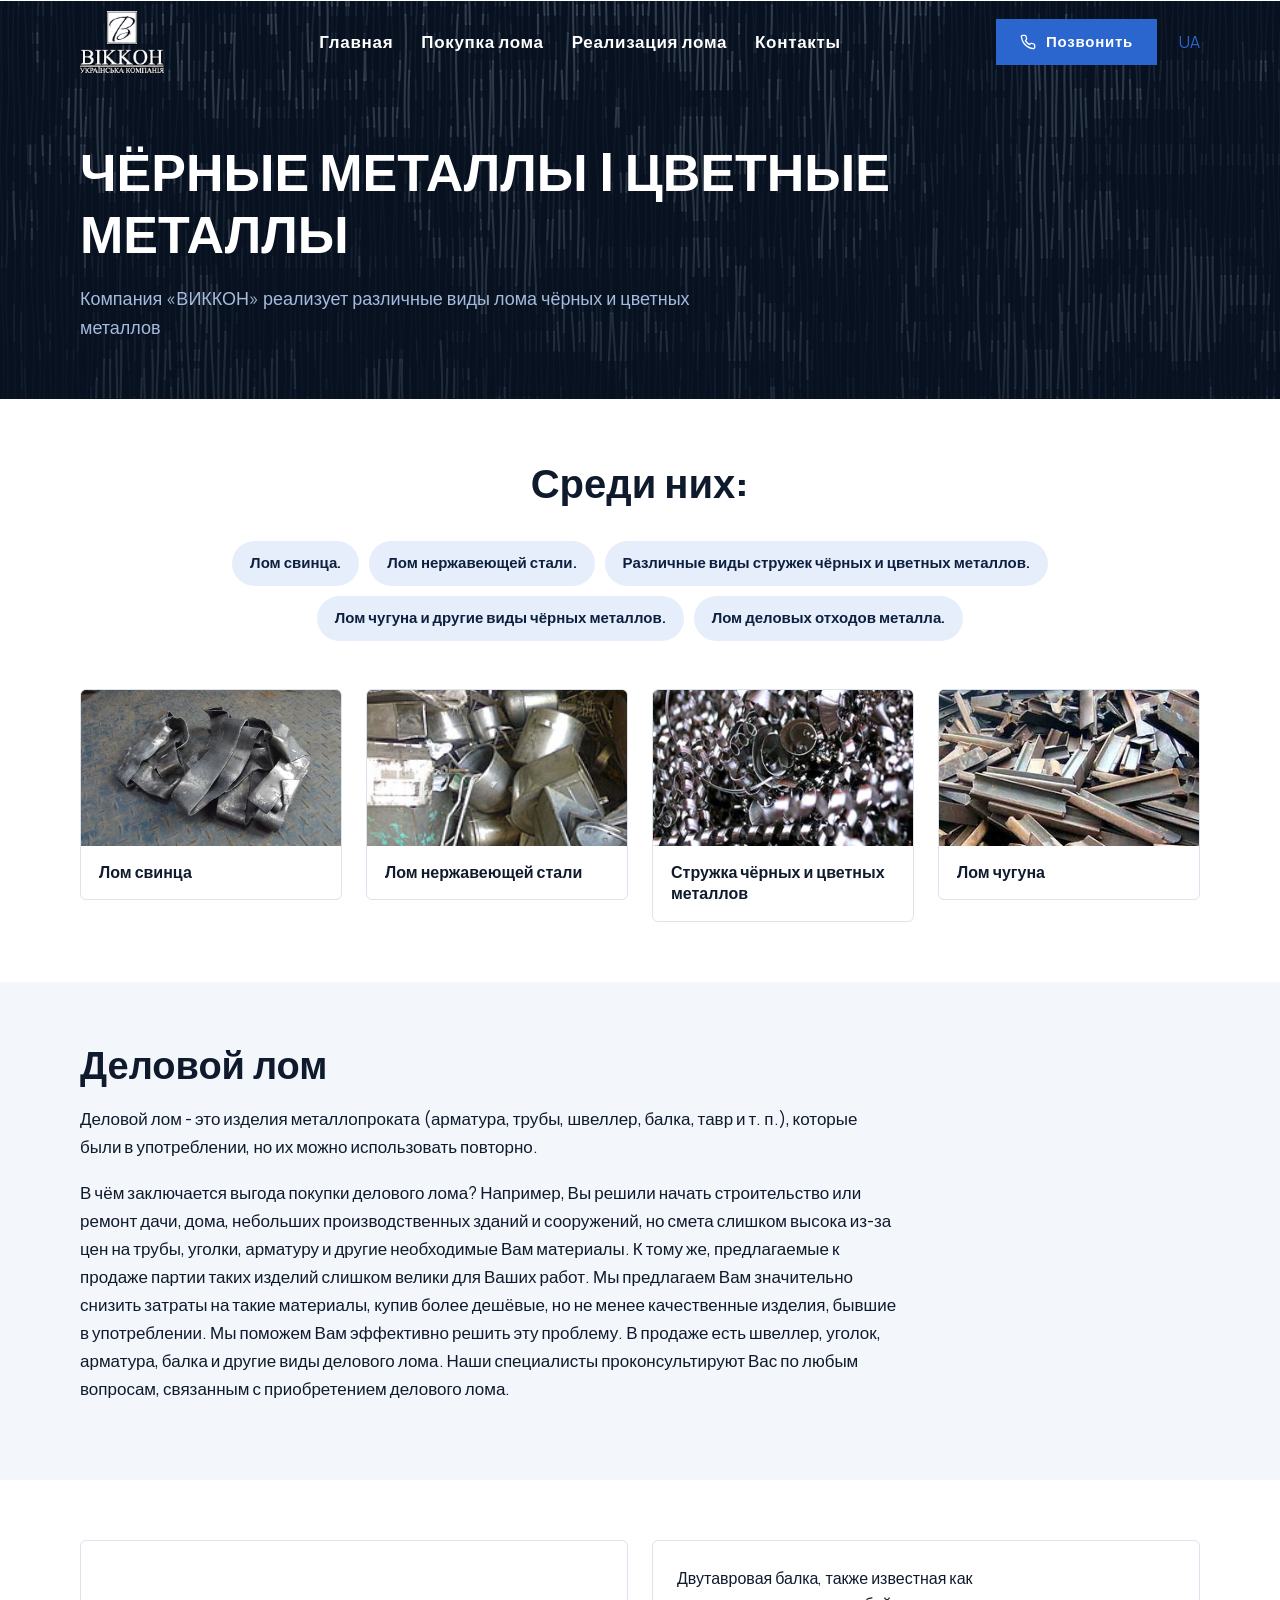
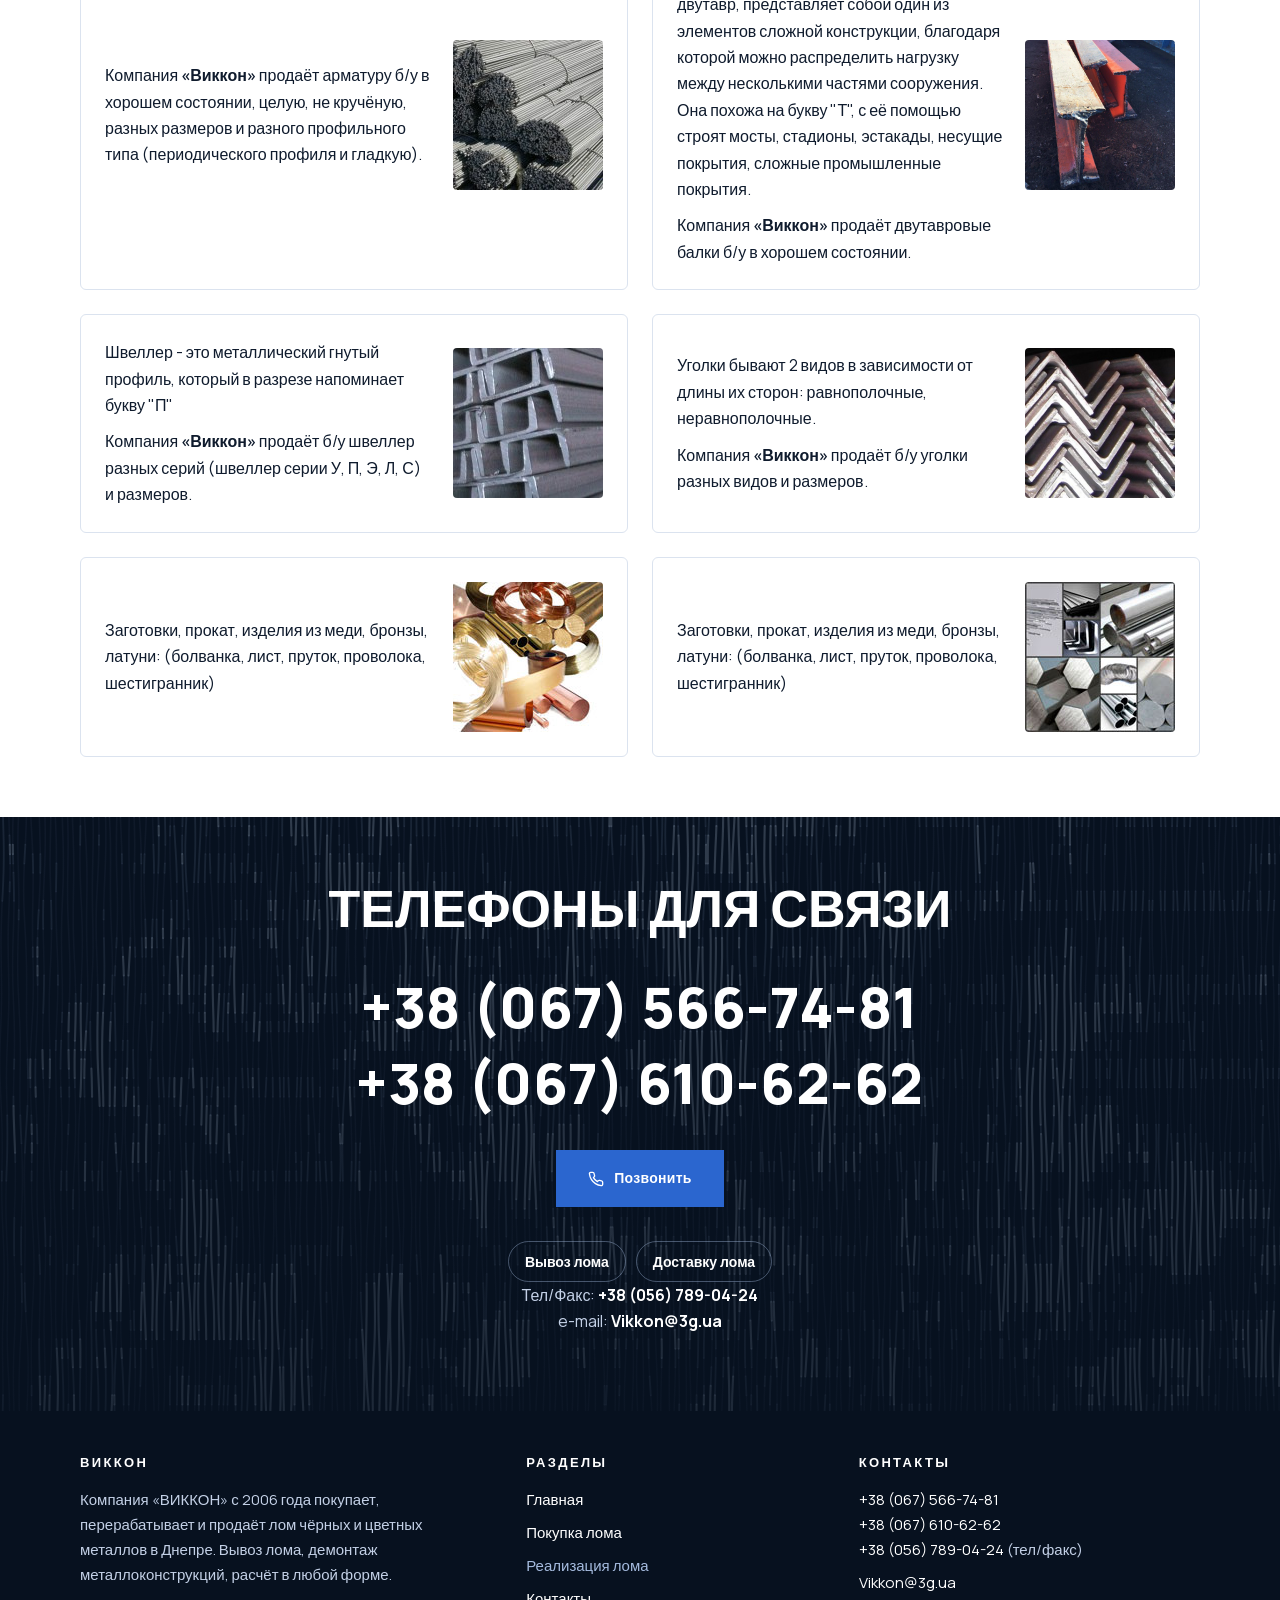
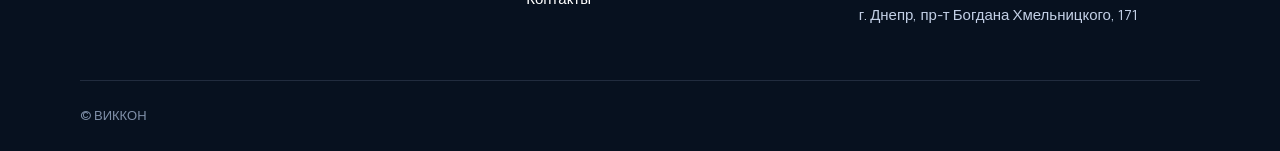
<file: rus/scrap_implementation/index.html>
<!DOCTYPE html>
<html lang="ru">
<head>
	<meta charset="utf-8">
	<meta name="viewport" content="width=device-width, initial-scale=1, viewport-fit=cover">
	<meta name="theme-color" content="#07111f">
	<title>Чёрные металлы | цветные металлы - Vikkon</title>
	<meta name="description" content="Компания «ВИККОН» продаёт лом свинца, нержавеющей стали, чугуна, стружку и деловой лом: арматуру, балки, швеллер, уголки б/у.">
	<link rel="alternate" hreflang="uk" href="../../ru/scrap_implementation/">
	<link rel="alternate" hreflang="ru" href="./">
	<link rel="icon" href="../../favicon.ico" type="image/x-icon">
	<link rel="preload" href="../../assets/fonts/manrope-cyrillic.woff2" as="font" type="font/woff2" crossorigin>
	<link rel="stylesheet" href="../../assets/css/style.css">
	<script>document.documentElement.classList.add('js');</script>
	<script src="../../assets/js/site.js" defer></script>
</head>
<body id="top">
	<a class="skip-link" href="#content">Перейти к содержанию</a>

	<header class="site-header">
		<div class="container nav">
			<a class="brand" href="../" title="Главная">
				<img src="../../assets/img/theme/logo-hd.png" width="476" height="352" alt="ВИККОН — на главную">
			</a>
			<nav class="site-nav" id="site-nav" aria-label="Главное меню">
				<ul>
					<li><a href="../">Главная</a></li>
					<li><a href="../buy_scrap/">Покупка лома</a></li>
					<li><a href="./" aria-current="page">Реализация лома</a></li>
					<li><a href="../contacts/">Контакты</a></li>
				</ul>
			</nav>
			<a class="btn btn--sm nav-cta" href="tel:+380675667481"><svg width="16" height="16" viewBox="0 0 24 24" aria-hidden="true"><path d="M22 16.92v3a2 2 0 0 1-2.18 2 19.8 19.8 0 0 1-8.63-3.07 19.5 19.5 0 0 1-6-6A19.8 19.8 0 0 1 2.12 4.18 2 2 0 0 1 4.11 2h3a2 2 0 0 1 2 1.72c.13.96.36 1.9.7 2.81a2 2 0 0 1-.45 2.11L8.09 9.91a16 16 0 0 0 6 6l1.27-1.27a2 2 0 0 1 2.11-.45c.91.34 1.85.57 2.81.7A2 2 0 0 1 22 16.92z" fill="none" stroke="currentColor" stroke-width="2" stroke-linecap="round" stroke-linejoin="round"/></svg> Позвонить</a>
			<a class="lang" href="../../ru/scrap_implementation/" lang="uk" hreflang="uk" aria-label="Українська версія сайту">UA</a>
			<button class="nav-toggle" type="button" aria-expanded="false" aria-controls="site-nav" aria-label="Меню"><span></span></button>
		</div>
	</header>

	<main id="content" tabindex="-1">

		<section class="page-hero metal">
			<div class="container">
				<h1>Чёрные металлы | цветные металлы</h1>
				<p>Компания «ВИККОН» реализует различные виды лома чёрных и цветных металлов</p>
			</div>
		</section>

		<section class="section" aria-labelledby="sell-title">
			<div class="container">
				<div class="section-title">
					<h2 id="sell-title">Среди них:</h2>
				</div>
				<ul class="lead-list">
					<li>Лом свинца.</li>
					<li>Лом нержавеющей стали.</li>
					<li>Различные виды стружек чёрных и цветных металлов.</li>
					<li>Лом чугуна и другие виды чёрных металлов.</li>
					<li>Лом деловых отходов металла.</li>
				</ul>

				<ul class="gallery">
					<li>
						<figure>
							<img src="../../assets/img/content/svinetc.jpg" width="350" height="210" alt="" loading="lazy">
							<figcaption>Лом свинца</figcaption>
						</figure>
					</li>
					<li>
						<figure>
							<img src="../../assets/img/content/nerj.jpg" width="350" height="210" alt="" loading="lazy">
							<figcaption>Лом нержавеющей стали</figcaption>
						</figure>
					</li>
					<li>
						<figure>
							<img src="../../assets/img/content/strujka.jpg" width="350" height="210" alt="" loading="lazy">
							<figcaption>Стружка чёрных и цветных металлов</figcaption>
						</figure>
					</li>
					<li>
						<figure>
							<img src="../../assets/img/content/tchugun.jpg" width="350" height="210" alt="" loading="lazy">
							<figcaption>Лом чугуна</figcaption>
						</figure>
					</li>
				</ul>
			</div>
		</section>

		<section class="section section--soft" aria-labelledby="business-scrap-title">
			<div class="container">
				<div class="prose">
					<h2 id="business-scrap-title">Деловой лом</h2>
					<p>Деловой лом - это изделия металлопроката (арматура, трубы, швеллер, балка, тавр и т. п.), которые были в употреблении, но их можно использовать повторно.</p>
					<p>В чём заключается выгода покупки делового лома? Например, Вы решили начать строительство или ремонт дачи, дома, небольших производственных зданий и сооружений, но смета слишком высока из-за цен на трубы, уголки, арматуру и другие необходимые Вам материалы. К тому же, предлагаемые к продаже партии таких изделий слишком велики для Ваших работ. Мы предлагаем Вам значительно снизить затраты на такие материалы, купив более дешёвые, но не менее качественные изделия, бывшие в употреблении. Мы поможем Вам эффективно решить эту проблему. В продаже есть швеллер, уголок, арматура, балка и другие виды делового лома. Наши специалисты проконсультируют Вас по любым вопросам, связанным с приобретением делового лома.</p>
				</div>
			</div>
		</section>

		<section class="section" aria-label="Деловой лом в продаже">
			<div class="container">
				<ul class="products">
					<li>
						<div>
							<p>Компания <strong>«Виккон»</strong> продаёт арматуру б/у в хорошем состоянии, целую, не кручёную, разных размеров и разного профильного типа (периодического профиля и гладкую).</p>
						</div>
						<img src="../../assets/img/content/armatura.jpeg" width="150" height="150" alt="Арматура б/у" loading="lazy">
					</li>
					<li>
						<div>
							<p>Двутавровая балка, также известная как двутавр, представляет собой один из элементов сложной конструкции, благодаря которой можно распределить нагрузку между несколькими частями сооружения. Она похожа на букву "Т", с её помощью строят мосты, стадионы, эстакады, несущие покрытия, сложные промышленные покрытия.</p>
							<p>Компания <strong>«Виккон»</strong> продаёт двутавровые балки б/у в хорошем состоянии.</p>
						</div>
						<img src="../../assets/img/content/balki-1.jpg" width="150" height="150" alt="Двутавровые балки б/у" loading="lazy">
					</li>
					<li>
						<div>
							<p>Швеллер - это металлический гнутый профиль, который в разрезе напоминает букву "П"</p>
							<p>Компания <strong>«Виккон»</strong> продаёт б/у швеллер разных серий (швеллер серии У, П, Э, Л, С) и размеров.</p>
						</div>
						<img src="../../assets/img/content/shveller.jpg" width="150" height="150" alt="Швеллер б/у" loading="lazy">
					</li>
					<li>
						<div>
							<p>Уголки бывают 2 видов в зависимости от длины их сторон: равнополочные, неравнополочные.</p>
							<p>Компания <strong>«Виккон»</strong> продаёт б/у уголки разных видов и размеров.</p>
						</div>
						<img src="../../assets/img/content/ygolok.jpeg" width="150" height="150" alt="Металлический уголок б/у" loading="lazy">
					</li>
					<li>
						<div>
							<p>Заготовки, прокат, изделия из меди, бронзы, латуни: (болванка, лист, пруток, проволока, шестигранник)</p>
						</div>
						<img src="../../assets/img/content/med-latun-bronza.jpg" width="150" height="150" alt="Изделия из меди, бронзы, латуни" loading="lazy">
					</li>
					<li>
						<div>
							<p>Заготовки, прокат, изделия из меди, бронзы, латуни: (болванка, лист, пруток, проволока, шестигранник)</p>
						</div>
						<img src="../../assets/img/content/al-titan-nerj.jpg" width="150" height="150" alt="Изделия из алюминия, титана, нержавеющей стали" loading="lazy">
					</li>
				</ul>
			</div>
		</section>

		<section class="cta metal" id="contact" aria-labelledby="cta-title">
			<div class="container">
				<h2 id="cta-title">Телефоны для связи</h2>
				<ul class="cta-phones">
					<li><a href="tel:+380675667481">+38 (067) 566-74-81</a></li>
					<li><a href="tel:+380676106262">+38 (067) 610-62-62</a></li>
				</ul>
				<p><a class="btn" href="tel:+380675667481"><svg width="16" height="16" viewBox="0 0 24 24" aria-hidden="true"><path d="M22 16.92v3a2 2 0 0 1-2.18 2 19.8 19.8 0 0 1-8.63-3.07 19.5 19.5 0 0 1-6-6A19.8 19.8 0 0 1 2.12 4.18 2 2 0 0 1 4.11 2h3a2 2 0 0 1 2 1.72c.13.96.36 1.9.7 2.81a2 2 0 0 1-.45 2.11L8.09 9.91a16 16 0 0 0 6 6l1.27-1.27a2 2 0 0 1 2.11-.45c.91.34 1.85.57 2.81.7A2 2 0 0 1 22 16.92z" fill="none" stroke="currentColor" stroke-width="2" stroke-linecap="round" stroke-linejoin="round"/></svg> Позвонить</a></p>
				<div class="cta-extra">
					<p class="visually-hidden">Дополнительно предоставляем:</p>
					<ul class="chips" aria-label="Дополнительно предоставляем">
						<li>Вывоз лома</li>
						<li>Доставку лома</li>
					</ul>
					<p>Тел/Факс: <a href="tel:+380567890424">+38 (056) 789-04-24</a><br>
					e-mail: <a href="mailto:Vikkon@3g.ua">Vikkon@3g.ua</a></p>
				</div>
			</div>
		</section>
	</main>

	<footer class="site-footer">
		<div class="container">
			<div class="footer-grid">
				<div>
					<h2>ВИККОН</h2>
					<p>Компания «ВИККОН» с 2006 года покупает, перерабатывает и продаёт лом чёрных и цветных металлов в Днепре. Вывоз лома, демонтаж металлоконструкций, расчёт в любой форме.</p>
				</div>
				<nav aria-label="Меню в подвале">
					<h2>Разделы</h2>
					<ul>
						<li><a href="../">Главная</a></li>
						<li><a href="../buy_scrap/">Покупка лома</a></li>
						<li><a href="./" aria-current="page">Реализация лома</a></li>
						<li><a href="../contacts/">Контакты</a></li>
					</ul>
				</nav>
				<div>
					<h2>Контакты</h2>
					<p><a href="tel:+380675667481">+38 (067) 566-74-81</a><br>
					<a href="tel:+380676106262">+38 (067) 610-62-62</a><br>
					<a href="tel:+380567890424">+38 (056) 789-04-24</a> (тел/факс)</p>
					<p><a href="mailto:Vikkon@3g.ua">Vikkon@3g.ua</a></p>
					<p>г. Днепр, пр-т Богдана Хмельницкого, 171</p>
				</div>
			</div>
			<div class="footer-bottom">
				<span>&copy; ВИККОН</span>
			</div>
		</div>
	</footer>

	<a class="to-top" href="#top" aria-label="Наверх"><span aria-hidden="true">&uarr;</span><span aria-hidden="true">Вверх</span></a>
</body>
</html>
</file>
<file: assets/css/style.css>
@charset "utf-8";
/*
 * ВІККОН — стили сайта.
 * Макет: тёмная шапка и hero, крупная типографика, карточки, тёмный блок
 * с телефонами и тёмный подвал. Палитра — фирменная синяя (из логотипа,
 * шапки и иконок старого сайта).
 */

/* ---------- Шрифт Manrope (самохостинг, переменный) ---------- */

@font-face {
	font-family: "Manrope";
	font-style: normal;
	font-weight: 400 800;
	font-display: swap;
	src: url(../fonts/manrope-cyrillic-ext.woff2) format("woff2");
	unicode-range: U+0460-052F, U+1C80-1C8A, U+20B4, U+2DE0-2DFF, U+A640-A69F, U+FE2E-FE2F;
}
@font-face {
	font-family: "Manrope";
	font-style: normal;
	font-weight: 400 800;
	font-display: swap;
	src: url(../fonts/manrope-cyrillic.woff2) format("woff2");
	unicode-range: U+0301, U+0400-045F, U+0490-0491, U+04B0-04B1, U+2116;
}
@font-face {
	font-family: "Manrope";
	font-style: normal;
	font-weight: 400 800;
	font-display: swap;
	src: url(../fonts/manrope-latin-ext.woff2) format("woff2");
	unicode-range: U+0100-02BA, U+02BD-02C5, U+02C7-02CC, U+02CE-02D7, U+02DD-02FF, U+0304, U+0308, U+0329, U+1D00-1DBF, U+1E00-1E9F, U+1EF2-1EFF, U+2020, U+20A0-20AB, U+20AD-20C0, U+2113, U+2C60-2C7F, U+A720-A7FF;
}
@font-face {
	font-family: "Manrope";
	font-style: normal;
	font-weight: 400 800;
	font-display: swap;
	src: url(../fonts/manrope-latin.woff2) format("woff2");
	unicode-range: U+0000-00FF, U+0131, U+0152-0153, U+02BB-02BC, U+02C6, U+02DA, U+02DC, U+0304, U+0308, U+0329, U+2000-206F, U+20AC, U+2122, U+2191, U+2193, U+2212, U+2215, U+FEFF, U+FFFD;
}

/* Garamond для названия компании в первом экране (самохостинг EB Garamond) */
@font-face {
	font-family: "EB Garamond";
	font-style: normal;
	font-weight: 700;
	font-display: swap;
	src: url(../fonts/eb-garamond-cyrillic.woff2) format("woff2");
	unicode-range: U+0301, U+0400-045F, U+0490-0491, U+04B0-04B1, U+2116;
}
@font-face {
	font-family: "EB Garamond";
	font-style: normal;
	font-weight: 700;
	font-display: swap;
	src: url(../fonts/eb-garamond-latin.woff2) format("woff2");
	unicode-range: U+0000-00FF, U+0131, U+0152-0153, U+02BB-02BC, U+02C6, U+02DA, U+02DC, U+0304, U+0308, U+0329, U+2000-206F, U+20AC, U+2122, U+2191, U+2193, U+2212, U+2215, U+FEFF, U+FFFD;
}

/* ---------- Переменные ---------- */

:root {
	--navy-950: #07111f;
	--navy-900: #0a1a30;
	--navy-800: #0d203f;
	--navy-700: #16315a;
	--blue-600: #2b66cf;
	--blue-500: #3d7fe6;
	--blue-300: #a5bbde;
	--blue-100: #e6eefb;
	--ink: #0f1b2d;
	--muted: #55657c;
	--line: #dbe3ef;
	--soft: #f3f6fb;
	--white: #fff;
	--radius: 6px;
	--container: 1120px;
	--header-h: 84px;
	--header-btn: 46px;
	--font: "Manrope", "Segoe UI", Roboto, "Helvetica Neue", Arial, sans-serif;
}

/* ---------- База ---------- */

*,
*::before,
*::after {
	box-sizing: border-box;
}

html {
	scroll-behavior: smooth;
	scroll-padding-top: calc(var(--header-h) + 8px);
	-webkit-text-size-adjust: 100%;
}

body {
	margin: 0;
	background: var(--white);
	color: var(--ink);
	font-family: var(--font);
	font-size: 16px;
	line-height: 1.65;
}

img {
	max-width: 100%;
	height: auto;
	border: 0;
}

a {
	color: var(--blue-600);
	text-decoration: none;
}
a:hover {
	color: var(--navy-700);
}

h1,
h2,
h3,
h4 {
	margin: 0;
	line-height: 1.2;
	font-weight: 800;
}

p {
	margin: 0 0 1em;
}

ul {
	margin: 0;
	padding: 0;
}

:focus-visible {
	outline: 3px solid var(--blue-300);
	outline-offset: 2px;
}

.container {
	width: 100%;
	max-width: calc(var(--container) + 40px);
	margin: 0 auto;
	padding: 0 20px;
}

.visually-hidden {
	position: absolute !important;
	width: 1px;
	height: 1px;
	margin: -1px;
	padding: 0;
	overflow: hidden;
	clip: rect(0 0 0 0);
	clip-path: inset(50%);
	white-space: nowrap;
	border: 0;
}

.skip-link {
	position: absolute;
	top: -100px;
	left: 10px;
	z-index: 200;
	padding: 8px 14px;
	background: var(--blue-600);
	color: #fff;
	font-size: 14px;
}
.skip-link:focus {
	top: 10px;
	color: #fff;
}

/* ---------- Кнопки ---------- */

.btn {
	display: inline-flex;
	align-items: center;
	gap: 10px;
	padding: 18px 30px;
	border: 2px solid var(--blue-600);
	border-radius: 0;
	background: var(--blue-600);
	color: #fff;
	font: inherit;
	font-size: 14px;
	font-weight: 700;
	letter-spacing: 0.02em;
	line-height: 1.2;
	text-align: center;
	cursor: pointer;
	transition: background 0.2s, border-color 0.2s, color 0.2s;
}
.btn:hover {
	border-color: var(--blue-500);
	background: var(--blue-500);
	color: #fff;
}
.btn--ghost {
	border-color: rgba(255, 255, 255, 0.35);
	background: transparent;
}
.btn--ghost:hover {
	border-color: #fff;
	background: rgba(255, 255, 255, 0.08);
}
.btn--sm {
	padding: 14px 22px;
	font-size: 13px;
}
.btn svg {
	flex: none;
}

/* ---------- Металлический фон (первый экран, шапка, блок контактов) ---------- */

/* Не фотография, а векторный рисунок: тёмный фон и более светлые полосы-пластины,
   снятые как трафарет с фото металла. Фон статичный, при прокрутке не меняется. */
.metal {
	position: relative;
	isolation: isolate;
	overflow: hidden;
	background: var(--navy-950);
}
.metal::before,
.metal::after {
	content: "";
	position: absolute;
	inset: 0;
	pointer-events: none;
}
.metal::before {
	z-index: -2;
	background: var(--navy-950) url(../img/theme/metal-lines.svg) center / cover no-repeat;
}
.metal::after {
	z-index: -1;
	background: linear-gradient(180deg, rgba(7, 17, 31, 0.1), rgba(7, 17, 31, 0.5));
}
.metal > .container {
	position: relative;
}

/* ---------- Шапка ---------- */

/* Вверху страницы шапка прозрачная — под ней виден паттерн первого экрана;
   при прокрутке заливается фоном сайта. Без JS — сразу залита. */
.js {
	--scroll: 0;
}
.site-header {
	position: sticky;
	top: 0;
	z-index: 100;
	background: rgb(7 17 31 / var(--scroll, 1));
	border-bottom: 1px solid rgb(165 187 222 / calc(0.14 * var(--scroll, 1)));
}
.site-header.menu-open {
	background: var(--navy-950);
}

.nav {
	display: flex;
	align-items: center;
	gap: 22px;
	min-height: var(--header-h);
}

.brand {
	display: block;
	flex: none;
	line-height: 0;
}
.brand img {
	display: block;
	width: 84px;
	height: auto;
}

.site-nav {
	margin-inline: auto;
}
.site-nav ul {
	display: flex;
	gap: 4px;
	list-style: none;
}
.site-nav a {
	display: block;
	padding: 10px 12px;
	color: #fff;
	font-size: 17px;
	font-weight: 600;
	letter-spacing: 0.04em;
	white-space: nowrap;
}
.site-nav a:hover {
	color: var(--blue-300);
}
/* Текущий раздел страницы (ставит site.js при прокрутке) */
.site-nav a.is-active {
	color: var(--blue-300);
	box-shadow: inset 0 -2px 0 var(--blue-500);
}

.site-header .nav-cta {
	height: var(--header-btn);
	padding-block: 0;
	font-size: 15px;
	letter-spacing: 0.05em;
}

.nav-toggle {
	display: none;
	flex: none;
	width: var(--header-btn);
	height: var(--header-btn);
	padding: 0;
	border: 1px solid rgba(255, 255, 255, 0.25);
	background: transparent;
	color: #fff;
	cursor: pointer;
}
.nav-toggle span,
.nav-toggle span::before,
.nav-toggle span::after {
	display: block;
	width: 20px;
	height: 2px;
	margin: 0 auto;
	background: currentColor;
	transition: transform 0.2s, opacity 0.2s;
}
.nav-toggle span {
	position: relative;
}
.nav-toggle span::before,
.nav-toggle span::after {
	content: "";
	position: absolute;
	left: 0;
}
.nav-toggle span::before {
	top: -7px;
}
.nav-toggle span::after {
	top: 7px;
}
.nav-toggle[aria-expanded="true"] span {
	background: transparent;
}
.nav-toggle[aria-expanded="true"] span::before {
	top: 0;
	transform: rotate(45deg);
}
.nav-toggle[aria-expanded="true"] span::after {
	top: 0;
	transform: rotate(-45deg);
}

/* ---------- Hero (главная): первый экран на всю высоту окна ---------- */

/* Flex-колонка: текст по центру оставшегося места, слайдшоу прижато к низу.
   Шапка лежит поверх первого экрана, поэтому сверху — отступ на её высоту. */
.hero {
	display: flex;
	flex-direction: column;
	min-height: 100vh;
	min-height: 100dvh;
	margin-top: calc(-1 * var(--header-h));
	padding-top: var(--header-h);
	color: #fff;
}

.hero-main {
	display: flex;
	flex: 1;
	align-items: center;
	padding-block: clamp(12px, 3vh, 40px);
}

/* Название, подпись и контакты — слева, по центру свободного места по вертикали */
.hero-text {
	max-width: 100%;
}

.eyebrow {
	margin: 0 0 14px;
	color: var(--blue-300);
	font-size: 13px;
	font-weight: 700;
	letter-spacing: 0.18em;
	text-transform: uppercase;
}

.hero h1 {
	display: flex;
	flex-direction: column;
	gap: clamp(6px, 1.4vh, 16px);
}
.hero-name {
	font-family: "EB Garamond", Garamond, serif;
	font-size: clamp(44px, min(9vw, 11vh), 116px);
	font-weight: 700;
	letter-spacing: 0.02em;
	line-height: 1;
}
/* Подпись того же размера, что и номера телефонов ниже */
.hero-kicker,
.hero-contacts {
	font-size: clamp(16px, min(1.8vw, 2.6vh), 22px);
}
.hero-kicker {
	color: var(--blue-300);
	font-weight: 700;
	letter-spacing: 0.08em;
	line-height: 1.35;
	text-transform: uppercase;
}

.hero-contacts {
	display: flex;
	flex-wrap: wrap;
	gap: 4px 30px;
	margin-top: clamp(14px, 3.4vh, 38px);
	padding-top: clamp(12px, 2.4vh, 24px);
	border-top: 1px solid rgba(165, 187, 222, 0.25);
	list-style: none;
	line-height: 1.4;
}
.hero-contacts span {
	color: var(--blue-300);
	font-weight: 600;
}
.hero-contacts a {
	color: #fff;
	font-weight: 700;
	white-space: nowrap;
}
.hero-contacts a:hover {
	color: var(--blue-300);
}

/* Слайдшоу: на всю ширину страницы, прижато к низу экрана */
.hero-visual {
	flex: none;
	width: 100%;
}
#img_top_content {
	position: relative;
	width: 100%;
	height: 56vh;
	height: 56dvh;
	overflow: hidden;
	background: var(--navy-800);
	box-shadow: 0 -10px 50px rgba(0, 0, 0, 0.35);
}
#img_top_content img {
	position: absolute;
	inset: 0;
	z-index: 8;
	width: 100%;
	height: 100%;
	max-width: none;
	object-fit: cover;
	opacity: 0;
	transition: opacity 3s;
}
#img_top_content img.active {
	z-index: 10;
	opacity: 1;
}
#img_top_content img.last-active {
	z-index: 9;
}

/* ---------- Плашка-уведомление ---------- */

.note-band {
	padding: 22px 0;
	background: var(--blue-600);
	color: #fff;
	font-size: clamp(15px, 2vw, 20px);
	font-weight: 700;
	text-align: center;
}

/* ---------- Hero внутренних страниц ---------- */

.page-hero {
	margin-top: calc(-1 * var(--header-h));
	padding: calc(var(--header-h) + 56px) 0 56px;
	color: #fff;
}
.page-hero h1 {
	max-width: 860px;
	font-size: clamp(30px, 5vw, 52px);
	text-transform: uppercase;
}
.page-hero p {
	max-width: 680px;
	margin: 18px 0 0;
	color: var(--blue-300);
	font-size: 18px;
}

/* ---------- Секции ---------- */

.section {
	padding: 60px 0;
}
.section--soft {
	background: var(--soft);
}

.section-title {
	max-width: 780px;
	margin: 0 auto 34px;
	text-align: center;
}
.section-title .eyebrow {
	margin-bottom: 12px;
	color: var(--blue-600);
}
.section-title h2 {
	font-size: clamp(26px, 4vw, 40px);
}
.section-title p {
	margin: 14px 0 0;
	color: var(--muted);
	font-size: 18px;
}

/* Переваги */

.benefits {
	display: grid;
	grid-template-columns: repeat(4, 1fr);
	gap: 24px;
	list-style: none;
}
.benefit {
	display: flex;
	flex-direction: column;
	align-items: center;
	gap: 18px;
	padding: 34px 24px;
	background: #fff;
	border: 1px solid var(--line);
	border-radius: var(--radius);
	text-align: center;
	transition: border-color 0.2s, box-shadow 0.2s, transform 0.2s;
}
.benefit:hover {
	border-color: var(--blue-300);
	box-shadow: 0 14px 34px rgba(13, 32, 63, 0.1);
	transform: translateY(-3px);
}
.benefit__icon {
	display: grid;
	place-items: center;
	width: 84px;
	height: 84px;
	background: var(--blue-100);
	border-radius: 50%;
}
.benefit__icon img {
	display: block;
}
.benefit__text {
	margin: 0;
	font-size: 15px;
	font-weight: 800;
	line-height: 1.35;
	text-transform: uppercase;
}

/* Напрямки діяльності */

.services {
	display: grid;
	grid-template-columns: repeat(3, 1fr);
	gap: 24px;
	list-style: none;
}
.service {
	display: flex;
	flex-direction: column;
	padding: 36px 32px;
	background: var(--navy-900);
	border-radius: var(--radius);
	color: #fff;
}
.service h3 {
	margin-bottom: 18px;
	padding-bottom: 18px;
	border-bottom: 1px solid rgba(165, 187, 222, 0.25);
	font-size: clamp(24px, 2.4vw, 30px);
	line-height: 1.15;
	text-transform: uppercase;
}
.service p {
	margin: 0 0 22px;
	color: #c3d0e6;
}
.service a {
	margin-top: auto;
	color: #fff;
	font-weight: 700;
}
.service a::after {
	content: " \2192";
}
.service a:hover {
	color: var(--blue-300);
}

/* Про компанію */

.about {
	display: grid;
	grid-template-columns: minmax(0, 1fr) 300px;
	gap: 56px;
	align-items: start;
}
.about__text p {
	font-size: 17px;
}
.about__text p:first-child {
	font-size: 20px;
	font-weight: 500;
}
.about__text p:last-child {
	margin-bottom: 0;
}
.about__side {
	display: grid;
	gap: 24px;
}
.facts {
	padding: 28px;
	background: var(--navy-900);
	border-radius: var(--radius);
	color: #fff;
	list-style: none;
}
.facts li + li {
	margin-top: 20px;
	padding-top: 20px;
	border-top: 1px solid rgba(165, 187, 222, 0.2);
}
.facts b {
	display: block;
	font-size: 32px;
	line-height: 1.1;
}
.facts span {
	color: var(--blue-300);
	font-size: 14px;
}
.awards {
	margin: 0;
	text-align: center;
}
.awards img {
	display: block;
	margin: 0 auto;
	border-radius: 14px;
}

/* Картинка, которая открывается на весь экран */
.zoom {
	display: inline-block;
	padding: 0;
	border: 0;
	background: none;
	border-radius: 14px;
	cursor: zoom-in;
	transition: transform 0.2s, box-shadow 0.2s;
}
.zoom:hover {
	box-shadow: 0 14px 34px rgba(13, 32, 63, 0.25);
	transform: translateY(-3px);
}
.lightbox {
	position: fixed;
	inset: 0;
	z-index: 300;
	display: flex;
	align-items: center;
	justify-content: center;
	padding: 20px;
	border: 0;
	background: rgba(7, 17, 31, 0.92);
	cursor: zoom-out;
}
.lightbox[hidden] {
	display: none;
}
.lightbox img {
	display: block;
	max-width: 100%;
	max-height: 100%;
	width: auto;
	height: auto;
	border-radius: 14px;
}

/* ---------- Блок с телефонами ---------- */

.cta {
	padding: 60px 0;
	color: #fff;
	text-align: center;
}

/* Контакты внутри тёмного блока: карточки и карты проезда */
.cta .eyebrow {
	margin-bottom: 10px;
}
.cta .chips {
	margin-bottom: 0;
}
.cta .contact-cards {
	margin-top: 40px;
	text-align: left;
}
.cta .contact-card {
	background: rgba(255, 255, 255, 0.05);
	border-color: rgba(165, 187, 222, 0.25);
	color: #dfe7f5;
}
.cta .contact-card h3,
.cta .location h3 {
	color: var(--blue-300);
}
.cta .contact-card a,
.cta .location a {
	color: #fff;
}
.cta .contact-card a:hover,
.cta .location a:hover {
	color: var(--blue-300);
}
.cta .location {
	margin-top: 44px;
	color: #dfe7f5;
	text-align: left;
}
.cta .location h2 {
	font-size: clamp(22px, 3vw, 30px);
	text-transform: none;
}
.cta .location__map {
	border-color: rgba(165, 187, 222, 0.25);
}
.cta h2 {
	font-size: clamp(28px, 5vw, 52px);
	text-transform: uppercase;
}
.cta-phones {
	margin: 30px 0;
	list-style: none;
}
.cta-phones a {
	color: #fff;
	font-size: clamp(28px, 6vw, 56px);
	font-weight: 800;
	line-height: 1.35;
	letter-spacing: 0.01em;
}
.cta-phones a:hover {
	color: var(--blue-300);
}
.cta-extra {
	margin: 34px auto 0;
	max-width: 640px;
	color: #c3d0e6;
	font-size: 16px;
}
.cta-extra a {
	color: #fff;
	font-weight: 700;
}
.cta-extra a:hover {
	color: var(--blue-300);
}
.chips {
	display: flex;
	flex-wrap: wrap;
	justify-content: center;
	gap: 10px;
	margin: 0 0 18px;
	list-style: none;
}
.chips li {
	padding: 8px 16px;
	border: 1px solid rgba(165, 187, 222, 0.4);
	border-radius: 100px;
	color: #fff;
	font-size: 14px;
	font-weight: 600;
}

/* ---------- Подвал ---------- */

.site-footer {
	padding: 44px 0 24px;
	background: var(--navy-950);
	color: #c3d0e6;
	font-size: 15px;
}
.footer-grid {
	display: grid;
	grid-template-columns: 1.4fr 1fr 1.2fr;
	gap: 48px;
	padding-bottom: 44px;
}
.site-footer h2 {
	margin-bottom: 18px;
	color: #fff;
	font-size: 13px;
	letter-spacing: 0.18em;
	text-transform: uppercase;
}
.site-footer p {
	margin: 0 0 8px;
}
.site-footer ul {
	list-style: none;
}
.site-footer li {
	margin: 0 0 8px;
}
.site-footer a {
	color: #fff;
}
.site-footer a:hover {
	color: var(--blue-300);
}
.site-footer a[aria-current="page"] {
	color: var(--blue-300);
}
/* Подвал одностраничной версии: о компании, разделы в ряд, строка с названием */
.footer-about {
	max-width: 680px;
	margin: 0 auto 30px;
	text-align: center;
}
.footer-about h2 {
	margin-bottom: 12px;
}
.footer-nav {
	padding-bottom: 32px;
	text-align: center;
}
.footer-nav h2 {
	margin-bottom: 14px;
}
.footer-nav ul {
	display: flex;
	flex-wrap: wrap;
	justify-content: center;
	gap: 6px 30px;
}
.footer-nav li {
	margin: 0;
}

/* Переключатель языка в подвале, под разделами */
.lang-toggle {
	display: inline-flex;
	margin-top: 22px;
	border: 1px solid rgba(255, 255, 255, 0.3);
}
.lang-toggle a {
	padding: 10px 16px;
	color: #fff;
	font-size: 13px;
	font-weight: 800;
	letter-spacing: 0.08em;
	line-height: 1;
}
.lang-toggle a:hover {
	background: rgba(255, 255, 255, 0.12);
	color: #fff;
}
.site-footer .lang-toggle a[aria-current="true"] {
	background: #fff;
	color: var(--navy-950);
}

.footer-bottom {
	display: flex;
	flex-wrap: wrap;
	justify-content: space-between;
	gap: 8px 24px;
	padding-top: 24px;
	border-top: 1px solid rgba(165, 187, 222, 0.16);
	color: #7f8fa8;
	font-size: 13px;
}
.footer-bottom a {
	color: #7f8fa8;
}
.footer-bottom a:hover {
	color: #fff;
}

/* Кнопка «вгору» */
.to-top {
	position: fixed;
	right: 22px;
	bottom: 22px;
	z-index: 90;
	display: flex;
	flex-direction: column;
	align-items: center;
	justify-content: center;
	width: 62px;
	height: 62px;
	background: var(--blue-600);
	color: #fff;
	font-size: 11px;
	font-weight: 700;
	line-height: 1.2;
	opacity: 0;
	visibility: hidden;
	transition: opacity 0.25s, visibility 0.25s, background 0.2s;
}
.to-top.show {
	opacity: 1;
	visibility: visible;
}
.to-top:hover {
	background: var(--blue-500);
	color: #fff;
}

/* ---------- Купівля брухту: прайс ---------- */

.price-meta {
	display: flex;
	flex-wrap: wrap;
	gap: 12px 28px;
	margin: 0 0 28px;
	padding: 18px 24px;
	background: var(--blue-600);
	border-radius: var(--radius);
	color: #fff;
	font-weight: 600;
}
.price-meta p {
	margin: 0;
}

.table-wrap {
	overflow-x: auto;
	border: 1px solid var(--line);
	border-radius: var(--radius);
}
.price-table {
	width: 100%;
	border-collapse: collapse;
	font-size: 17px;
}
.price-table th,
.price-table td {
	padding: 14px 24px;
	border-bottom: 1px solid var(--line);
	text-align: left;
}
.price-table thead th {
	background: var(--navy-900);
	color: #fff;
	font-size: 13px;
	letter-spacing: 0.1em;
	text-transform: uppercase;
}
.price-table thead th:last-child,
.price-table td {
	text-align: right;
}
.price-table td {
	font-variant-numeric: tabular-nums;
	font-weight: 800;
	white-space: nowrap;
}
.price-table tbody th[scope="row"] {
	font-weight: 500;
}
.price-table tbody tr:hover th[scope="row"],
.price-table tbody tr:hover td {
	background: var(--soft);
}
.price-table th[scope="colgroup"] {
	padding: 18px 24px;
	background: var(--blue-100);
	color: var(--navy-800);
	font-size: 18px;
	font-weight: 800;
}
.price-table .empty-row {
	display: none;
}
.price-table tr:last-child > * {
	border-bottom: 0;
}

.price-notes {
	margin-top: 28px;
	color: var(--muted);
}
.price-notes p {
	margin: 0 0 6px;
}
.price-note {
	color: var(--navy-800);
	font-weight: 800;
}
/* ---------- Реалізація брухту ---------- */

.lead-list {
	display: flex;
	flex-wrap: wrap;
	justify-content: center;
	gap: 10px;
	margin: 0 0 48px;
	list-style: none;
}
.lead-list li {
	padding: 10px 18px;
	background: var(--blue-100);
	border-radius: 100px;
	color: var(--navy-800);
	font-weight: 700;
	font-size: 15px;
}

.gallery {
	display: grid;
	grid-template-columns: repeat(4, 1fr);
	gap: 24px;
	list-style: none;
}
.gallery figure {
	margin: 0;
	overflow: hidden;
	background: #fff;
	border: 1px solid var(--line);
	border-radius: var(--radius);
}
.gallery img {
	display: block;
	width: 100%;
	aspect-ratio: 5 / 3;
	object-fit: cover;
}
.gallery figcaption {
	padding: 16px 18px;
	font-weight: 800;
	line-height: 1.35;
}

.prose {
	max-width: 820px;
}
.prose h2 {
	margin-bottom: 18px;
	font-size: clamp(26px, 4vw, 38px);
}
.prose p {
	font-size: 17px;
}

.products {
	display: grid;
	grid-template-columns: repeat(2, 1fr);
	gap: 24px;
	list-style: none;
}
.products li {
	display: grid;
	grid-template-columns: 1fr 150px;
	gap: 22px;
	align-items: center;
	padding: 24px;
	background: #fff;
	border: 1px solid var(--line);
	border-radius: var(--radius);
}
.products p {
	margin: 0 0 10px;
}
.products p:last-child {
	margin-bottom: 0;
}
.products img {
	display: block;
	width: 150px;
	height: 150px;
	object-fit: cover;
	border-radius: 4px;
}

/* ---------- Контакти ---------- */

.contact-cards {
	display: grid;
	grid-template-columns: repeat(3, 1fr);
	gap: 24px;
}
.contact-card {
	padding: 30px 28px;
	background: #fff;
	border: 1px solid var(--line);
	border-radius: var(--radius);
}
.contact-card h2,
.contact-card h3 {
	margin-bottom: 14px;
	color: var(--blue-600);
	font-size: 13px;
	letter-spacing: 0.16em;
	text-transform: uppercase;
}
.contact-card p,
.contact-card li {
	margin: 0 0 6px;
}
.contact-card ul {
	list-style: none;
}
.contact-card a {
	color: var(--ink);
	font-weight: 800;
	font-size: 19px;
}
.contact-card a:hover {
	color: var(--blue-600);
}
.contact-card .contact-card__next {
	margin-top: 22px;
}
.contact-card .contact-email-main a {
	font-size: 17px;
}
.contact-card address {
	font-style: normal;
}

.location {
	display: grid;
	grid-template-columns: minmax(0, 340px) minmax(0, 1fr);
	gap: 40px;
	align-items: start;
	margin-top: 64px;
}
.location h2 {
	margin-bottom: 14px;
	font-size: clamp(24px, 3.4vw, 32px);
}
.location address {
	margin: 0 0 18px;
	font-style: normal;
	font-weight: 600;
}
.location ul {
	margin: 0 0 14px;
	list-style: none;
}
.location li {
	margin-bottom: 4px;
}
.location h3 {
	margin: 18px 0 6px;
	color: var(--blue-600);
	font-size: 13px;
	letter-spacing: 0.16em;
	text-transform: uppercase;
}
.location a {
	color: var(--ink);
	font-weight: 800;
}
.location a:hover {
	color: var(--blue-600);
}
.location__map {
	margin: 0;
	overflow: hidden;
	border: 1px solid var(--line);
	border-radius: var(--radius);
}
.location__map img {
	display: block;
	width: 100%;
}

/* ---------- Адаптив ---------- */

@media (max-width: 1000px) {
	.benefits {
		grid-template-columns: repeat(2, 1fr);
	}
	.gallery {
		grid-template-columns: repeat(2, 1fr);
	}
	.services {
		grid-template-columns: 1fr;
	}
	.about {
		grid-template-columns: 1fr;
		gap: 40px;
	}
	.about__side {
		grid-template-columns: 1fr 220px;
		align-items: stretch;
	}
	.facts {
		display: flex;
		flex-direction: column;
		justify-content: center;
	}
	.contact-cards {
		grid-template-columns: 1fr;
	}
	.products {
		grid-template-columns: 1fr;
	}
	.footer-grid {
		grid-template-columns: 1fr 1fr;
	}
	.footer-grid > :first-child {
		grid-column: 1 / -1;
	}
}

/* Планшет и телефон: меню сворачивается, первый экран — в один столбец */
@media (max-width: 1040px) {
	:root {
		--header-h: 72px;
	}
	.nav {
		flex-wrap: wrap;
		align-content: flex-start;
		gap: 0 12px;
	}
	/* Первая строка шапки всегда высотой с шапку, даже при раскрытом меню */
	.brand {
		display: flex;
		align-items: center;
		height: var(--header-h);
	}
	.brand img {
		width: 68px;
	}
	/* Кнопка звонка остаётся в шапке на любом экране */
	.site-header .nav-cta {
		width: auto;
		margin-left: auto;
		padding-inline: 14px;
	}

	.site-nav {
		flex-basis: 100%;
		order: 5;
		margin: 0;
	}
	.site-nav ul {
		flex-direction: column;
		gap: 0;
		padding-bottom: 12px;
	}
	.site-nav a {
		padding: 14px 4px;
		border-top: 1px solid rgba(165, 187, 222, 0.14);
	}
	.site-nav a.is-active {
		box-shadow: none;
	}

	.js .nav-toggle {
		display: block;
	}
	.js .site-nav {
		display: none;
	}
	.js .site-nav.open {
		display: block;
	}
}

@media (max-width: 900px) {
	.location {
		grid-template-columns: 1fr;
		gap: 24px;
		margin-top: 48px;
	}
}

/* Узкий телефон: в шапке только значок трубки */
@media (max-width: 520px) {
	.site-header .nav-cta {
		width: var(--header-btn);
		padding: 0;
		justify-content: center;
	}
	.nav-cta span {
		position: absolute;
		width: 1px;
		height: 1px;
		overflow: hidden;
		clip-path: inset(50%);
		white-space: nowrap;
	}
	.nav-cta svg {
		width: 20px;
		height: 20px;
	}
}

@media (max-width: 640px) {
	.section {
		padding: 44px 0;
	}
	.cta {
		padding: 44px 0;
	}
	.page-hero {
		padding: calc(var(--header-h) + 36px) 0 40px;
	}
	.benefits,
	.gallery,
	.footer-grid {
		grid-template-columns: 1fr;
	}
	.about__side {
		grid-template-columns: 1fr;
	}
	.products li {
		grid-template-columns: 1fr;
	}
	.products img {
		order: -1;
		width: 100%;
		height: 200px;
	}
	.price-table {
		font-size: 15px;
	}
	.price-table th,
	.price-table td {
		padding: 12px 14px;
	}
	.price-table thead th {
		white-space: nowrap;
	}
	.price-table th[scope="colgroup"] {
		padding: 14px;
		font-size: 16px;
	}
	.btn {
		width: 100%;
		justify-content: center;
	}
	.eyebrow {
		margin-bottom: 10px;
		font-size: 11px;
	}
	.to-top {
		right: 12px;
		bottom: 12px;
		width: 52px;
		height: 52px;
	}
}

/* ---------- Доступность: меньше анимации ---------- */

@media (prefers-reduced-motion: reduce) {
	html {
		scroll-behavior: auto;
	}
	#img_top_content img,
	.benefit,
	.btn {
		transition: none;
	}
}
</file>
